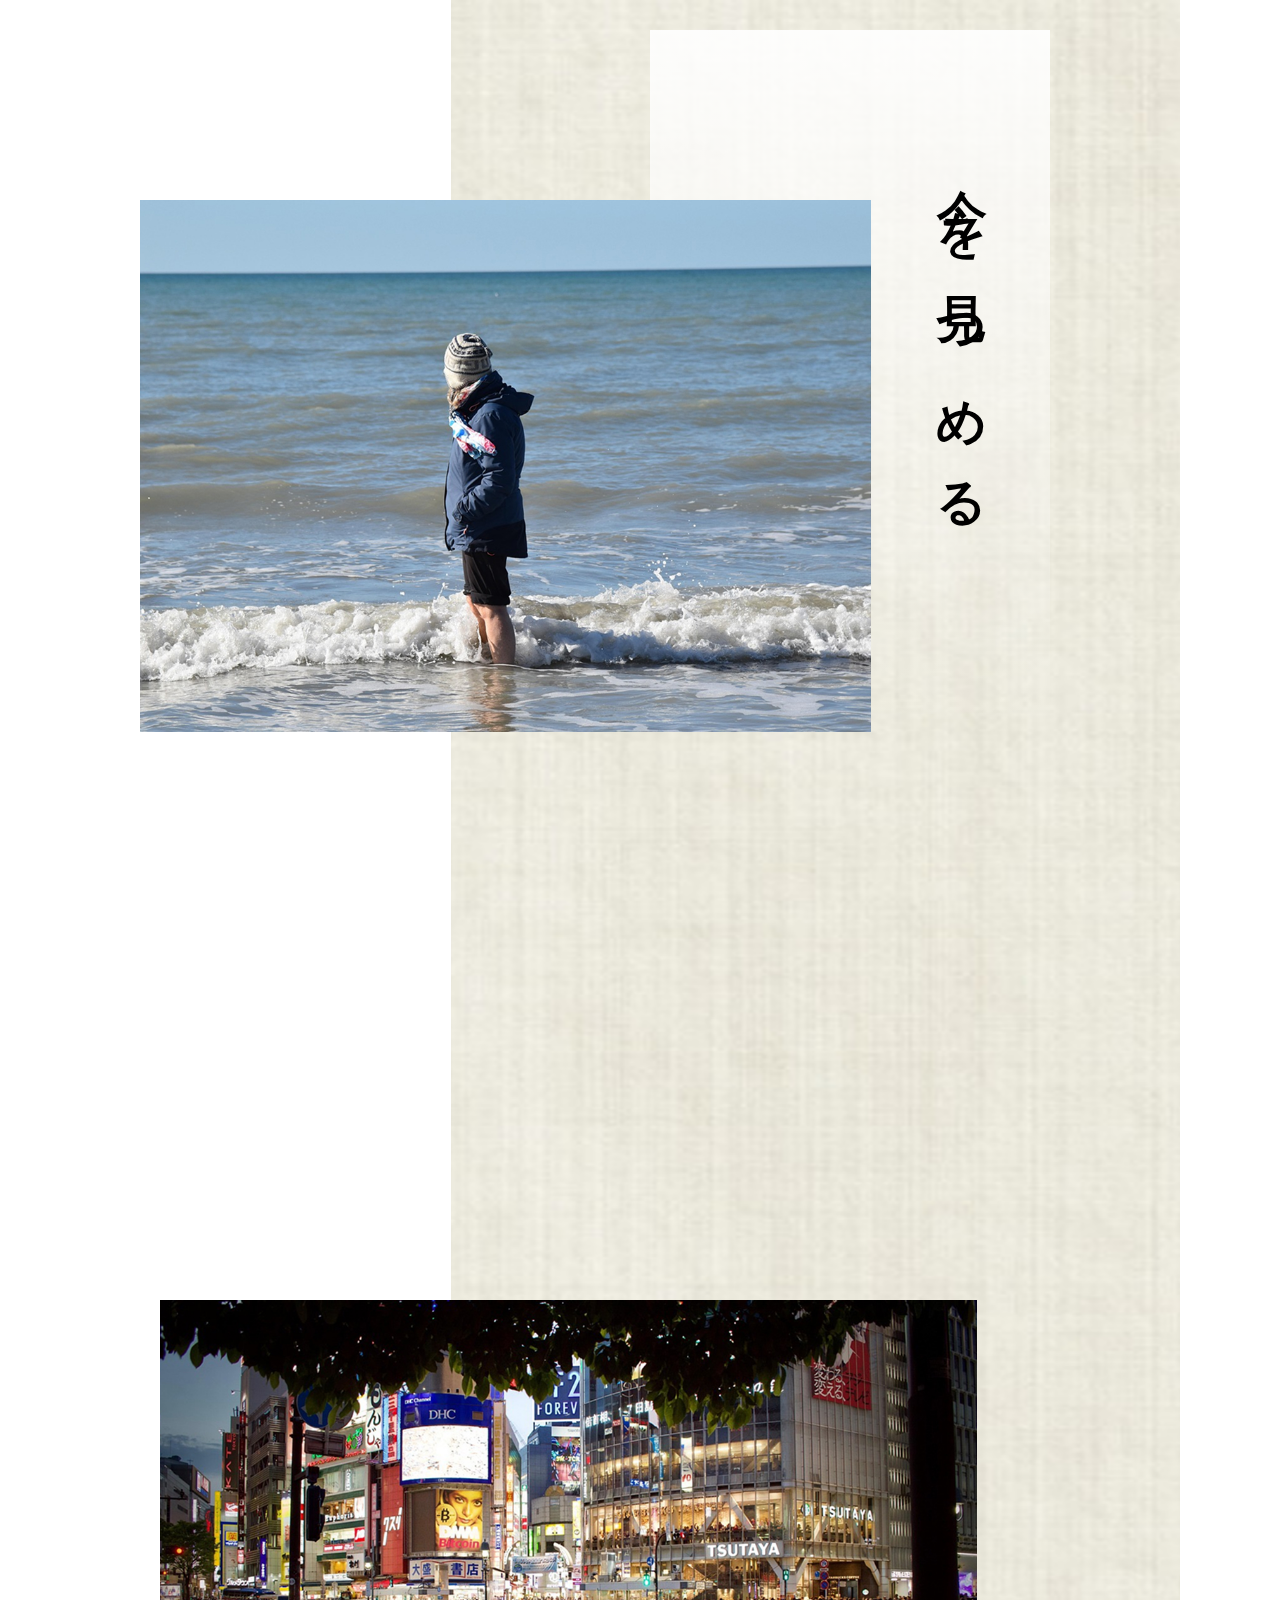
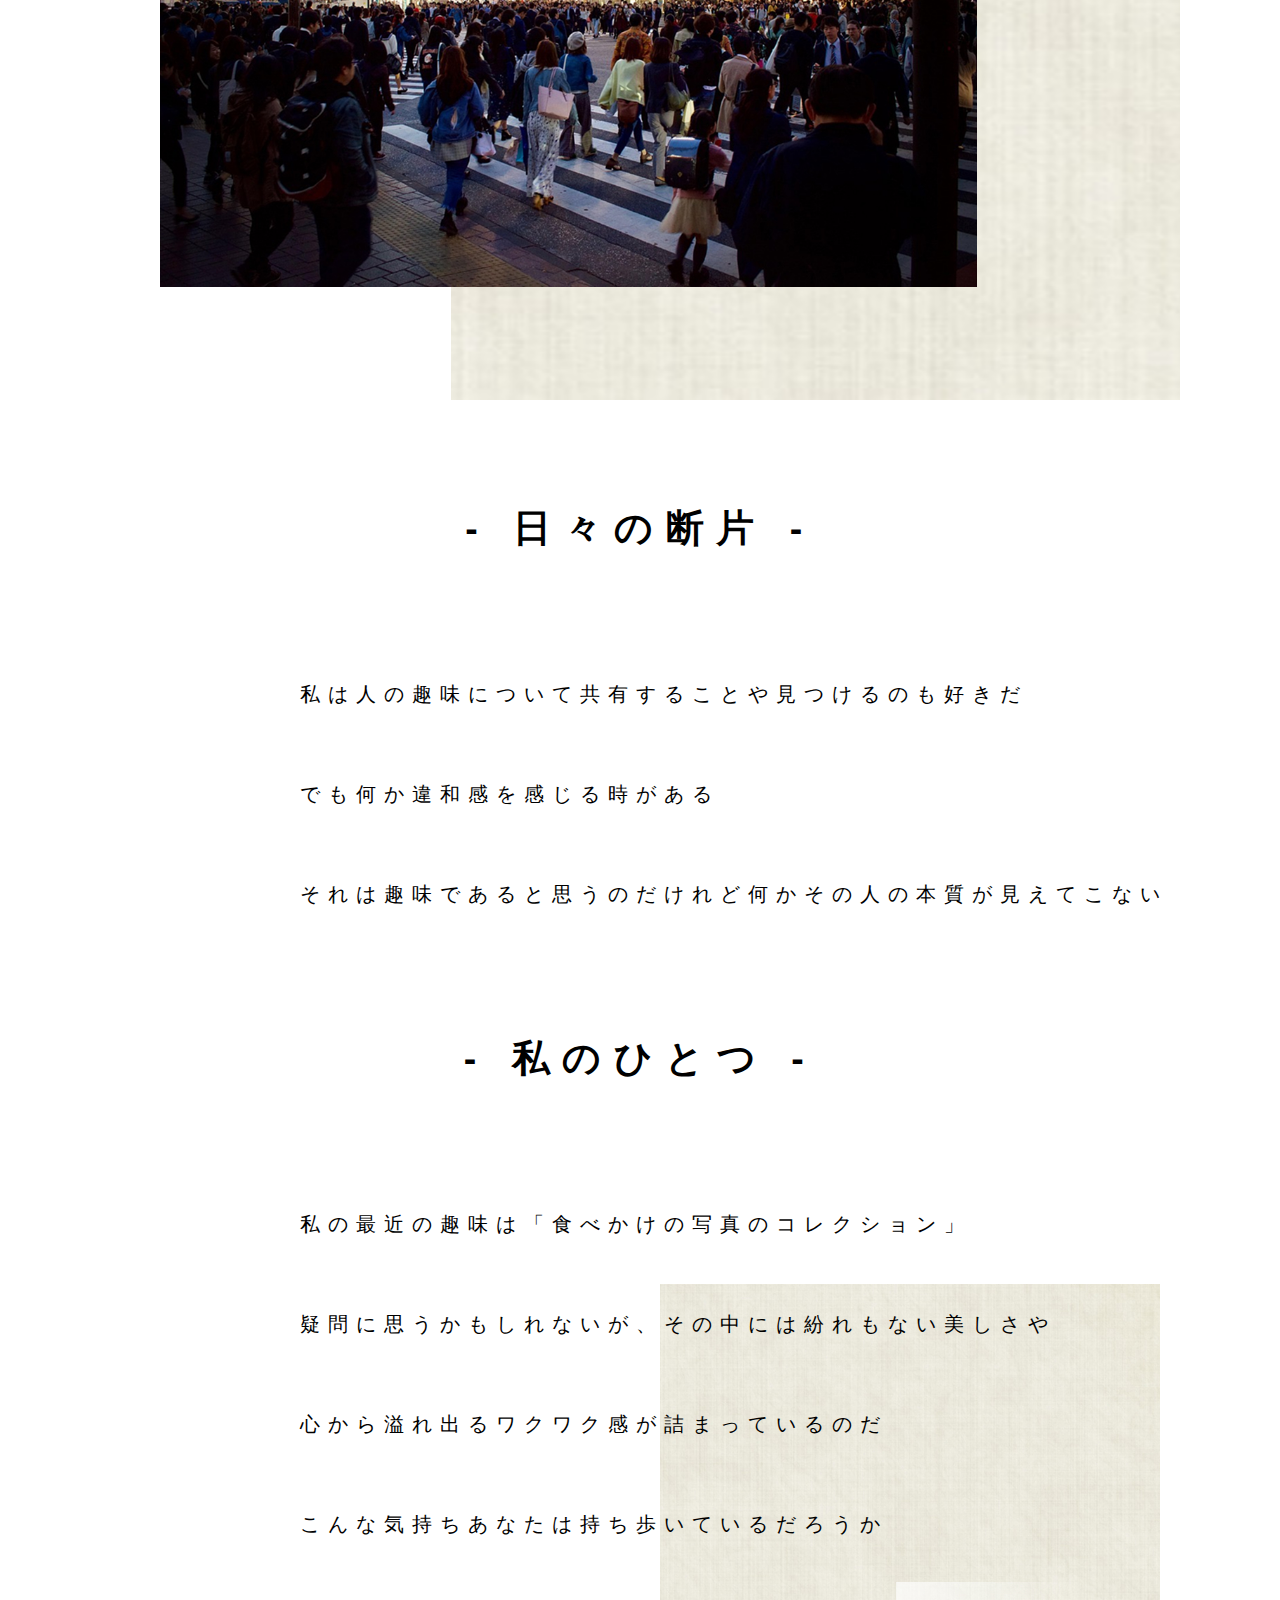
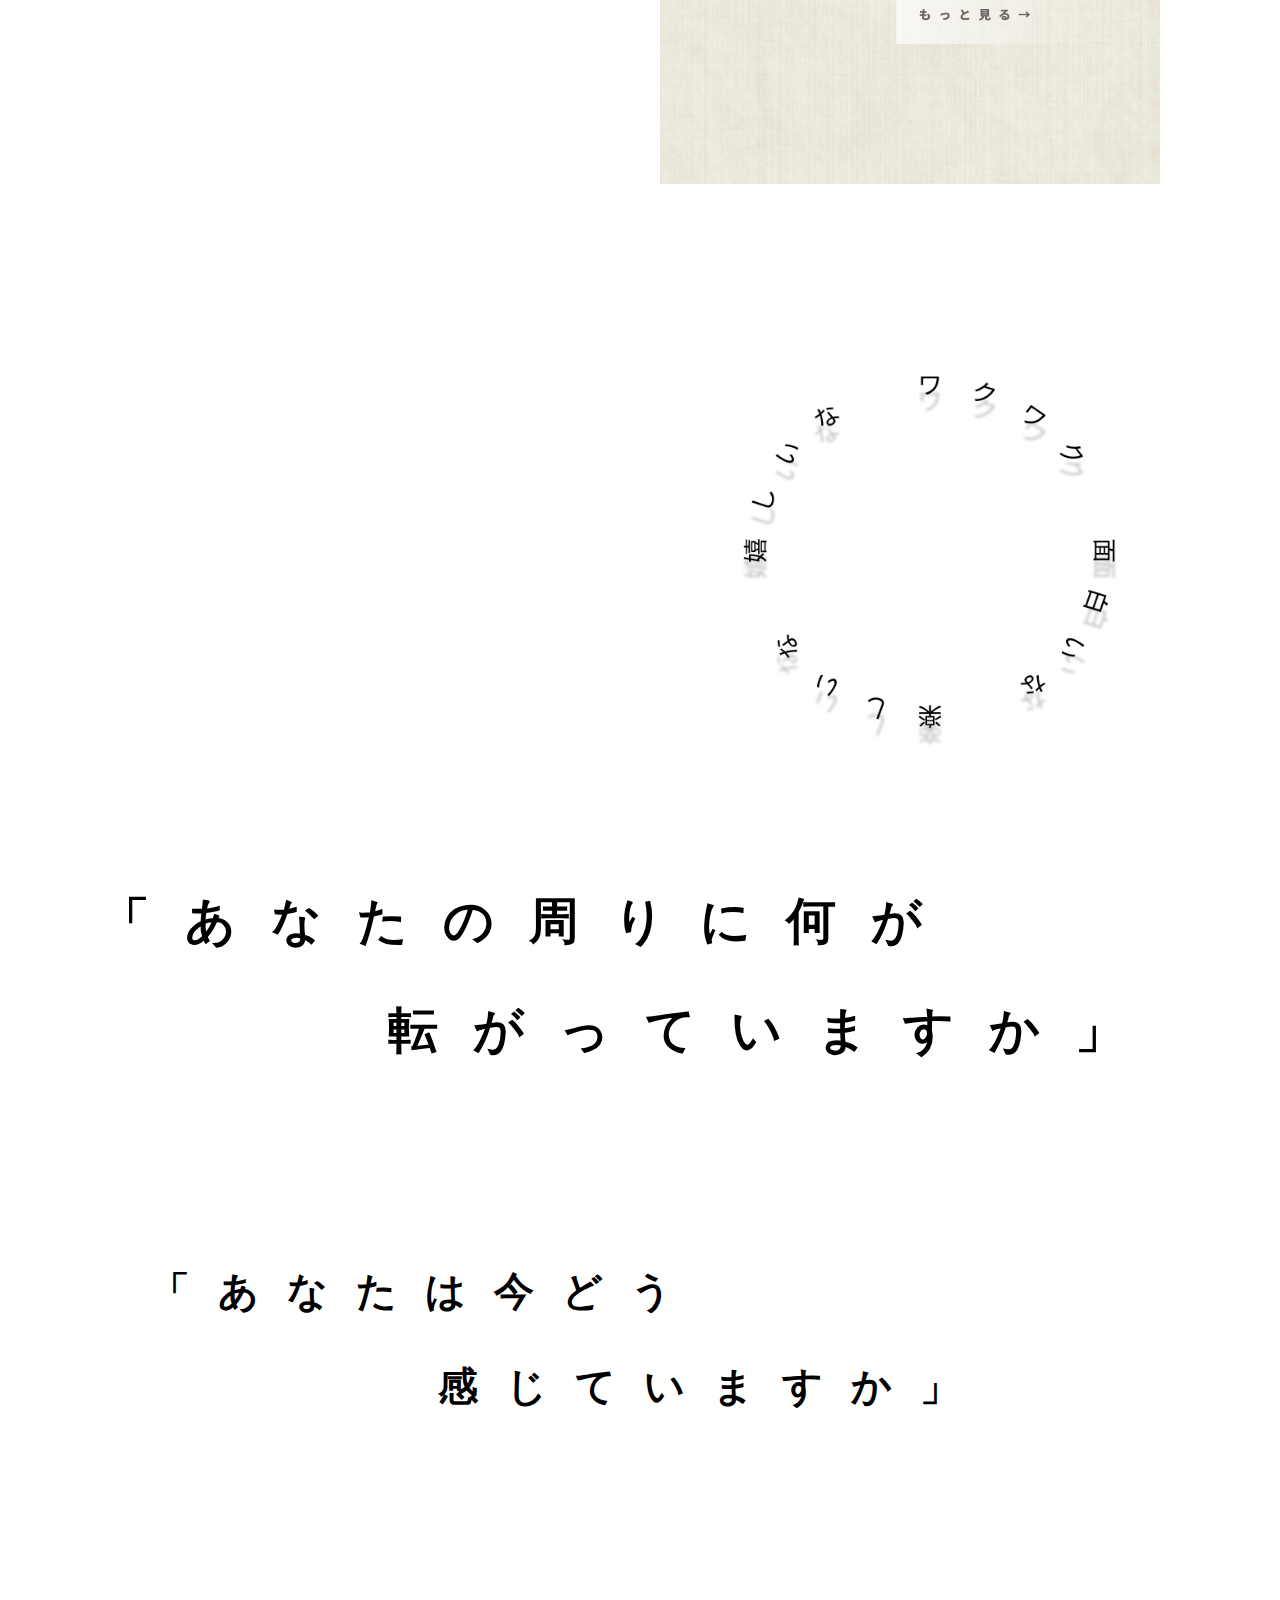
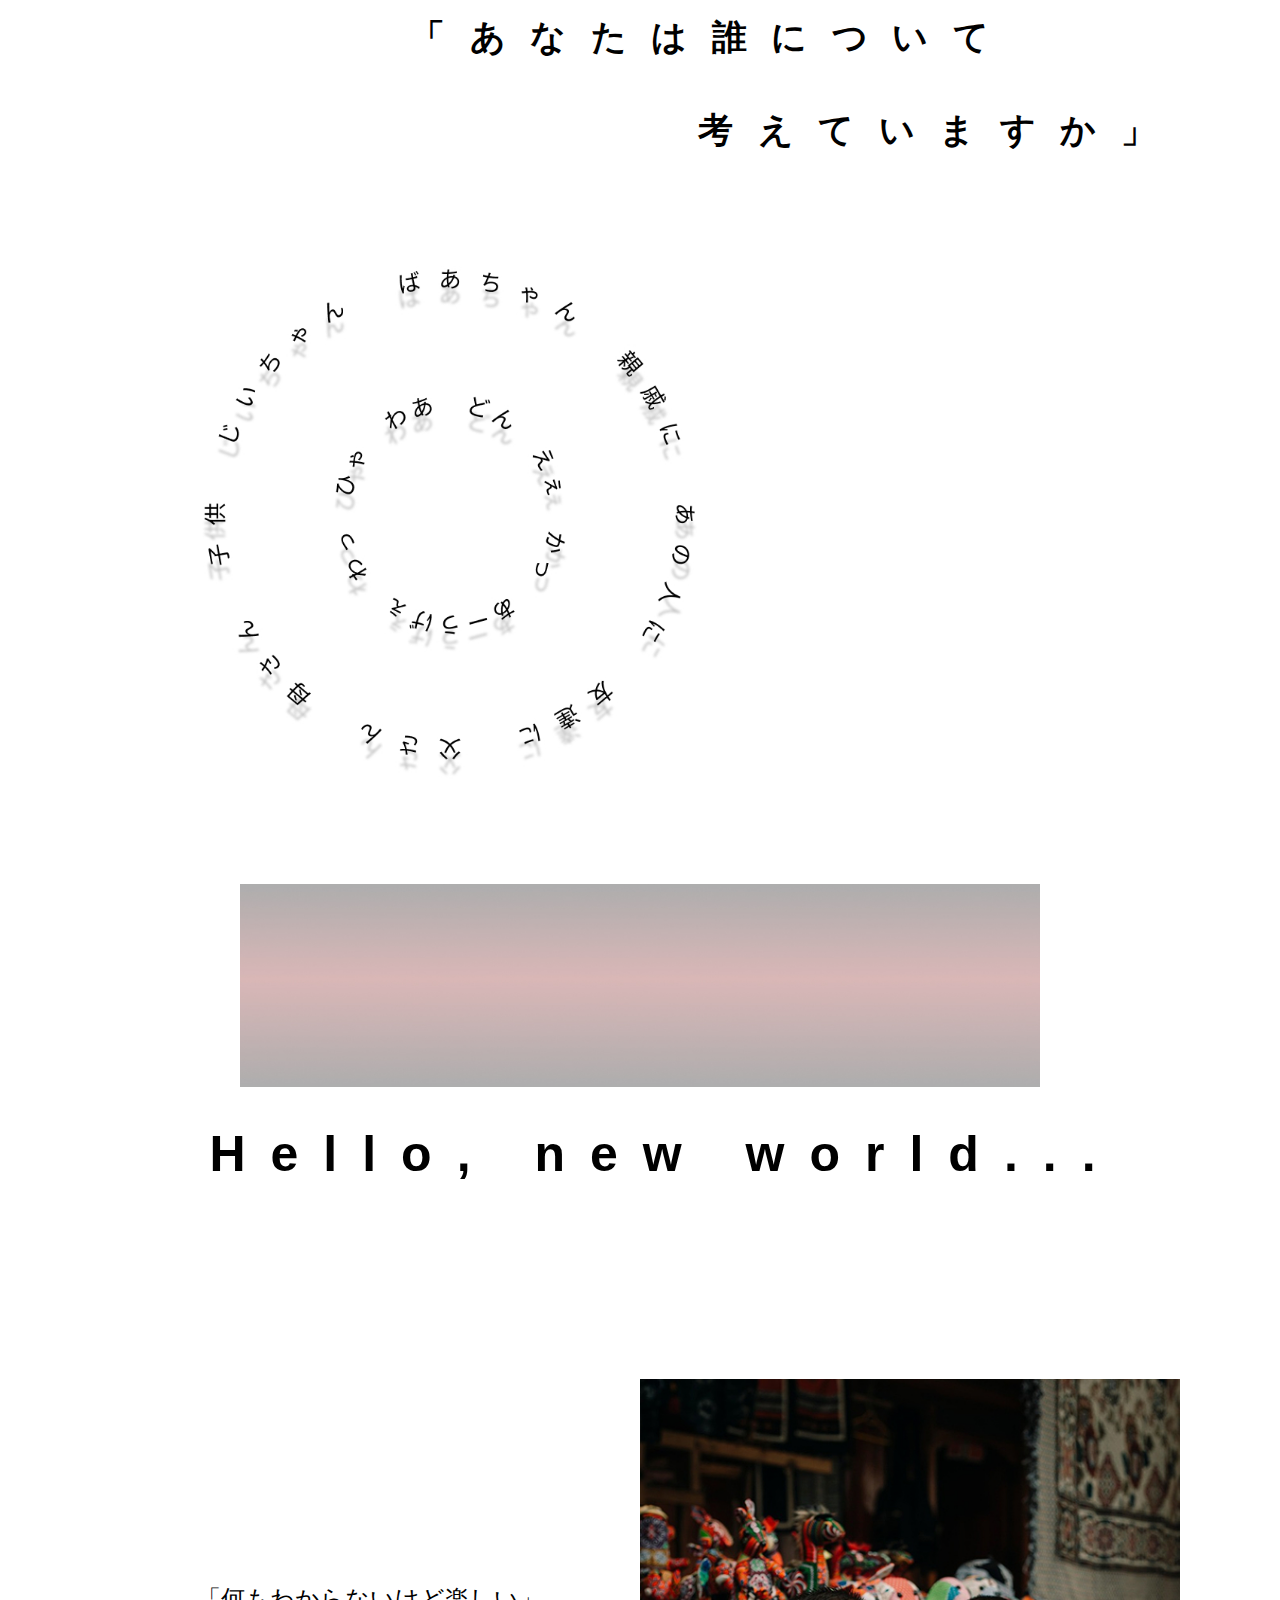
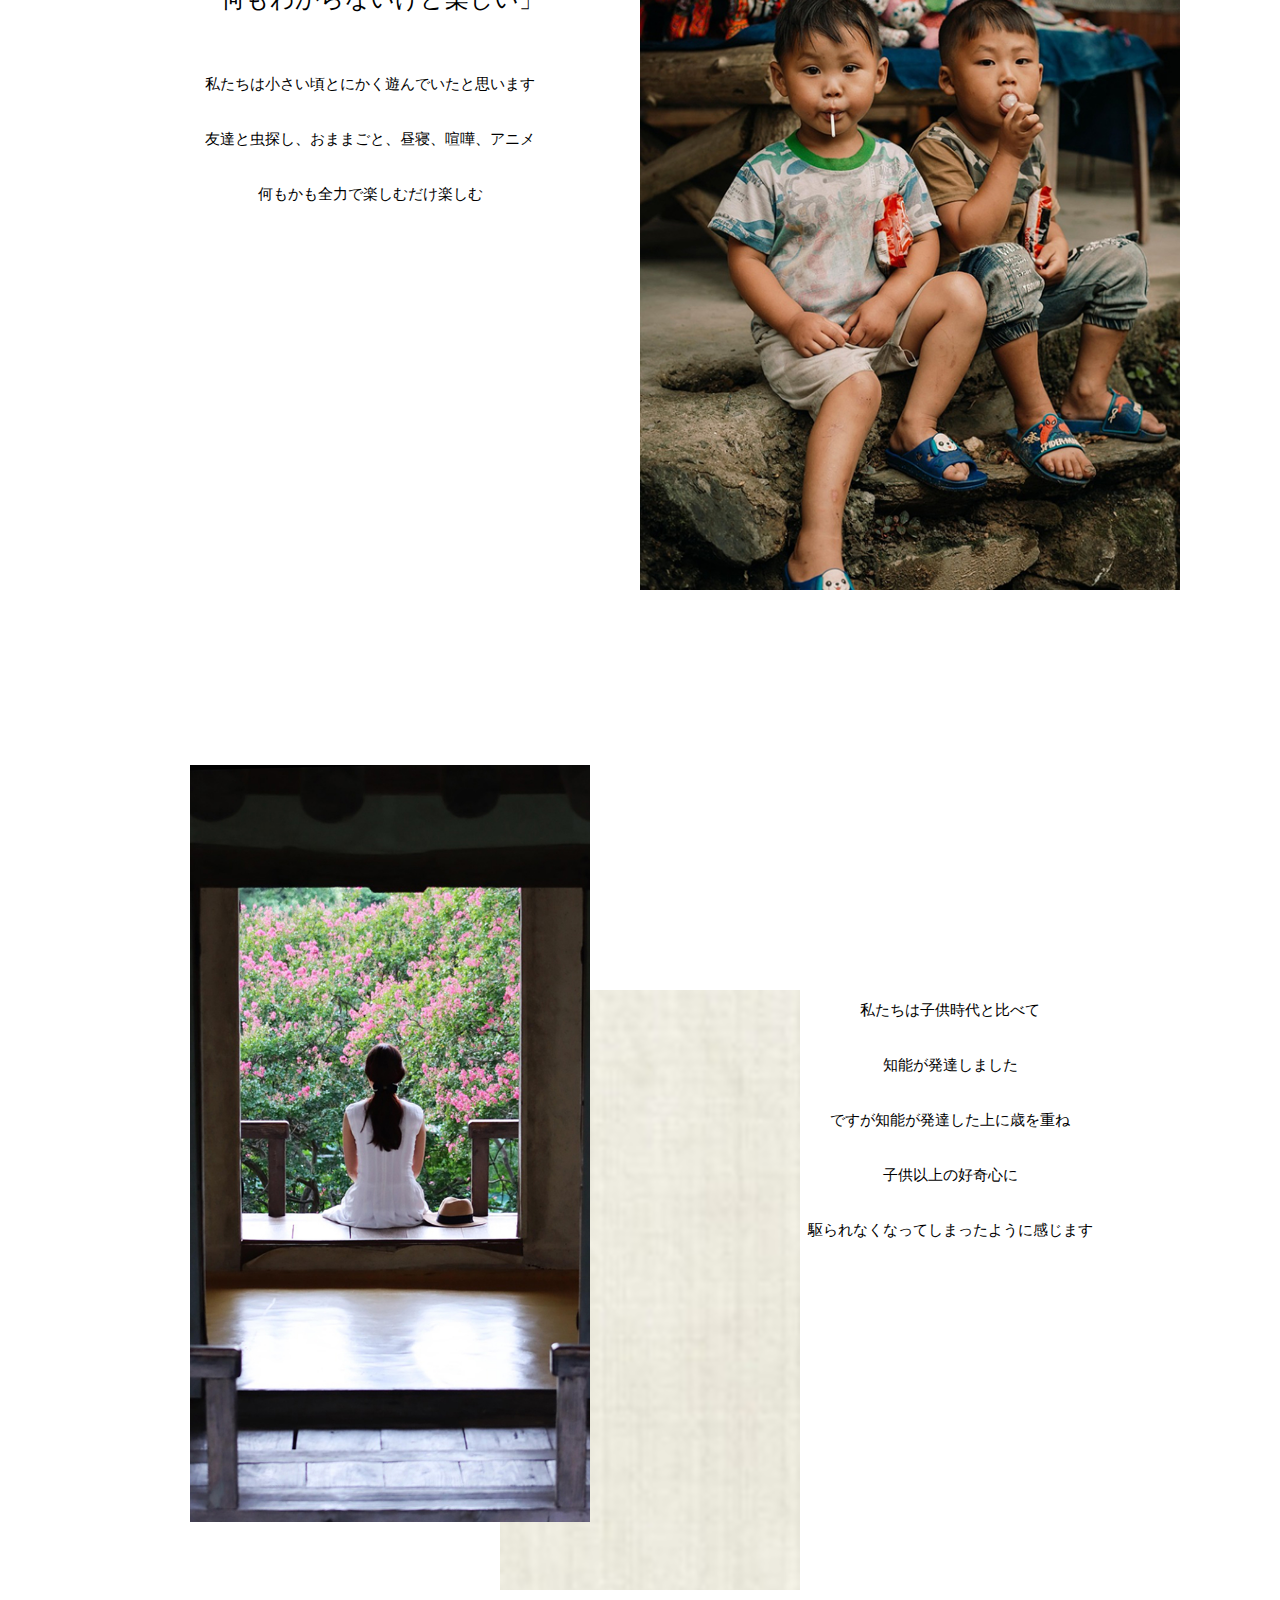
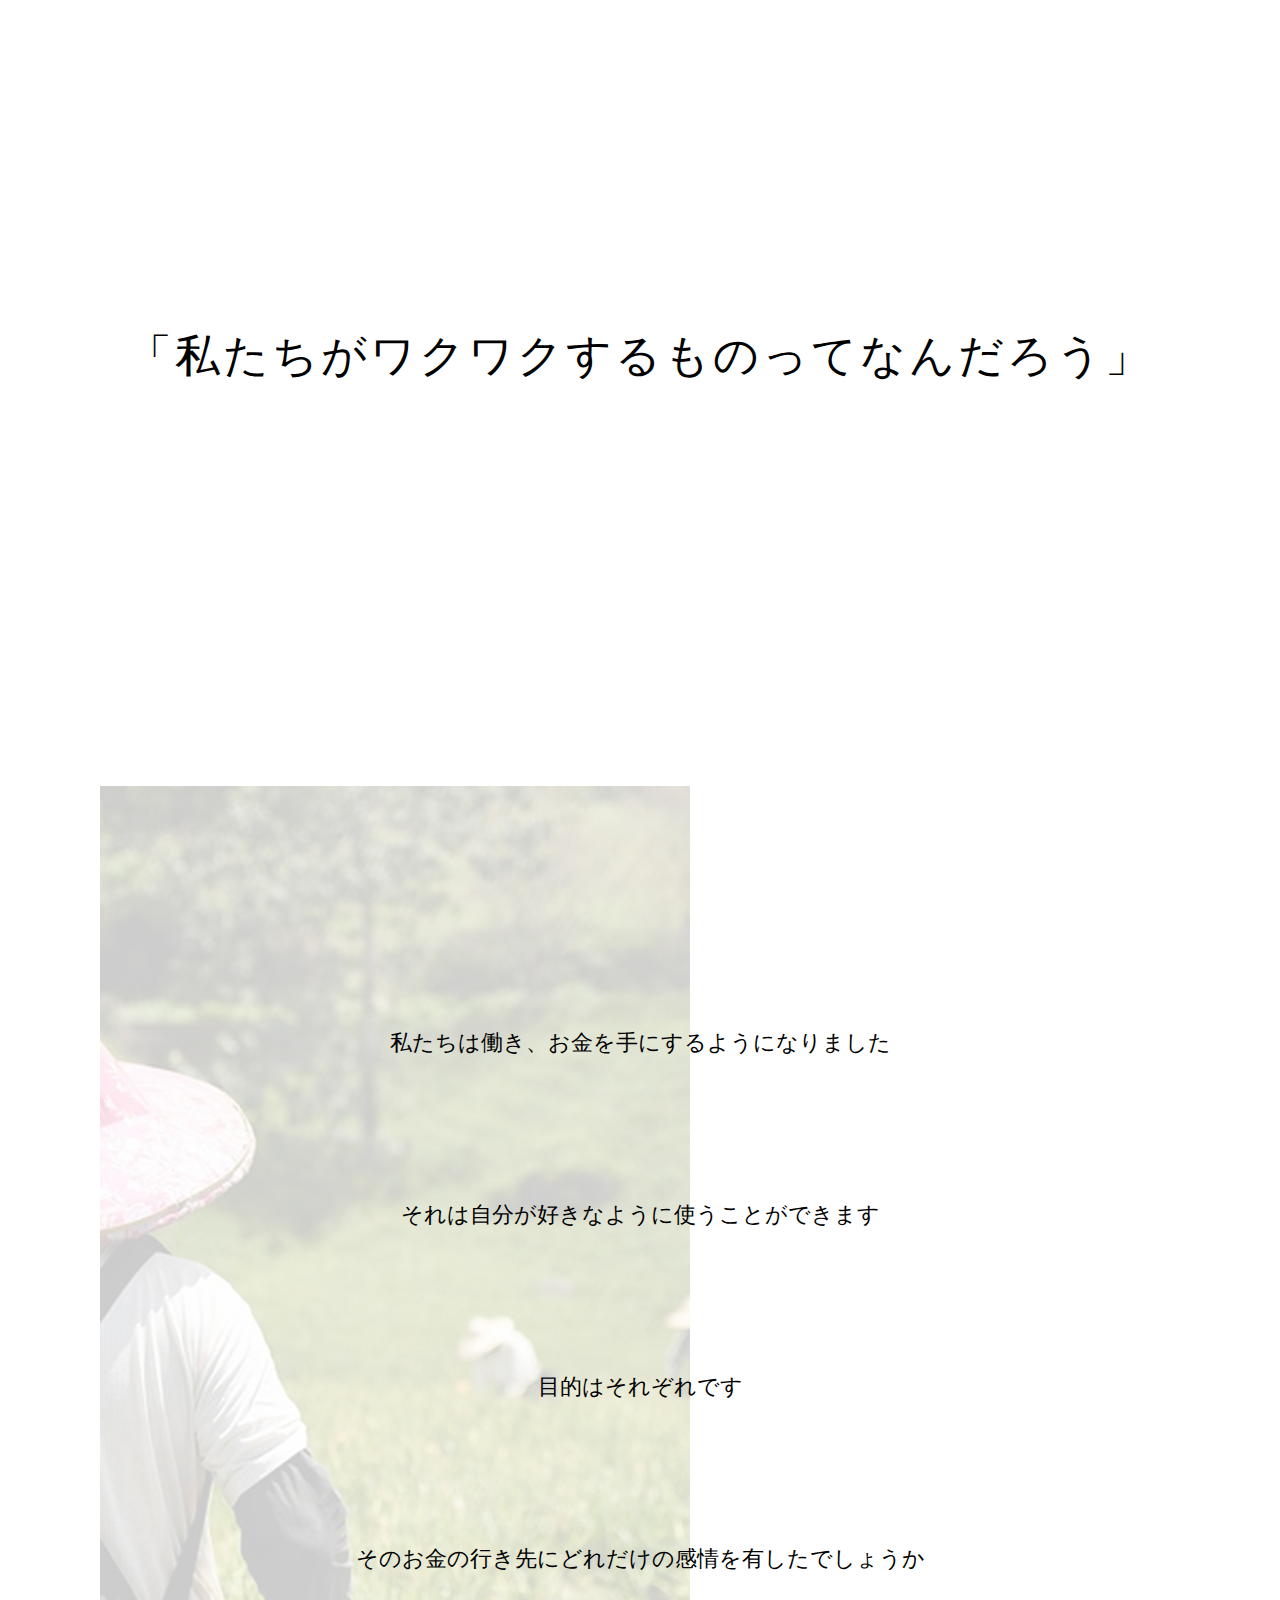
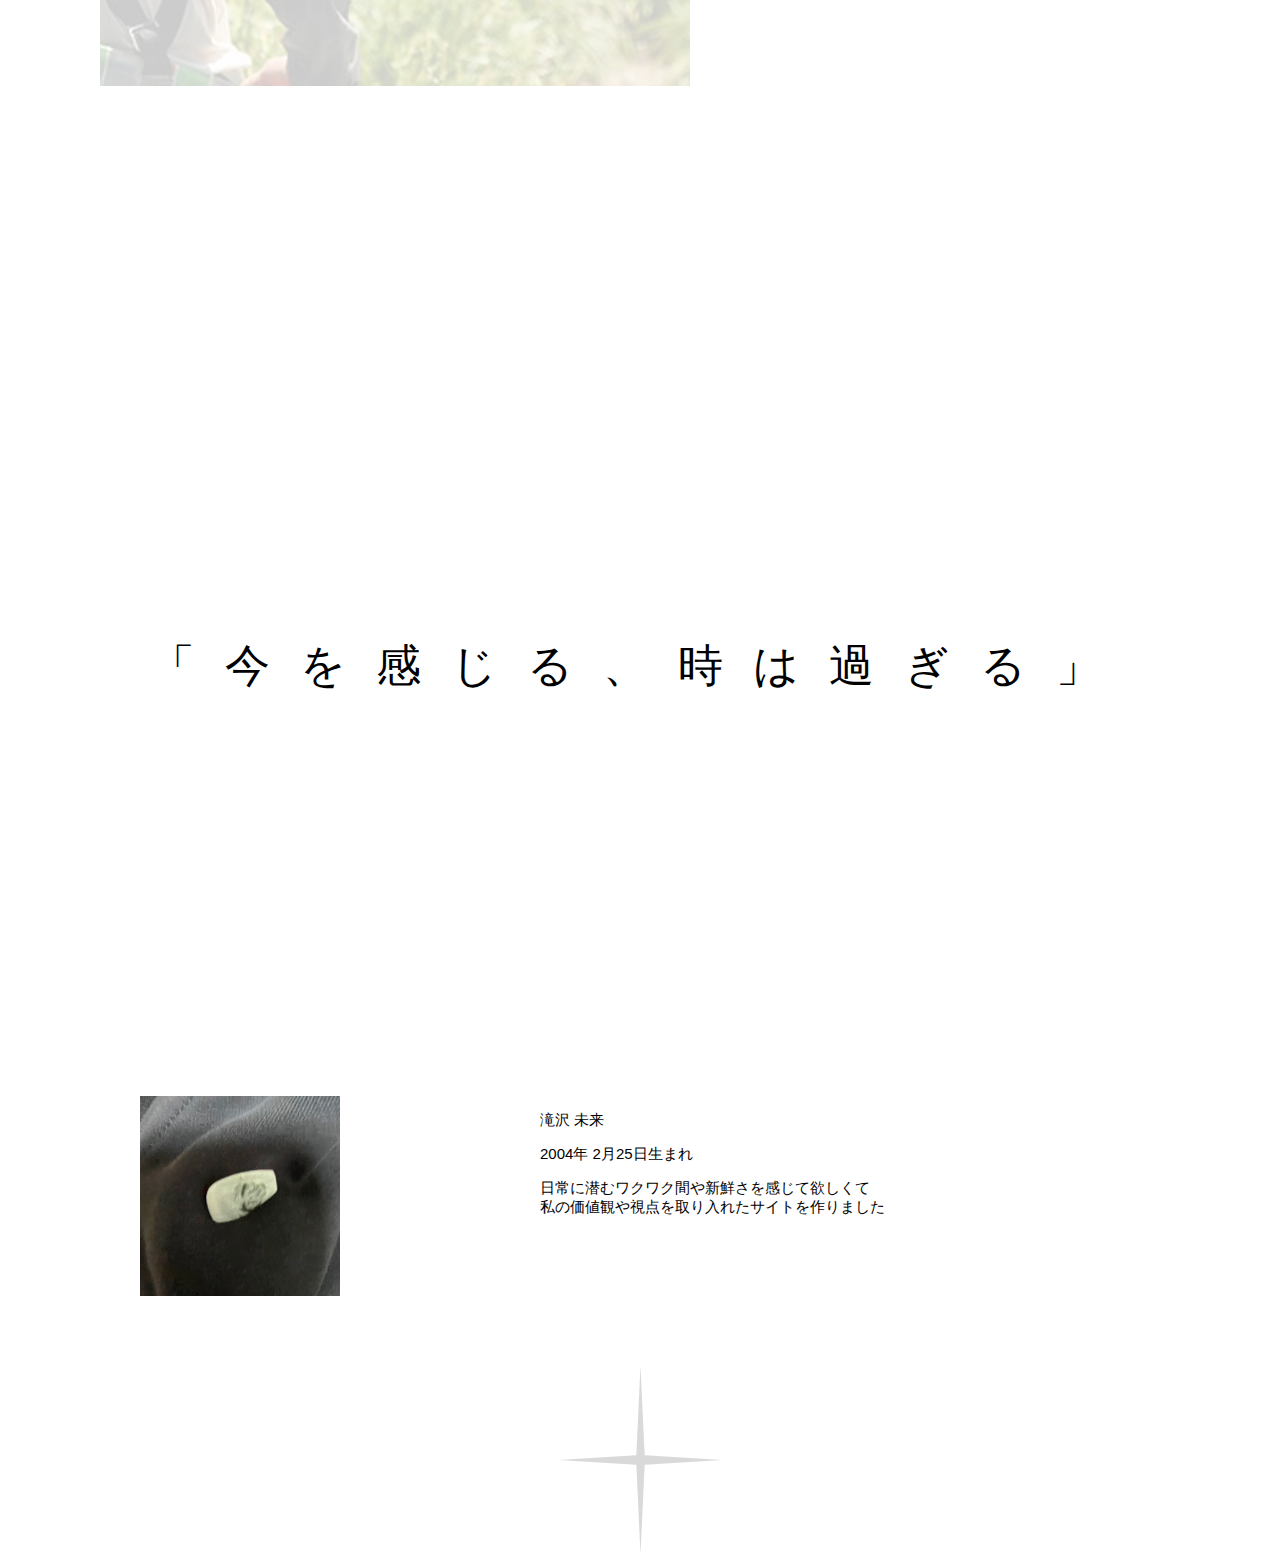
<file: myportfolio/index.html>
<!DOCTYPE html>
<html>
  <head>
    <title>今を見つめる</title>
    <meta charset="UTF-8">
    <meta name="description" content="滝沢未来のポートフォリオ">
    <meta name="viewport" content="width=device-width,initial-scale1,0">
    <link rel="stylesheet" href="style.css">
  </head>
  <body>
    <main>
      <article>

        <section id="main-visual">
           <div id="thema">
              <div id="textbox">
               <h1>今を見つめる</h1>
              </div>
              <div id="main-background">
               <img src="images/background.png" alt="ベージュの布">
              </div>
              <div id="image-main">
               <img src="images/main.jpg" alt="海を眺める男性">
              </div>
              <div id="image-city">
               <img src="images/city.jpg" width="817" height="587" alt="夜中の都会">
              </div>
           </div>
        </section>

        <section id="comment">
          <div id="section2">
            <div class="title">
              <h2>-  日々の断片  -</h2>
            </div>
            <div class="description">
              <p>私は人の趣味について共有することや見つけるのも好きだ</p>
              <p>でも何か違和感を感じる時がある</p>
              <p>それは趣味であると思うのだけれど何かその人の本質が見えてこない</p>
            </div>
            <div class="title">
              <h2>-  私のひとつ  -</h2>
            </div>
            <div id="more">
             <div class="description">
              <p>私の最近の趣味は「食べかけの写真のコレクション」 </p>
              <p>疑問に思うかもしれないが、その中には紛れもない美しさや</p>
              <p>心から溢れ出るワクワク感が詰まっているのだ</p>
              <p>こんな気持ちあなたは持ち歩いているだろうか</p>
            </div>
            <div id="more-img">
              <img src="images/more.jpg" alt="もっとみる">
            </div>
             <a href="hobby.html" class="more-btn"></a>
            </div>
          </div>
        </section>

        <section id="catchphrase">
            <div id="catchphrase1">           
              <h2>「あなたの周りに何が</h2>
             <div class="text-indent">
               <h2>転がっていますか」</h2>
             </div>
           </div>
            <div id="catchphrase1h3">
             <h3>「あなたは今どう</h3>
              <div class="text-indent">
               <h3>感じていますか」</h3>
              </div>
            </div>
            <div id="catchphrase1h4">
             <h4>「あなたは誰について</h4>
              <div class="text-indent">
               <h4>考えていますか」</h4>
             </div>      
           </div>

          <div id="catchphrase2">
            <img src="images/backgroud2.jpg" alt="中心がピンクで周りは薄い青のグラデーション">
            <h1>Hello, new world...</h1>
          </div>
        </section>
        
        <section id="content">
          <div id="content-child">
            <div id="child-description">
             <h2>「何もわからないけど楽しい」</h2>
             <p>私たちは小さい頃とにかく遊んでいたと思います</p>
             <p>友達と虫探し、おままごと、昼寝、喧嘩、アニメ</p>
             <p>何もかも全力で楽しむだけ楽しむ</p>
            </div>
            
             <img src="images/children.jpg" alt="お菓子を食べている2人の男の子">
                    
          </div>

          <div id="content-now">
             <div id="now-description">
               <p>私たちは子供時代と比べて</p>
               <p>知能が発達しました</p>
               <p>ですが知能が発達した上に歳を重ね</p>
               <p>子供以上の好奇心に</p>
               <p>駆られなくなってしまったように感じます</p>
             </div>
            <img src="images/woman.jpg" alt="背中を向けて座っている女性">
          </div>

          <div class="phrase we">
            <h2>「私たちがワクワクするものってなんだろう」</h2>
          </div>
        </section>

        <section id="about-money">
          <div id="ab-description">
           <p>私たちは働き、お金を手にするようになりました</p>
           <p>それは自分が好きなように使うことができます</p>
           <p>目的はそれぞれです</p>
           <p>そのお金の行き先にどれだけの感情を有したでしょうか</p>
          </div>

          <div class="phrase now">
            <h2>「今を感じる、時は過ぎる」</h2>
          </div>
        </section>

        <section id="introuduction">
          <div id="flex">
           <img src="images/miku.jpg" alt="私が作った白をベースに黒いハスが描かれたネイルチップ">
           <div id="text">
             <p>滝沢 未来</p>
             <p>2004年 2月25日生まれ</p>
             <p>日常に潜むワクワク間や新鮮さを感じて欲しくて<br>私の価値観や視点を取り入れたサイトを作りました</p>
            </div>
          </div>
          <div id="star">
            <img src="images/star.jpg" alt="四つ星">
          </div>
        </section>

      </article>
    </main>
  </body>

</html>
</file>
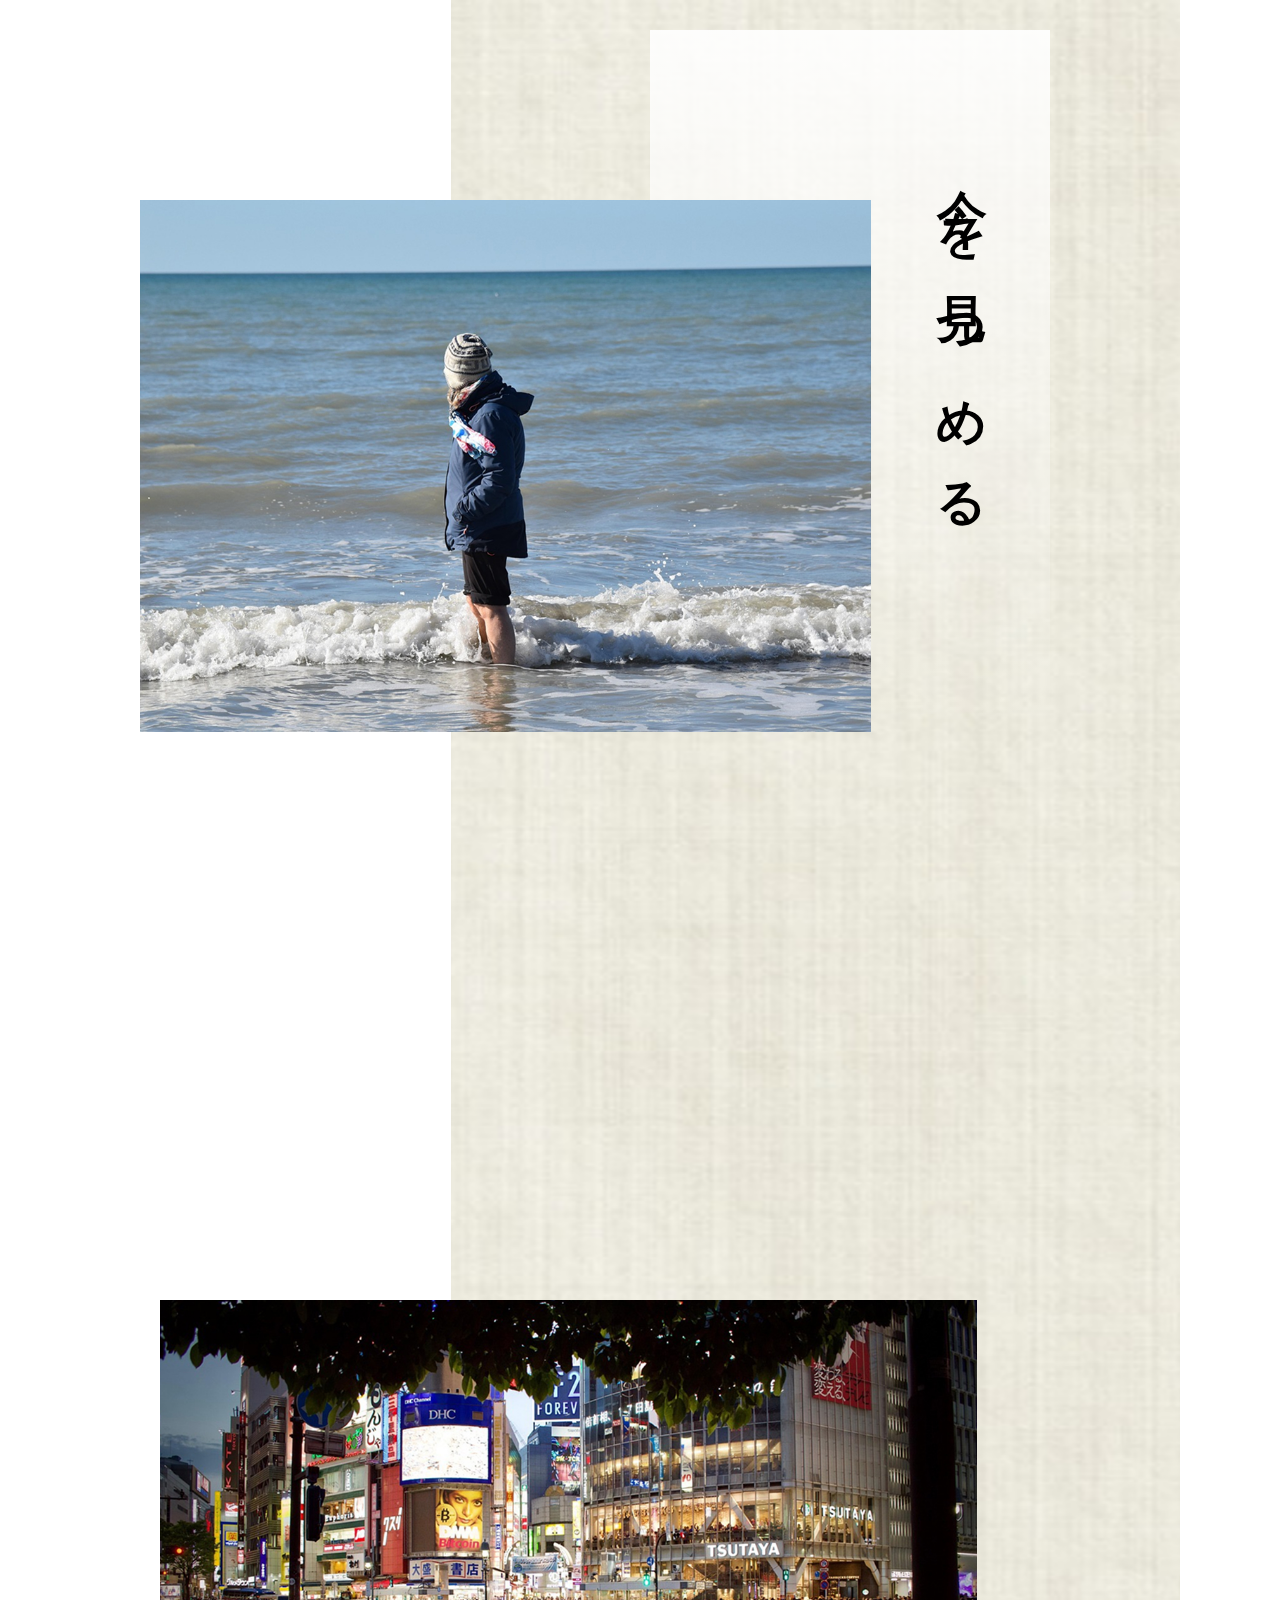
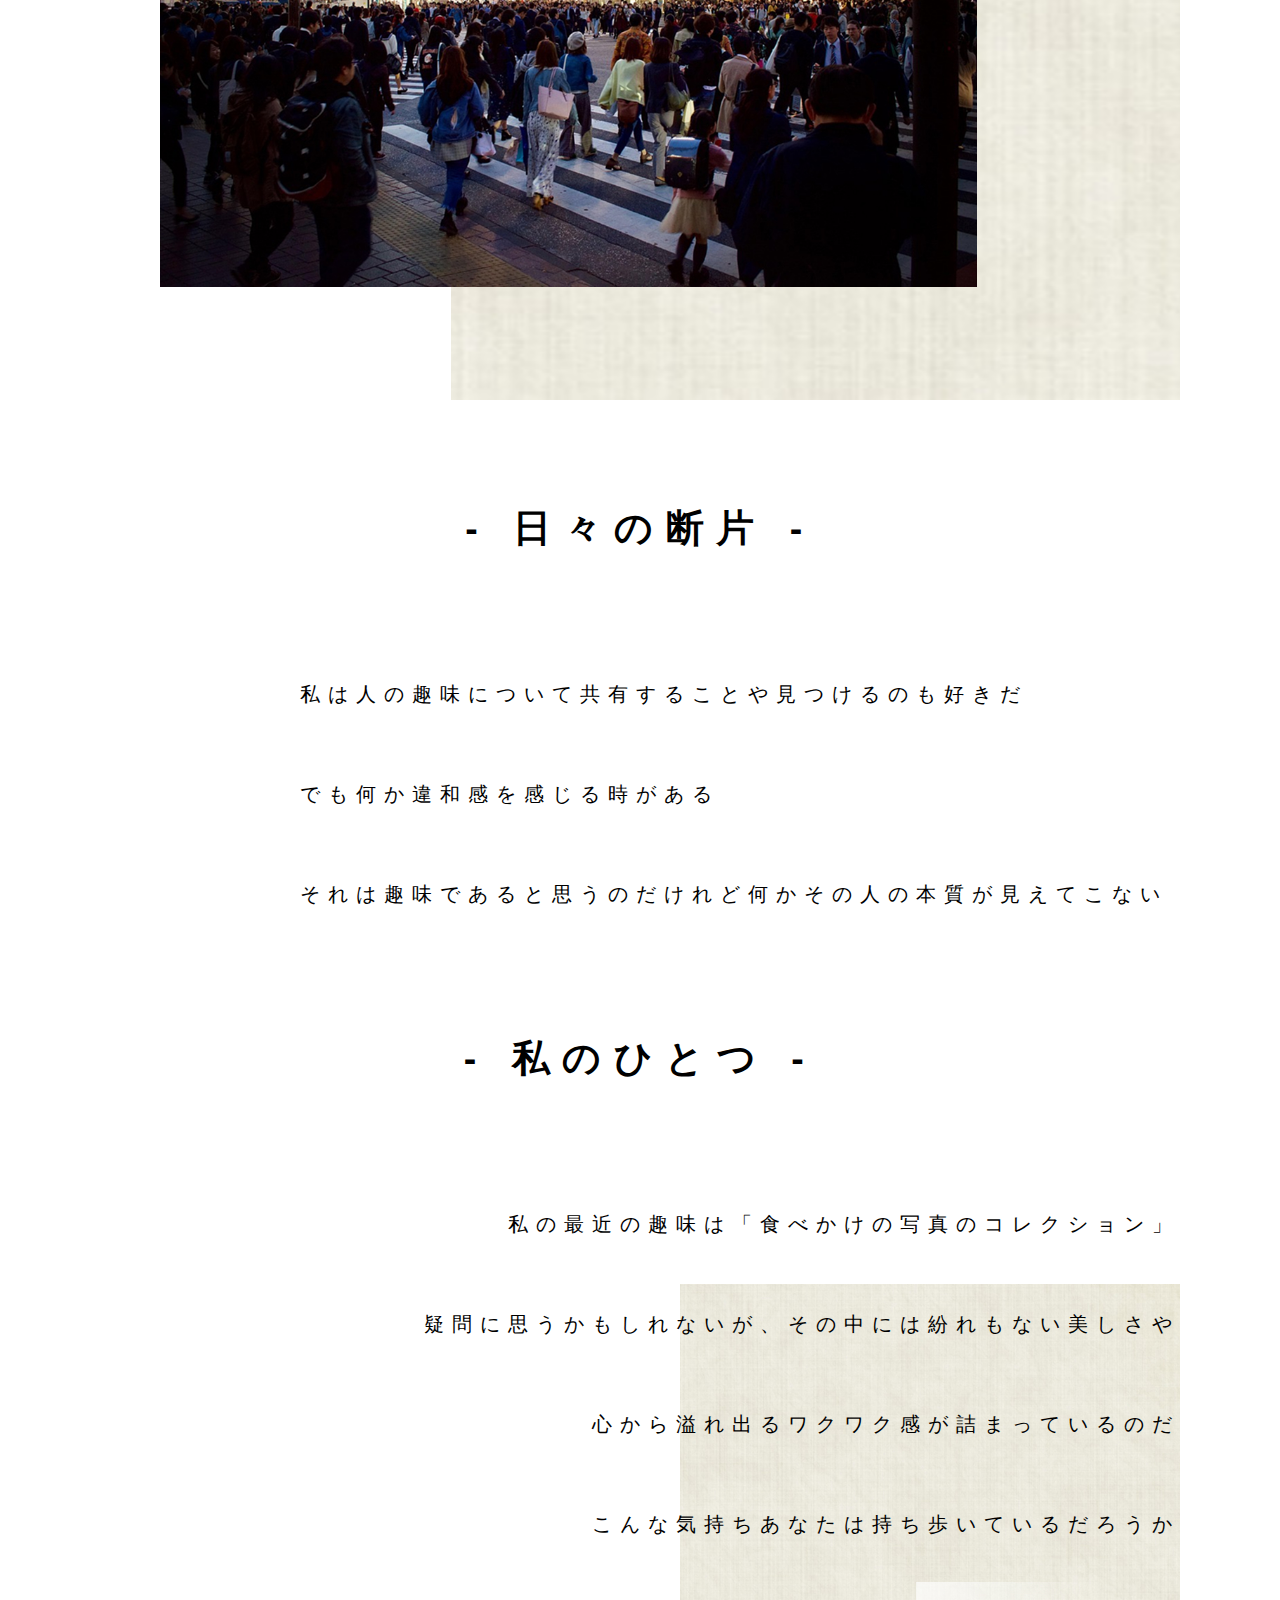
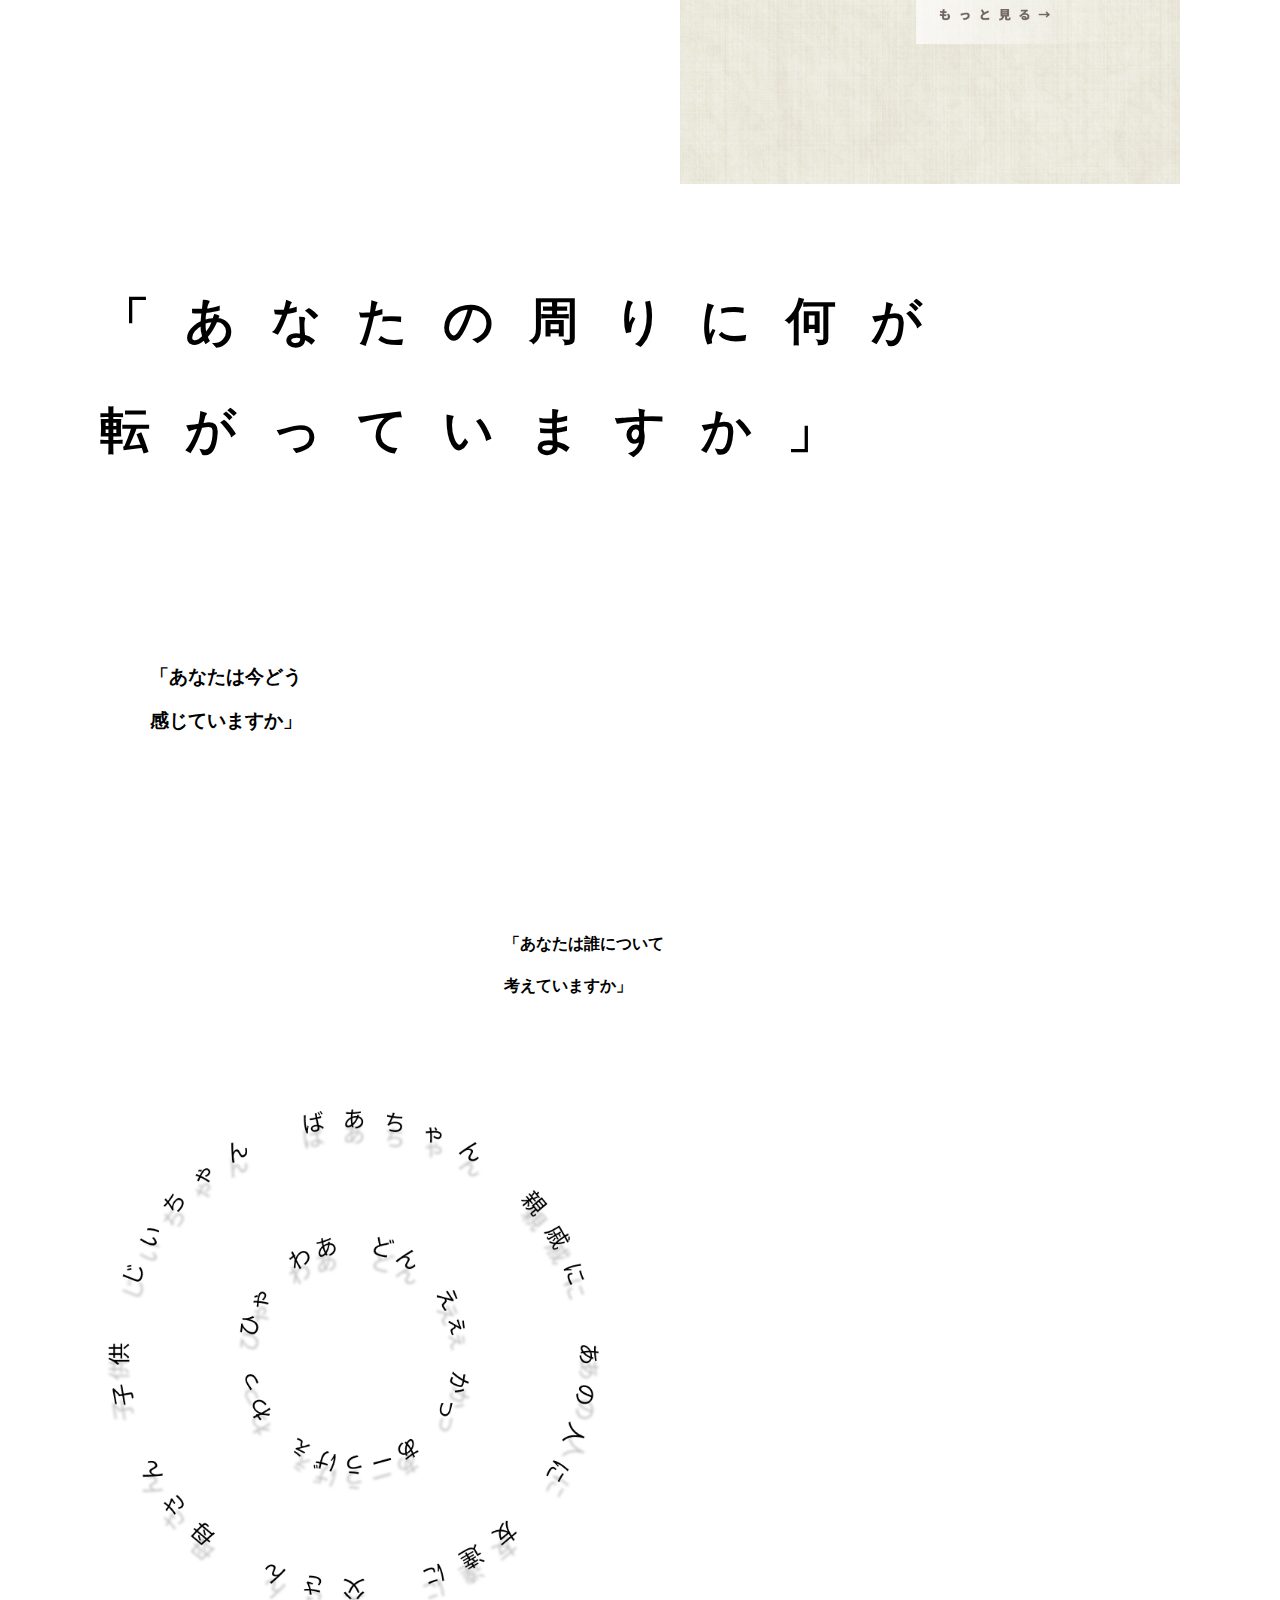
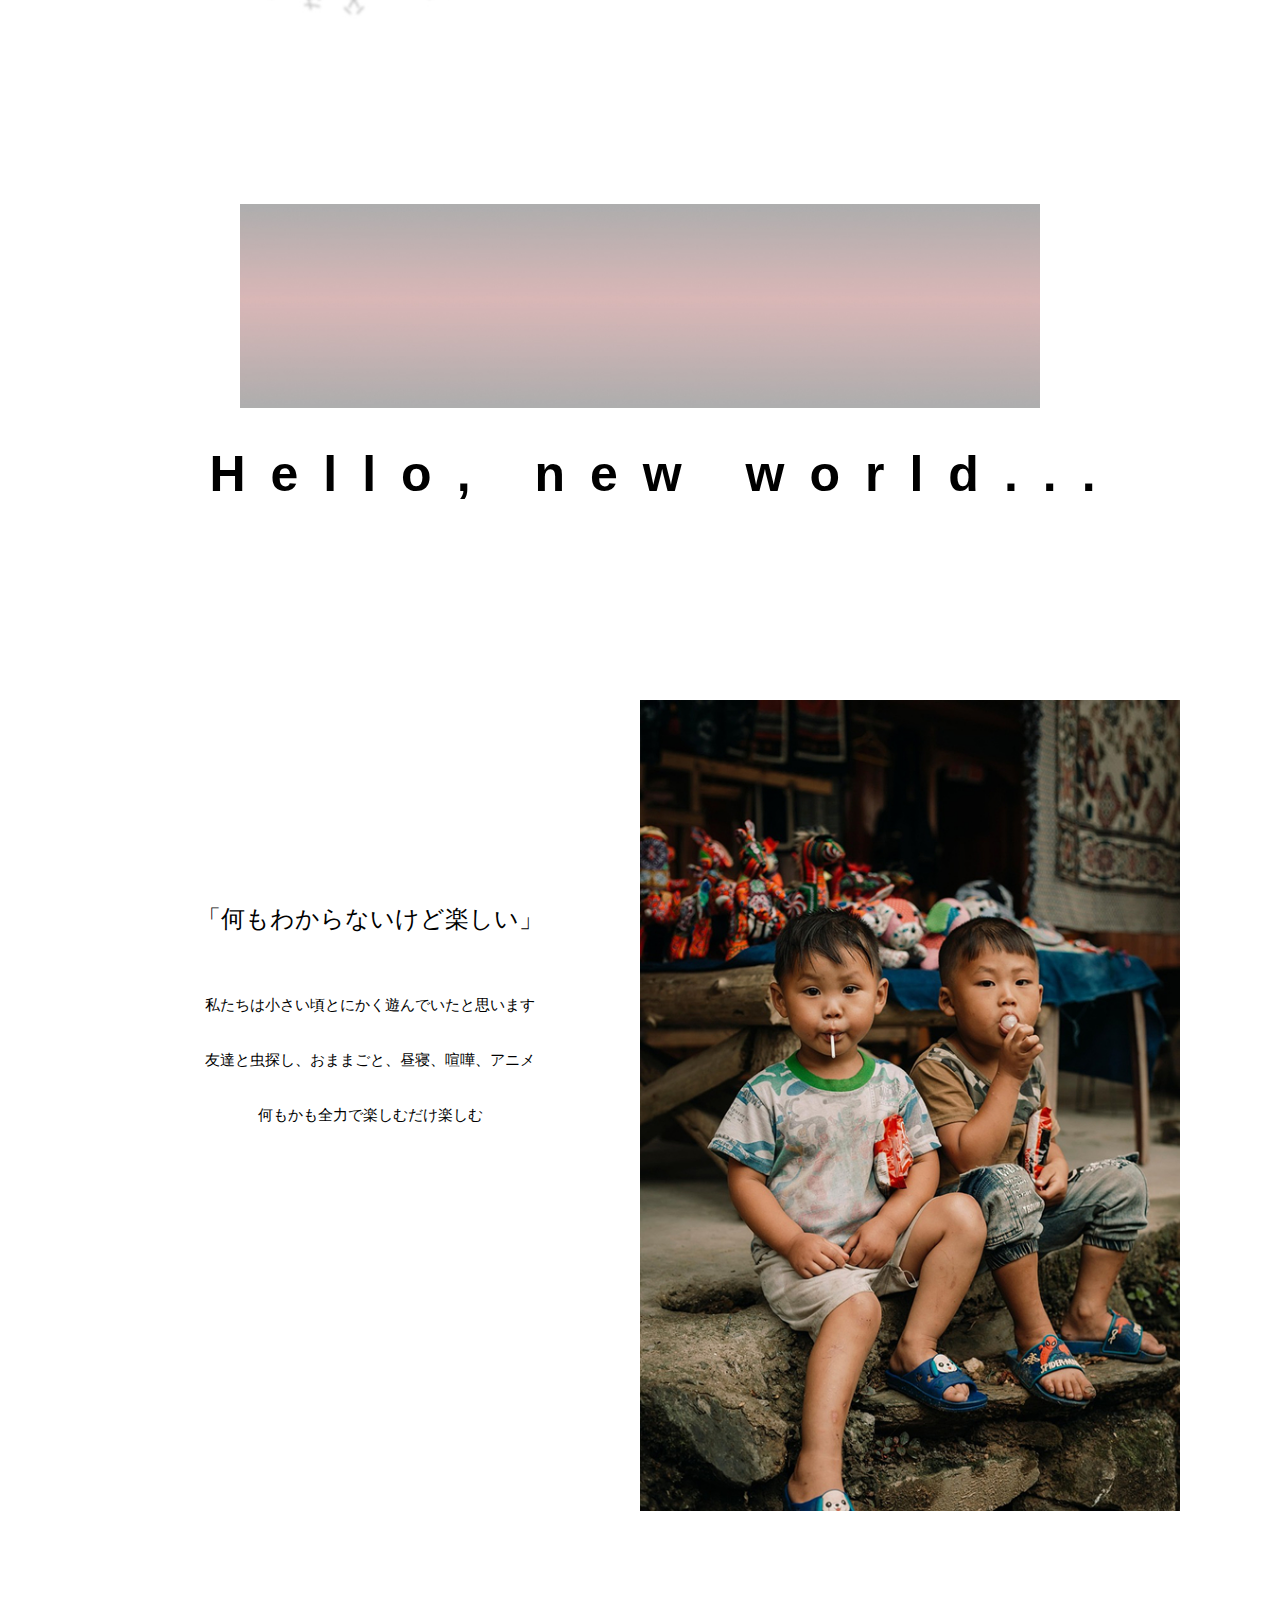
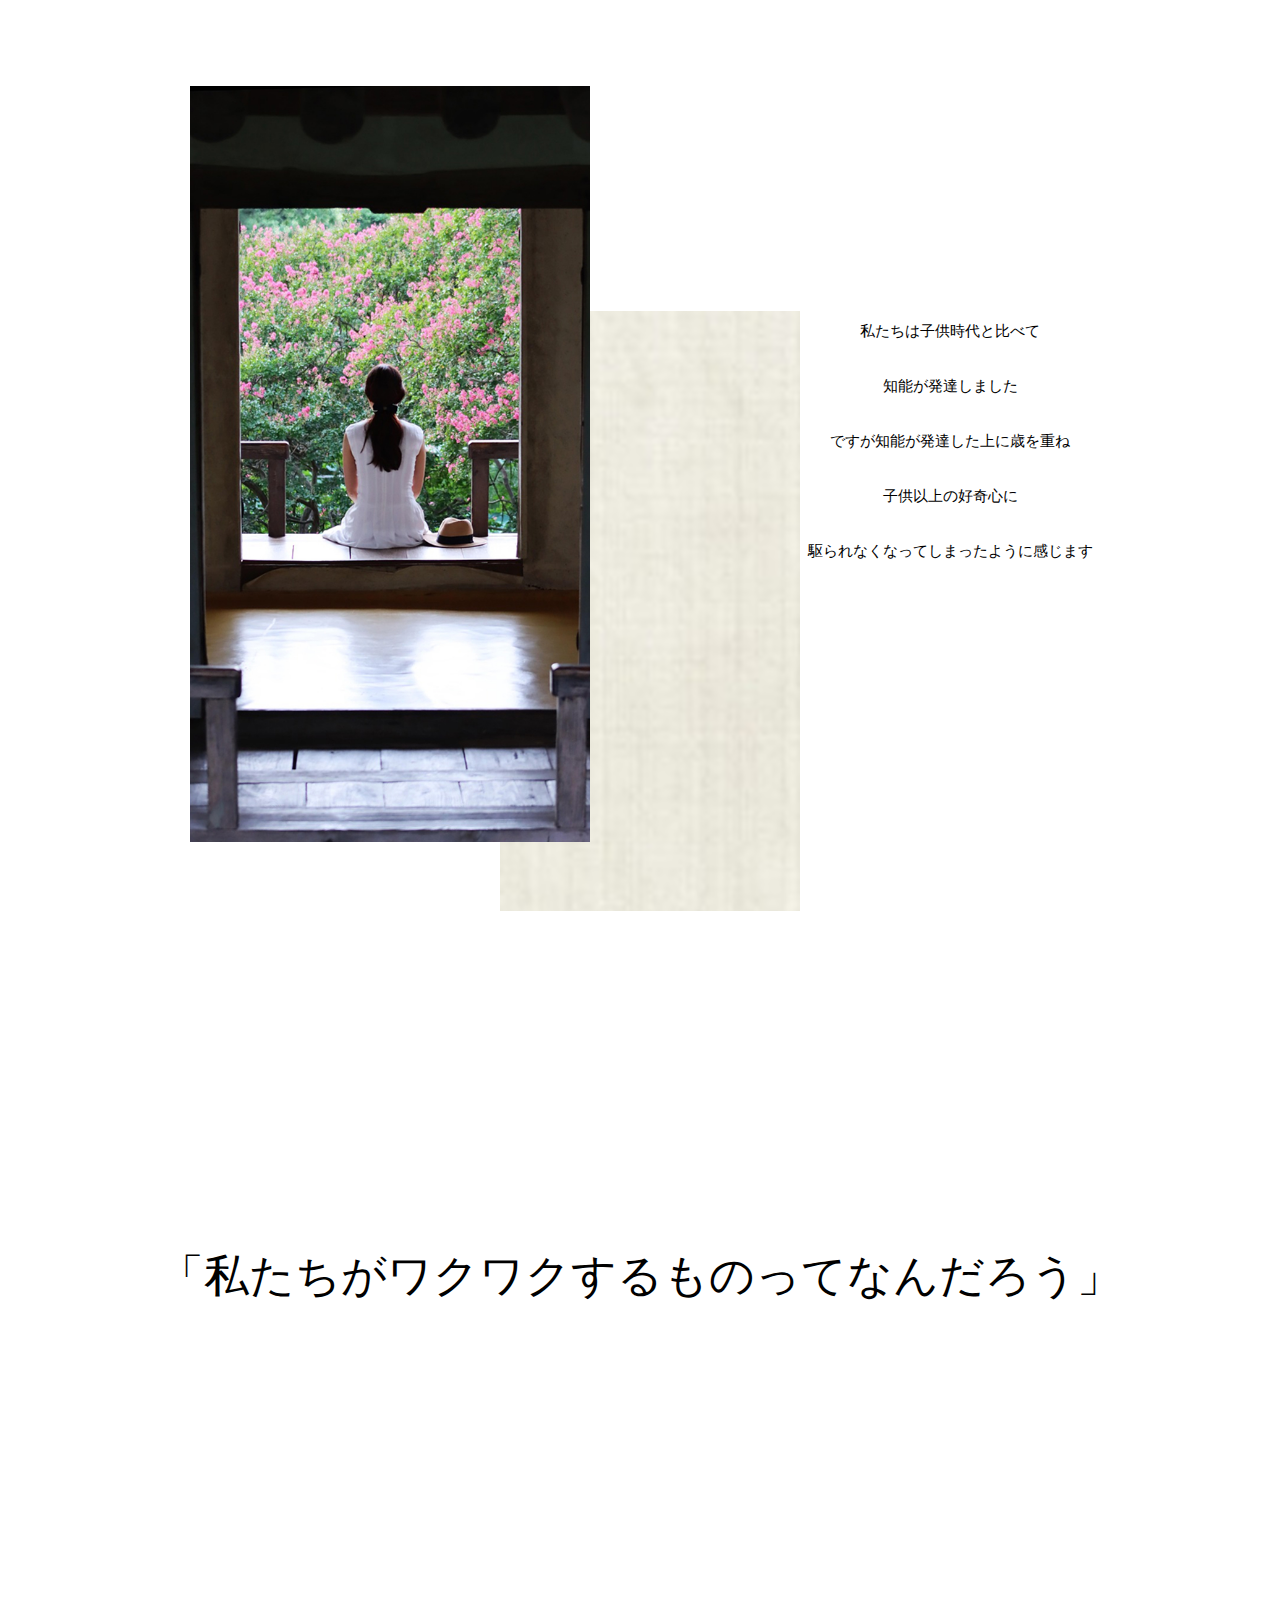
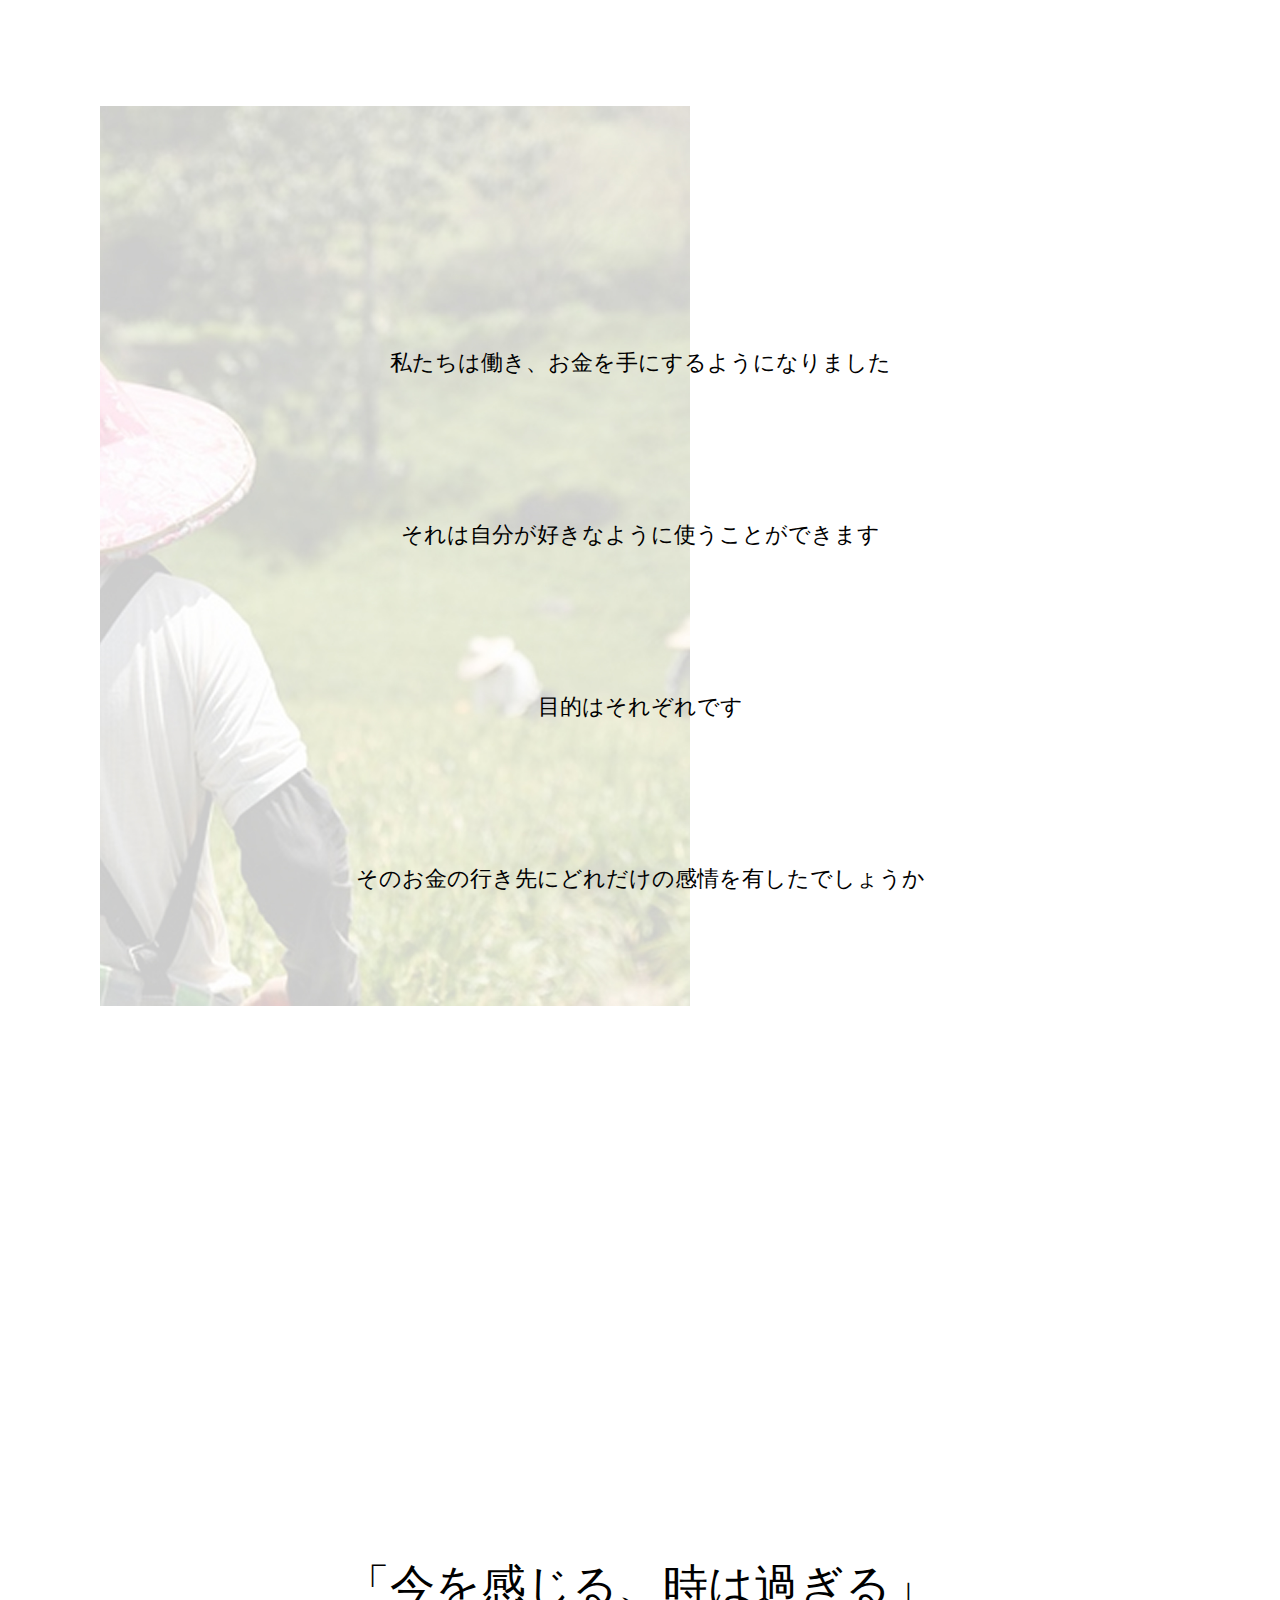
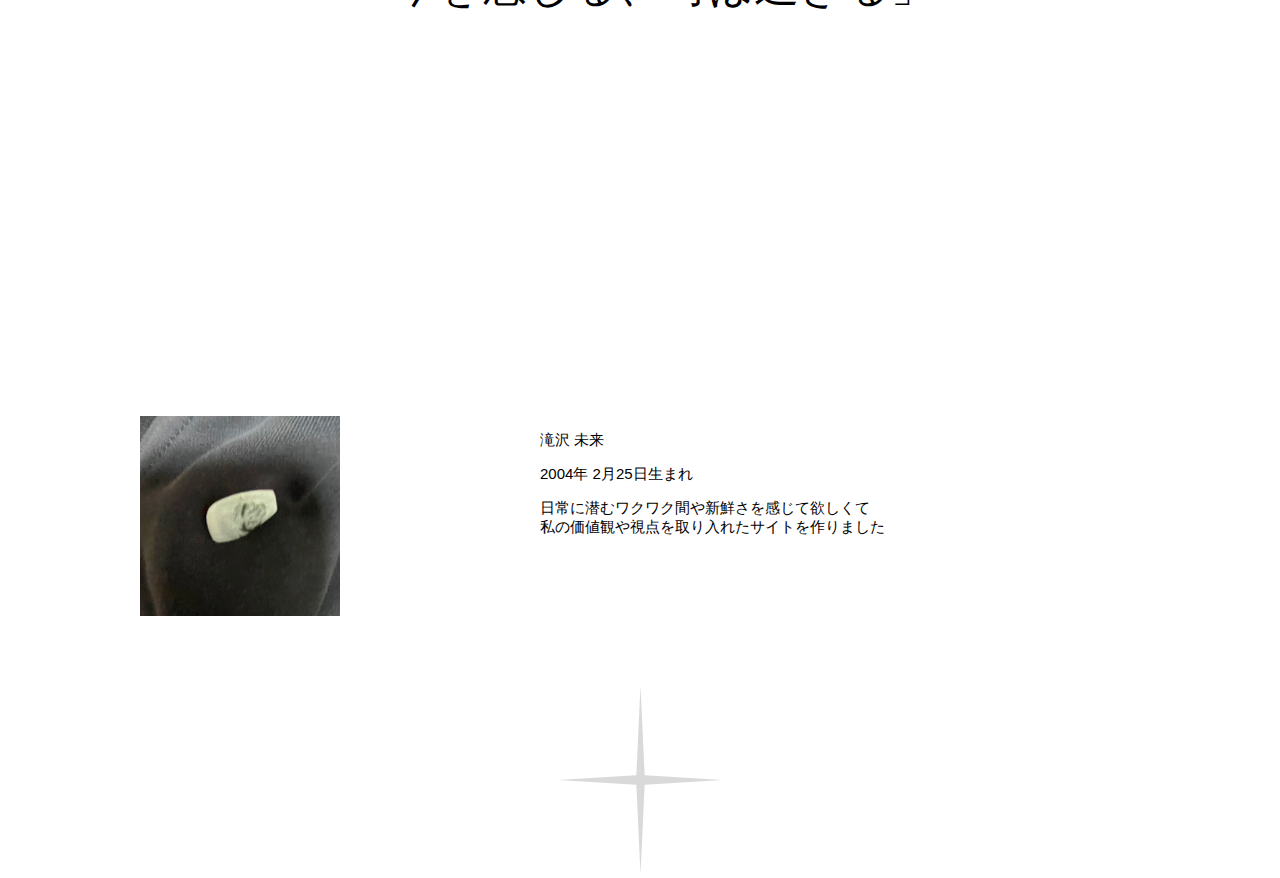
<file: portfolio/index.html>
<!DOCTYPE html>
<html>
  <head>
    <title>今を見つめる</title>
    <meta charset="UTF-8">
    <meta name="description" content="滝沢未来のポートフォリオ">
    <meta name="viewport" content="width=device-width,initial-scale1,0">
    <link rel="stylesheet" href="style.css">
  </head>
  <body>
    <main>
      <article>

        <section id="main-visual">
           <div id="thema">
              <div id="textbox">
               <h1>今を見つめる</h1>
              </div>
              <div id="main-background">
               <img src="images/background.png">
              </div>
              <div id="image-main">
               <img src="images/main.jpg" width="731" height="532" alt="海を眺める男性">
              </div>
              <div id="image-city">
               <img src="images/city.jpg" width="817" height="587" alt="夜中の都会">
              </div>
           </div>
        </section>

        <section id="comment">
          <div id="section2">
            <div class="title">
              <h2>-  日々の断片  -</h2>
            </div>
            <div class="description">
              <p>私は人の趣味について共有することや見つけるのも好きだ</p>
              <p>でも何か違和感を感じる時がある</p>
              <p>それは趣味であると思うのだけれど何かその人の本質が見えてこない</p>
            </div>
            <div class="title">
              <h2>-  私のひとつ  -</h2>
            </div>
            <div id="more">
             <div class="description">
              <p>私の最近の趣味は「食べかけの写真のコレクション」 </p>
              <p>疑問に思うかもしれないが、その中には紛れもない美しさや</p>
              <p>心から溢れ出るワクワク感が詰まっているのだ</p>
              <p>こんな気持ちあなたは持ち歩いているだろうか</p>
            </div>
            <div id="more-img">
              <img src="images/more.jpg">
            </div>
             <a href="hobby.html" class="more-btn"></a>
            </div>
          </div>
        </section>

        <section id="catchphrase">
            <div id="catchphrase1">           
              <h2>「あなたの周りに何が</h2>
             <div class="text-indent">
               <h2>転がっていますか」</h2>
             </div>
           </div>
            <div id="catchphrase1h3">
             <h3>「あなたは今どう</h3>
              <div class="text-indent">
               <h3>感じていますか」</h3>
              </div>
            </div>
            <div id="catchphrase1h4">
             <h4>「あなたは誰について</h4>
              <div class="text-indent">
               <h4>考えていますか」</h4>
             </div>      
           </div>

          <div id="catchphrase2">
            <img src="images/backgroud2.jpg" alt="">
            <h1>Hello, new world...</h1>
          </div>
        </section>
        
        <section id="content">
          <div id="content-child">
            <div id="child-description">
             <h2>「何もわからないけど楽しい」</h2>
             <p>私たちは小さい頃とにかく遊んでいたと思います</p>
             <p>友達と虫探し、おままごと、昼寝、喧嘩、アニメ</p>
             <p>何もかも全力で楽しむだけ楽しむ</p>
            </div>
            
             <img src="images/children.jpg" alt="お菓子を食べている2人の男の子">
                    
          </div>

          <div id="content-now">
             <div id="now-description">
               <p>私たちは子供時代と比べて</p>
               <p>知能が発達しました</p>
               <p>ですが知能が発達した上に歳を重ね</p>
               <p>子供以上の好奇心に</p>
               <p>駆られなくなってしまったように感じます</p>
             </div>
            <img src="images/woman.jpg" alt="背中を向けて座っている女性">
          </div>

          <div class="phrase we">
            <h2>「私たちがワクワクするものってなんだろう」</h2>
          </div>
        </section>

        <section id="about-money">
          <div id="ab-description">
           <p>私たちは働き、お金を手にするようになりました</p>
           <p>それは自分が好きなように使うことができます</p>
           <p>目的はそれぞれです</p>
           <p>そのお金の行き先にどれだけの感情を有したでしょうか</p>
          </div>

          <div class="phrase now">
            <h2>「今を感じる、時は過ぎる」</h2>
          </div>
        </section>

        <section id="introuduction">
          <div id="flex">
           <img src="images/miku.jpg" alt="私が作った白をベースに黒いハスが描かれた付け爪">
           <div id="text">
             <p>滝沢 未来</p>
             <p>2004年 2月25日生まれ</p>
             <p>日常に潜むワクワク間や新鮮さを感じて欲しくて<br>私の価値観や視点を取り入れたサイトを作りました</p>
            </div>
          </div>
          <div id="star">
            <img src="images/star.jpg" alt="四つ星">
          </div>
        </section>

      </article>
    </main>
  </body>

</html>
</file>
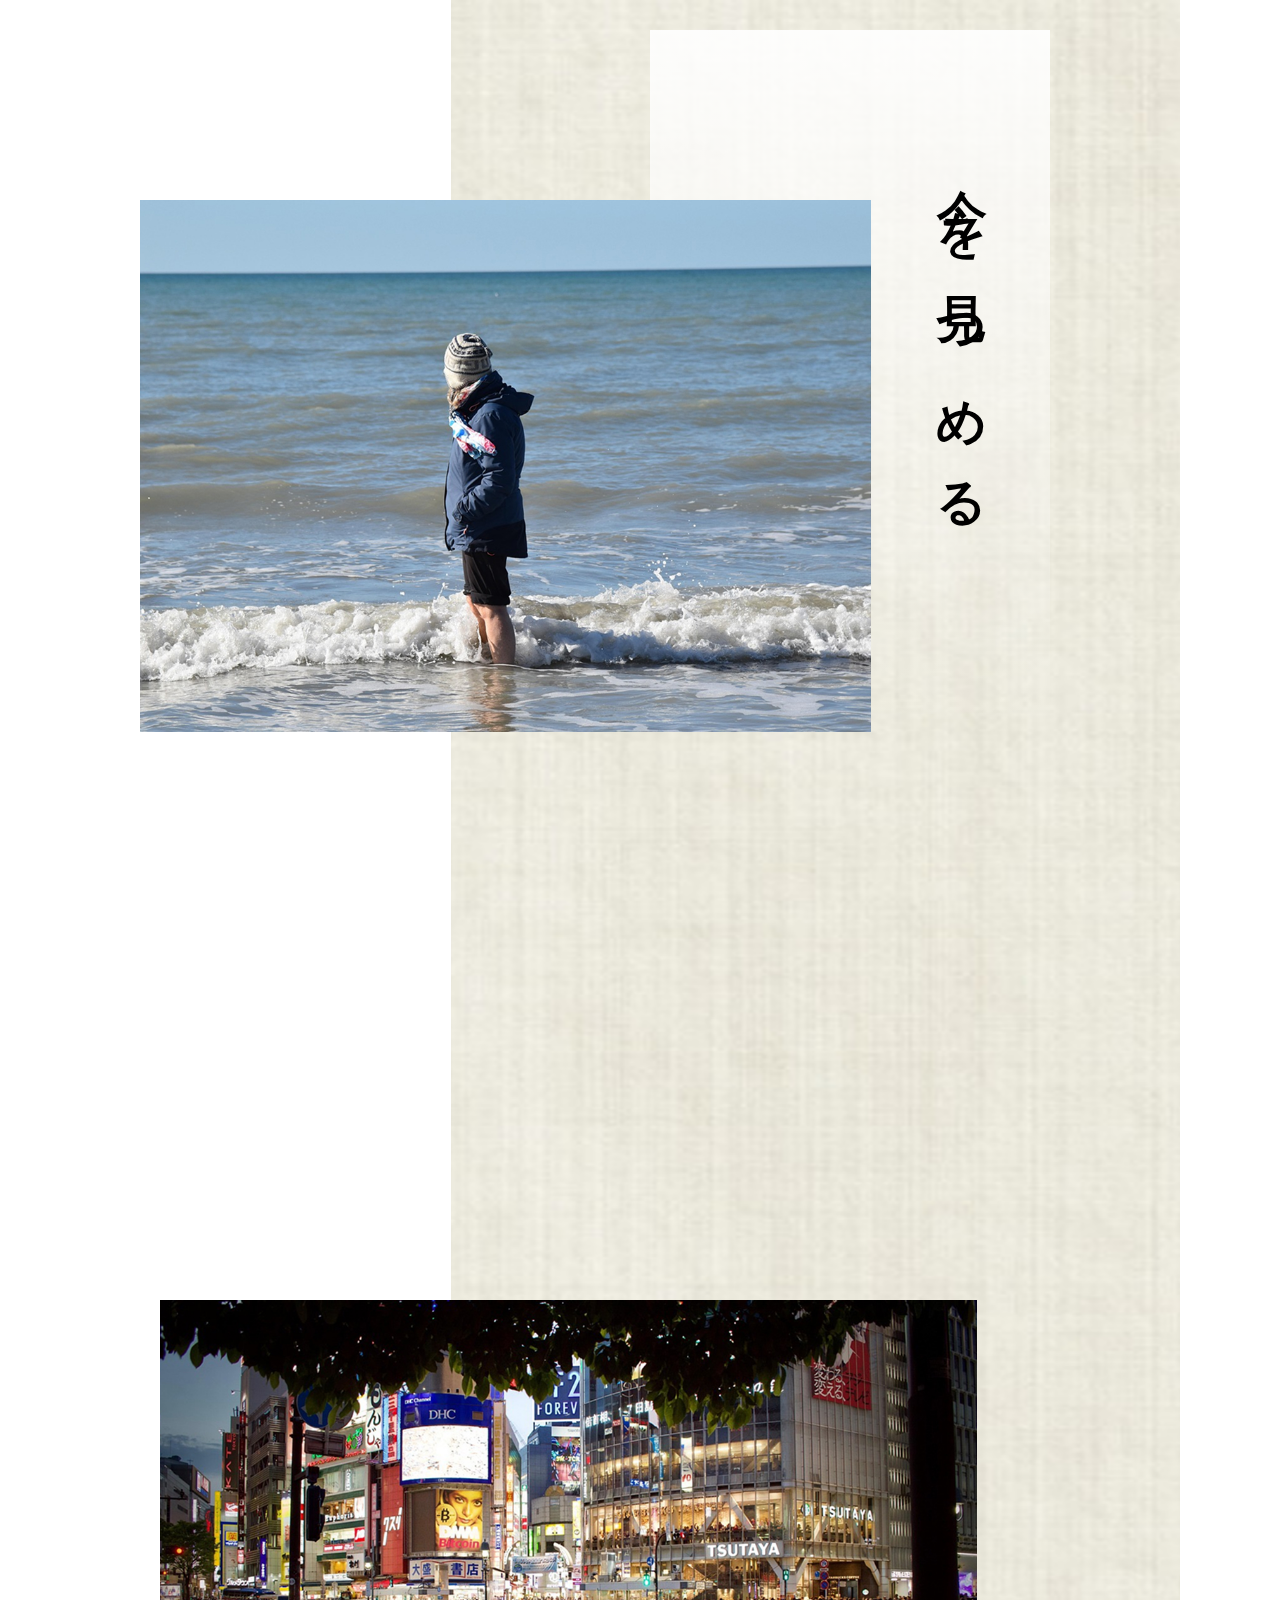
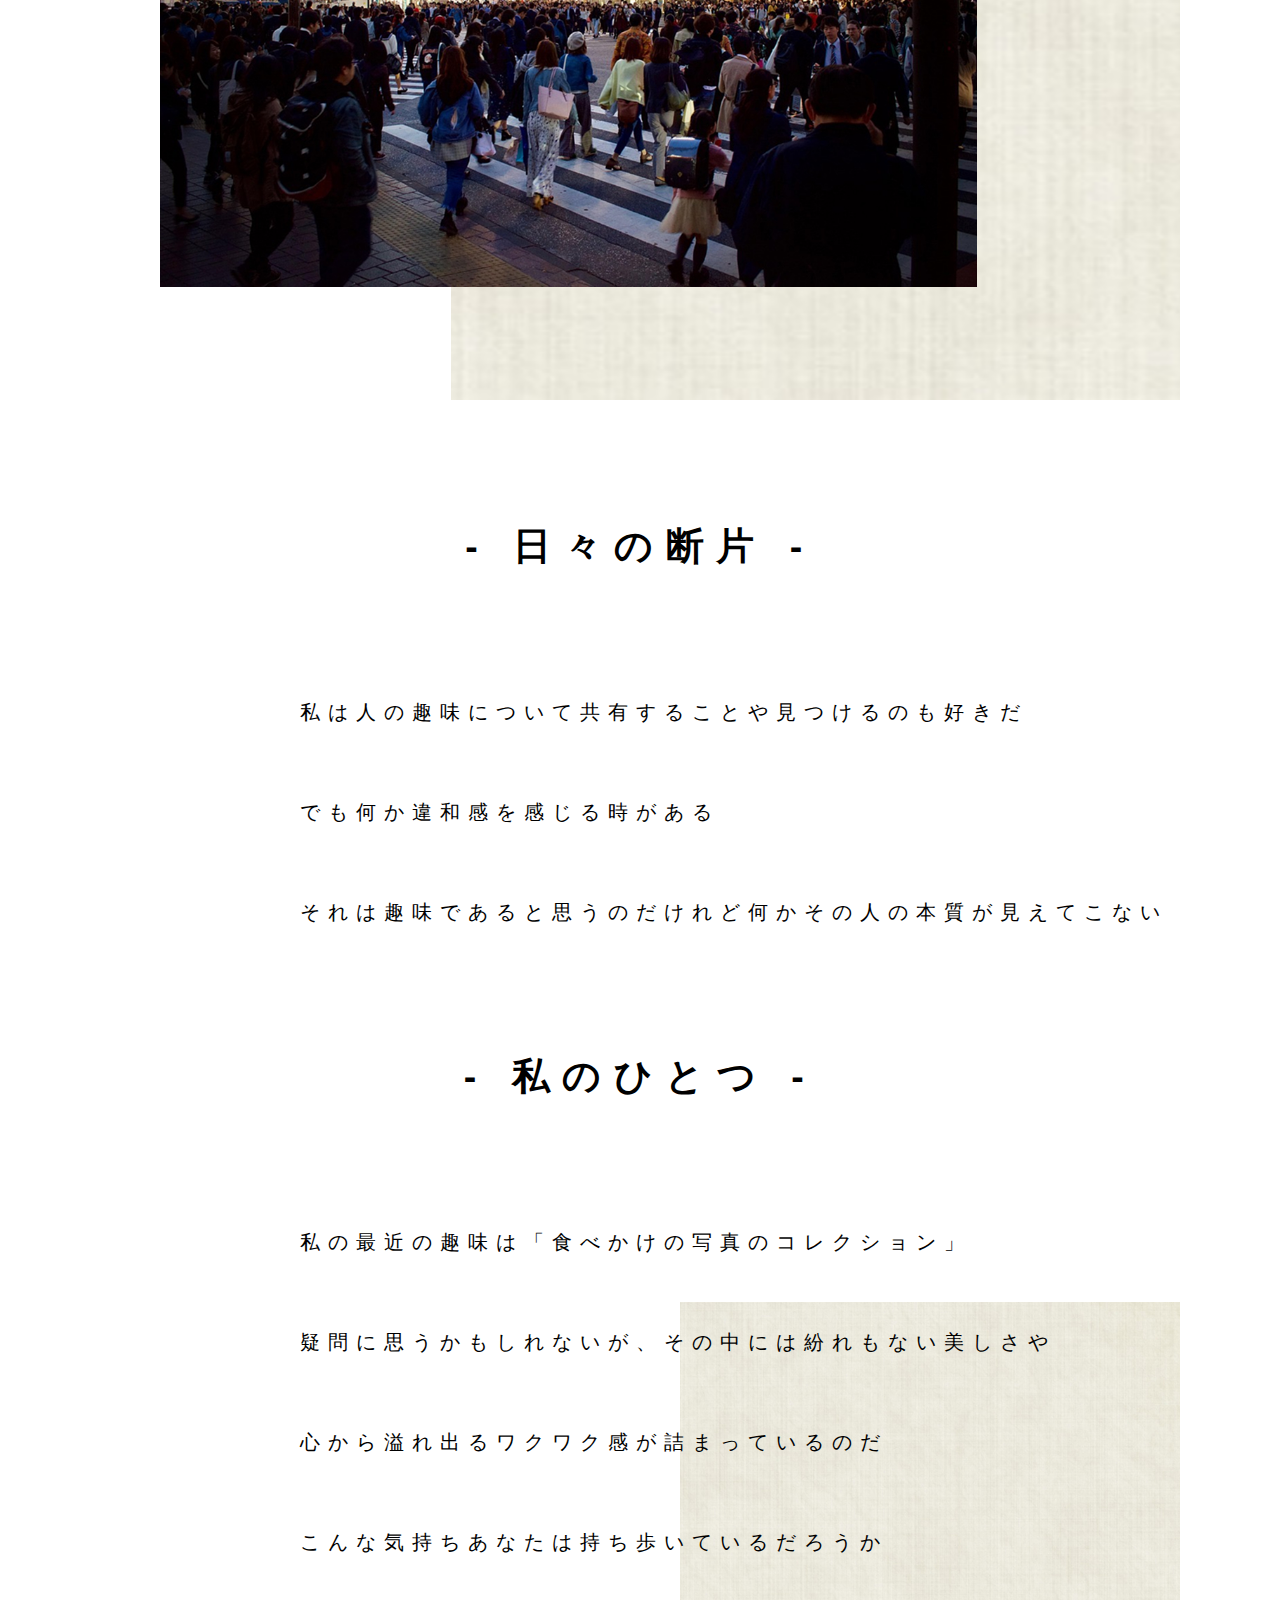
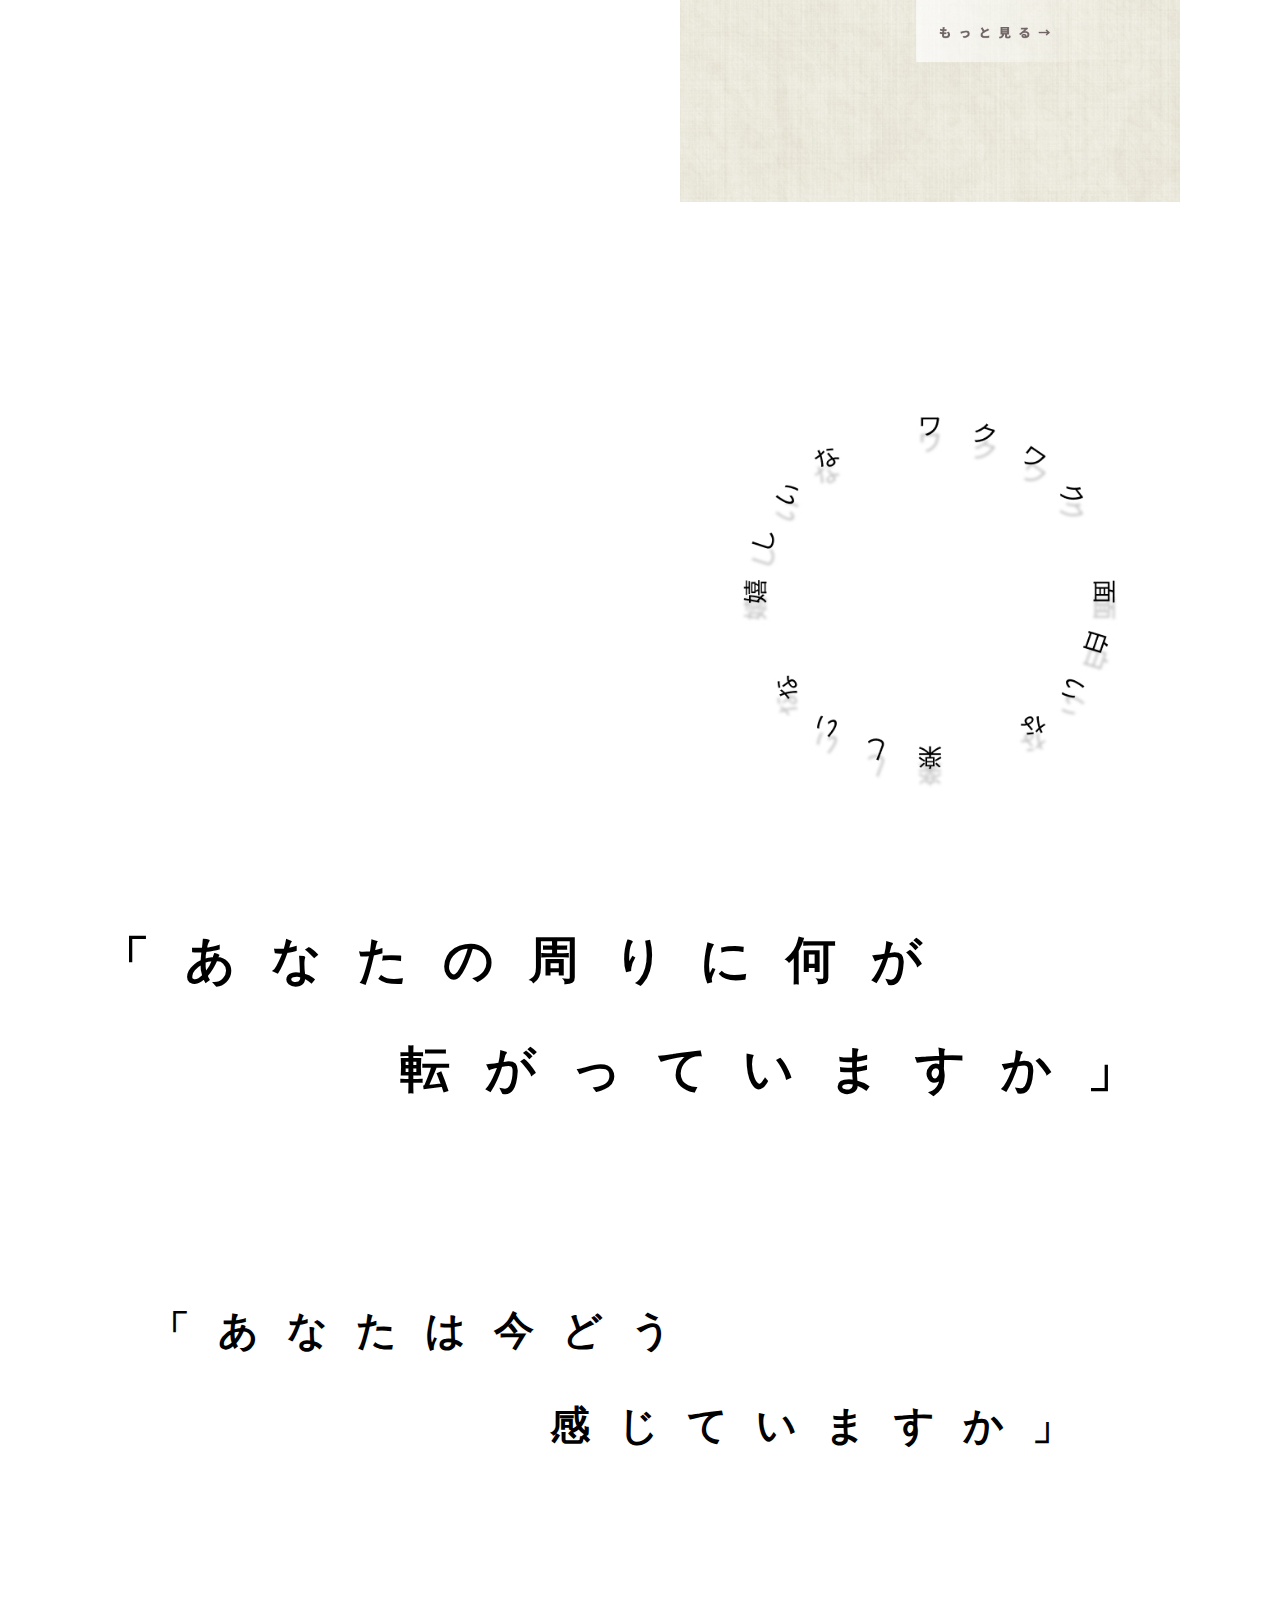
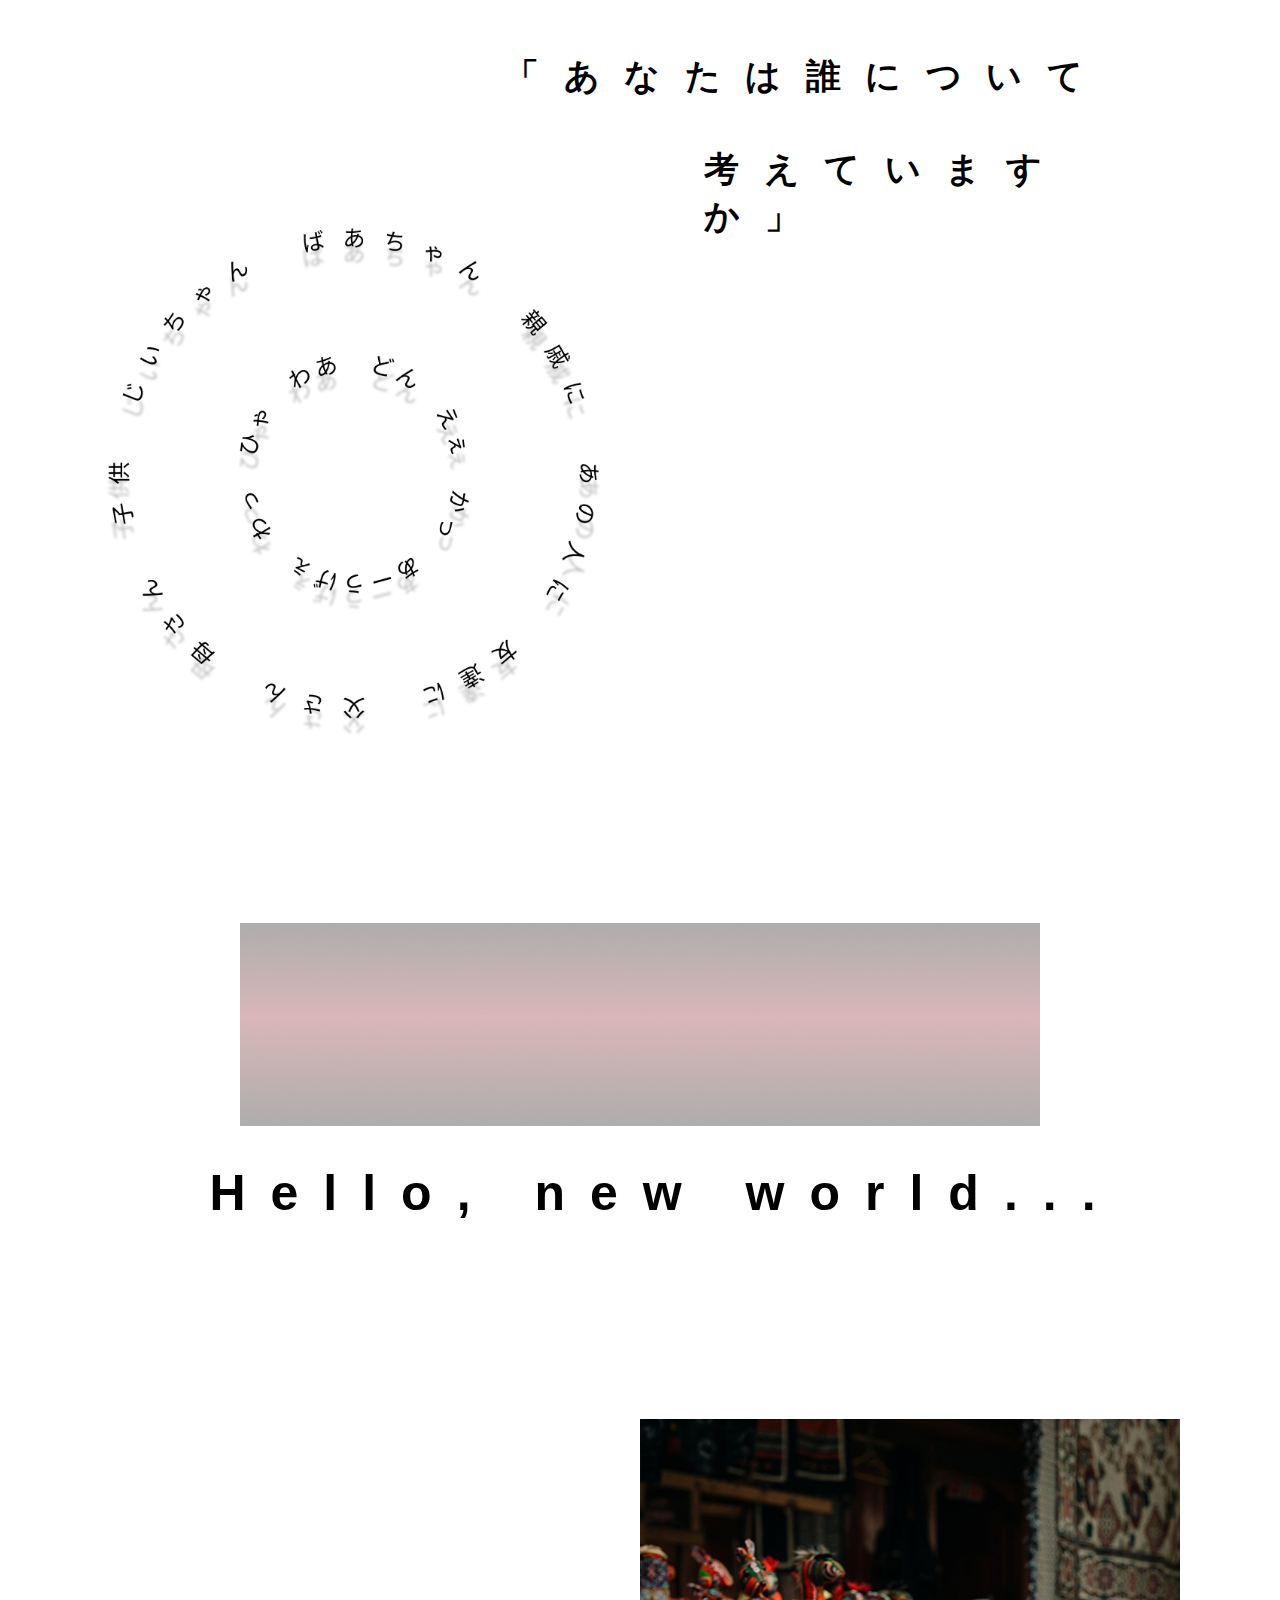
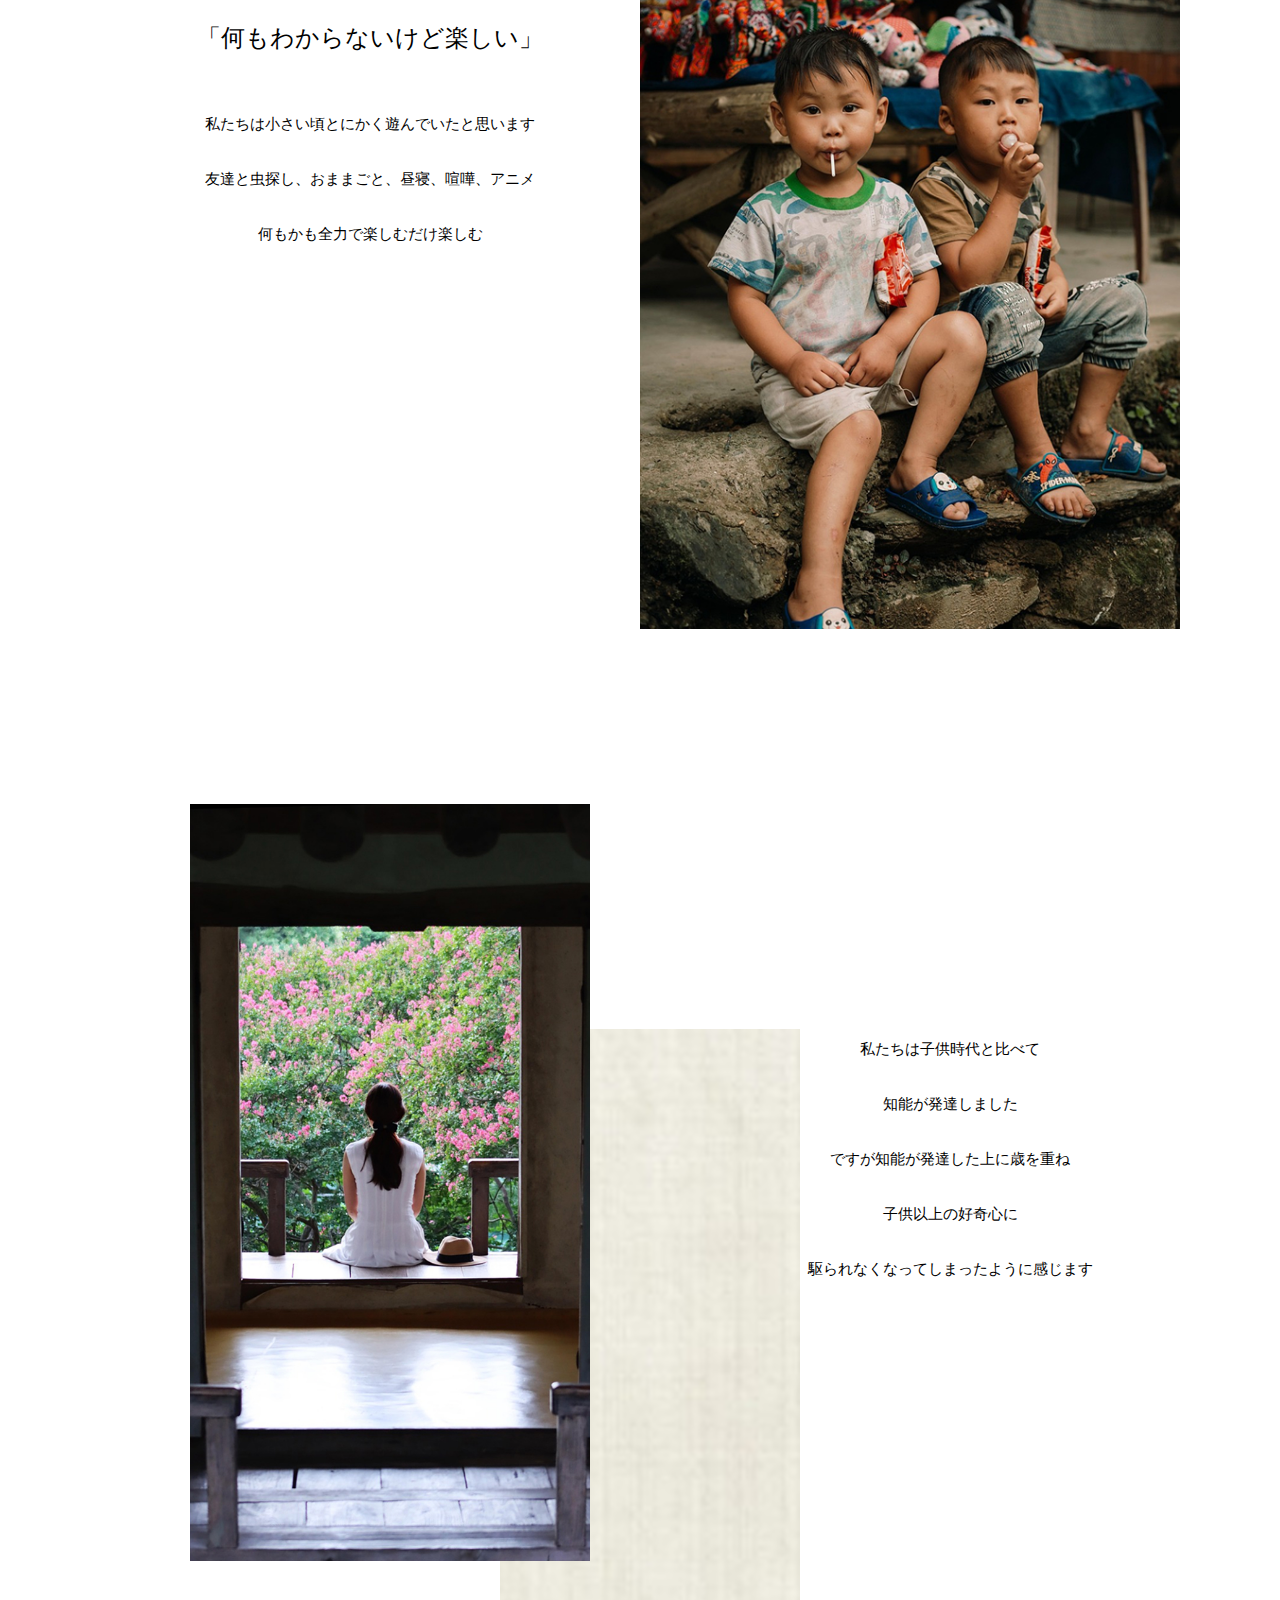
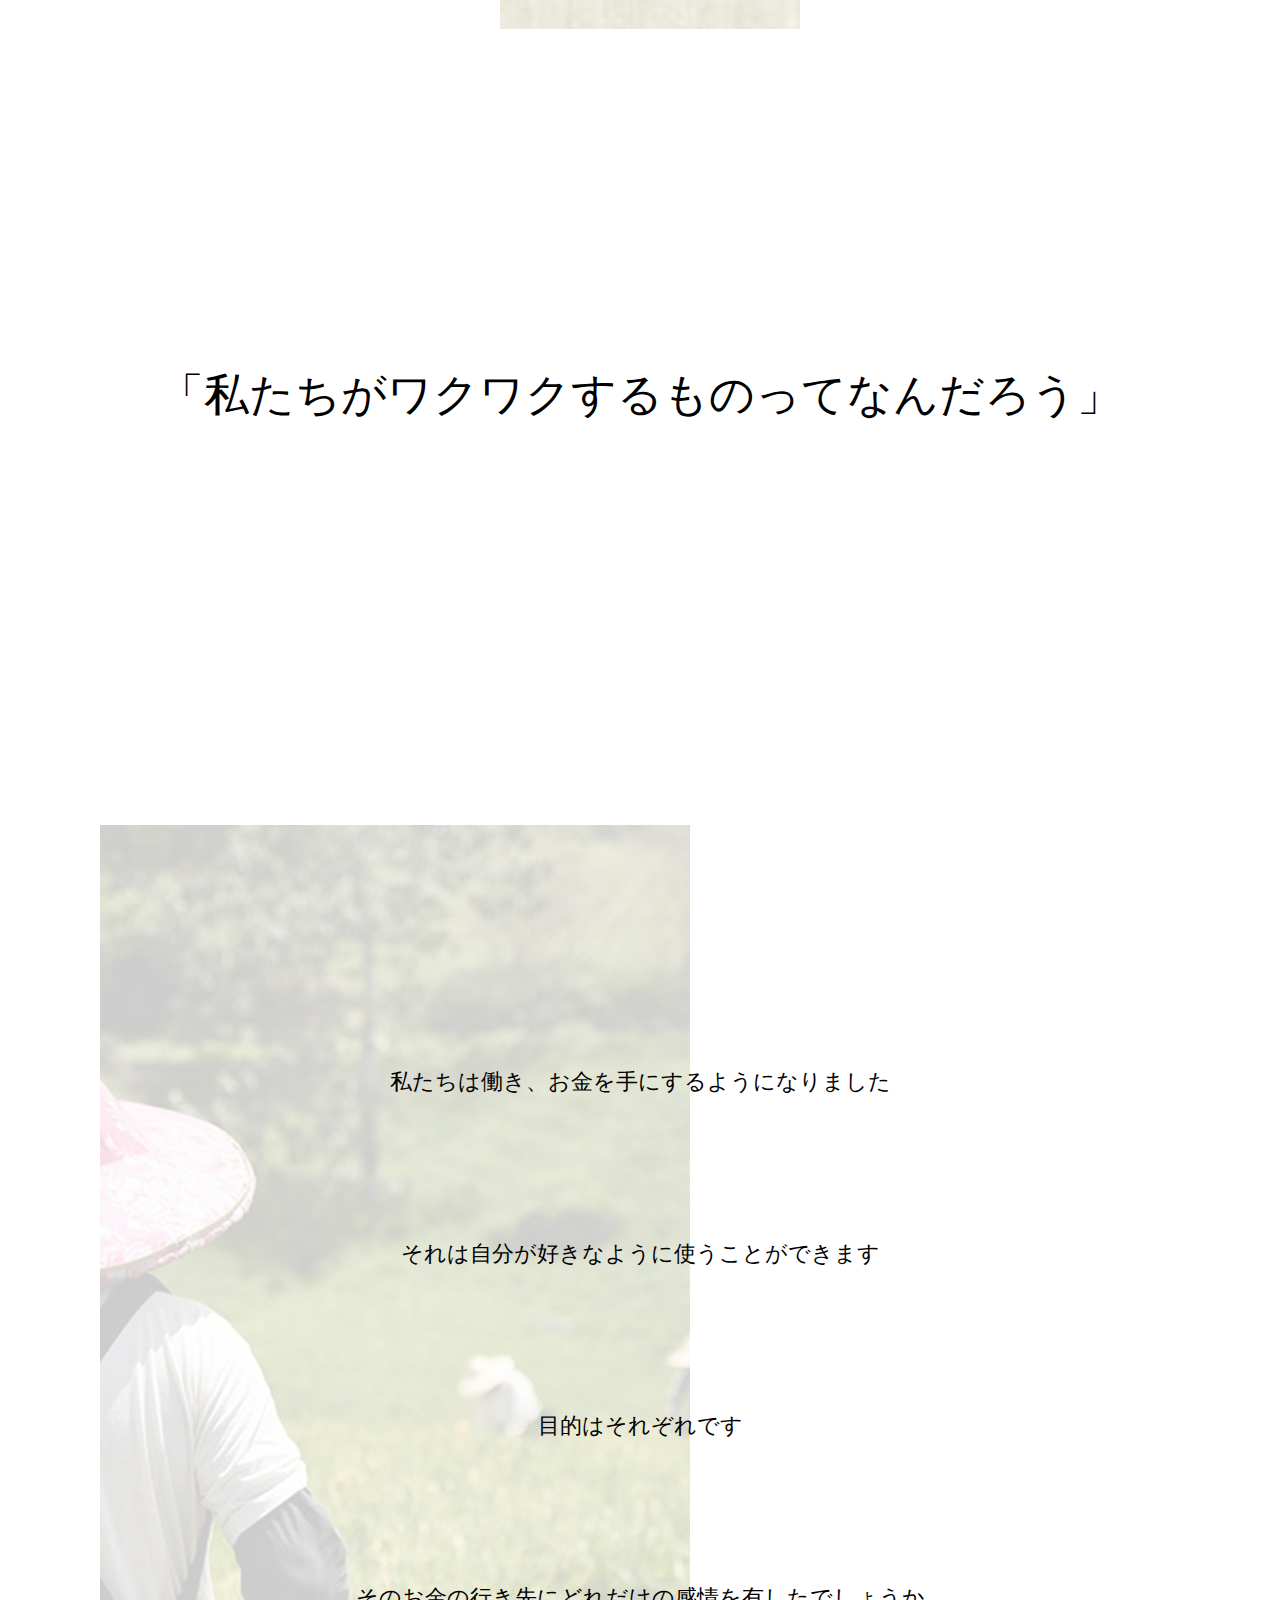
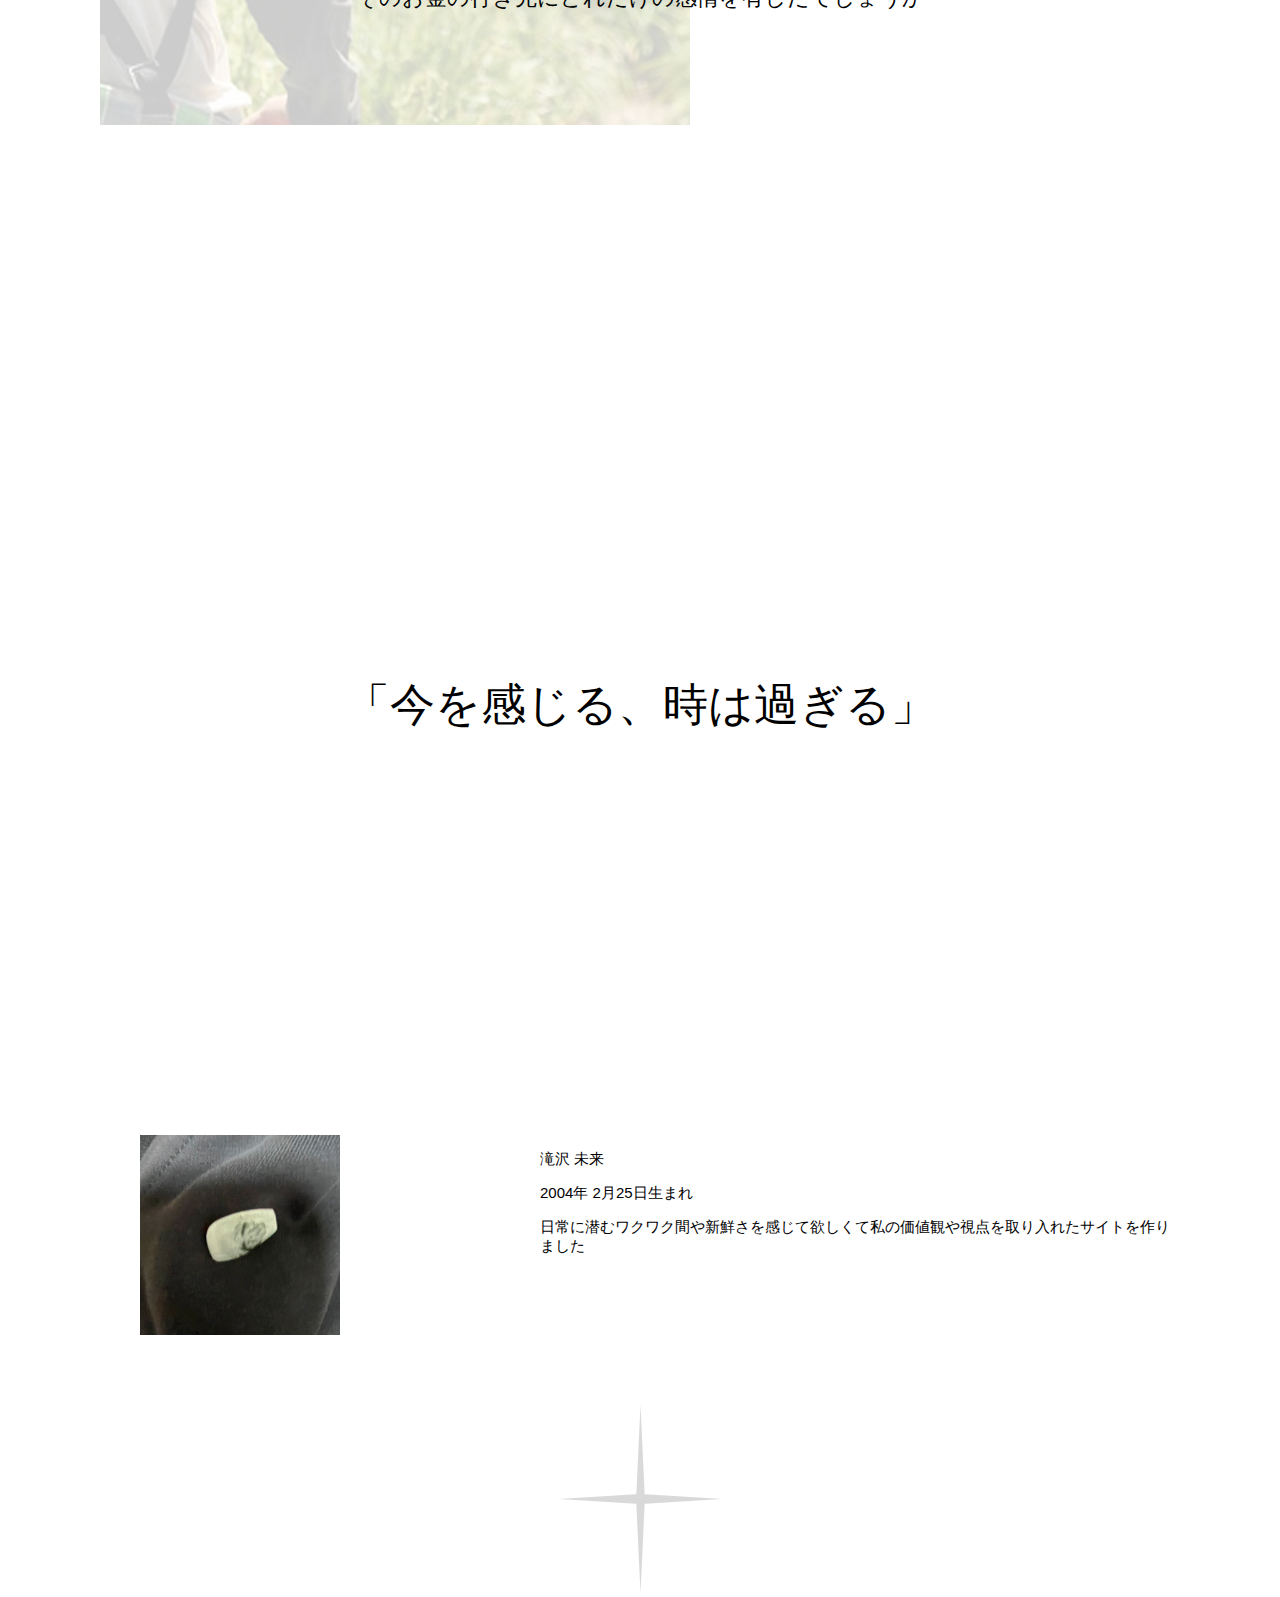
<file: ポートフォリオ/index.html>
<!DOCTYPE html>
<html>
  <head>
    <title>今を見つめる</title>
    <meta charset="UTF-8">
    <meta name="description" content="滝沢未来のポートフォリオ">
    <meta name="viewport" content="width=device-width,initial-scale1,0">
    <link rel="stylesheet" href="style.css">
  </head>
  <body>
    <main>
      <article>

        <section id="main-visual">
           <div id="thema">
              <div id="textbox">
               <h1>今を見つめる</h1>
              </div>
              <div id="main-background">
               <img src="images/background.png">
              </div>
              <div id="image-main">
               <img src="images/main.jpg" width="731" height="532" alt="海を眺める男性">
              </div>
              <div id="image-city">
               <img src="images/city.jpg" width="817" height="587" alt="夜中の都会">
              </div>
           </div>
        </section>

        <section id="comment">
          <div id="section2">
            <img>
            <div class="title">
              <h2>-  日々の断片  -</h2>
            </div>
            <div class="description">
              <p>私は人の趣味について共有することや見つけるのも好きだ</p>
              <p>でも何か違和感を感じる時がある</p>
              <p>それは趣味であると思うのだけれど何かその人の本質が見えてこない</p>
            </div>
            <div class="title">
              <h2>-  私のひとつ  -</h2>
            </div>
            <div class="description">
              <p>私の最近の趣味は「食べかけの写真のコレクション」 </p>
              <p>疑問に思うかもしれないが、その中には紛れもない美しさや</p>
              <p>心から溢れ出るワクワク感が詰まっているのだ</p>
              <p>こんな気持ちあなたは持ち歩いているだろうか</p>
            </div>
            <div id="more">
             <a href="hobby.html"><img src="images/more.jpg"></a>
            </div>
          </div>
        </section>

        <section id="catchphrase">
          <div id="imagescs">
            <img src="images/circle S.jpg" alt="">
          </div>
          <div id="catchphrase1">           
            <h2>「あなたの周りに何が</h2>
            <div id="h2">
             <h2>転がっていますか」</h2>
            </div>
            <div id="catchphrase1h3">
             <h3>「あなたは今どう</h3>
              <div id="h3">
               <h3>感じていますか」</h3>
              </div>
            </div>
            <div id="catchphrase1h4">
             <h4>「あなたは誰について</h4>
             <div id="h4">
               <h4>考えていますか」</h4>
             </div>
            </div>
            
          </div>

          <div id="catchphrase2">
            <img src="images/backgroud2.jpg" alt="">
            <h1>Hello, new world...</h1>
          </div>
        </section>
        
        <section id="content">
          <div id="content-child">
            <div id="child-description">
             <h2>「何もわからないけど楽しい」</h2>
             <p>私たちは小さい頃とにかく遊んでいたと思います</p>
             <p>友達と虫探し、おままごと、昼寝、喧嘩、アニメ</p>
             <p>何もかも全力で楽しむだけ楽しむ</p>
            </div>
            
             <img src="images/children.jpg" alt="お菓子を食べている2人の男の子">
                    
          </div>

          <div id="content-now">
             <div id="now-description">
               <p>私たちは子供時代と比べて</p>
               <p>知能が発達しました</p>
               <p>ですが知能が発達した上に歳を重ね</p>
               <p>子供以上の好奇心に</p>
               <p>駆られなくなってしまったように感じます</p>
             </div>
            <img src="images/woman.jpg" alt="背中を向けて座っている女性">
          </div>

          <div class="phrase">
            <h2>「私たちがワクワクするものってなんだろう」</h2>
          </div>
        </section>

        <section id="about-money">
          <div id="ab-description">
           <p>私たちは働き、お金を手にするようになりました</p>
           <p>それは自分が好きなように使うことができます</p>
           <p>目的はそれぞれです</p>
           <p>そのお金の行き先にどれだけの感情を有したでしょうか</p>
          </div>

          <div class="phrase">
            <h2>「今を感じる、時は過ぎる」</h2>
          </div>
        </section>

        <section id="introuduction">
          <div id="flex">
           <img src="images/miku.jpg" alt="私が作った白をベースに黒いハスが描かれた付け爪">
           <div id="text">
             <p>滝沢 未来</p>
             <p>2004年 2月25日生まれ</p>
             <p>日常に潜むワクワク間や新鮮さを感じて欲しくて私の価値観や視点を取り入れたサイトを作りました</p>
            </div>
          </div>
          <div id="star">
            <img src="images/star.jpg" alt="四つ星">
          </div>
        </section>

      </article>
    </main>
  </body>

</html>
</file>
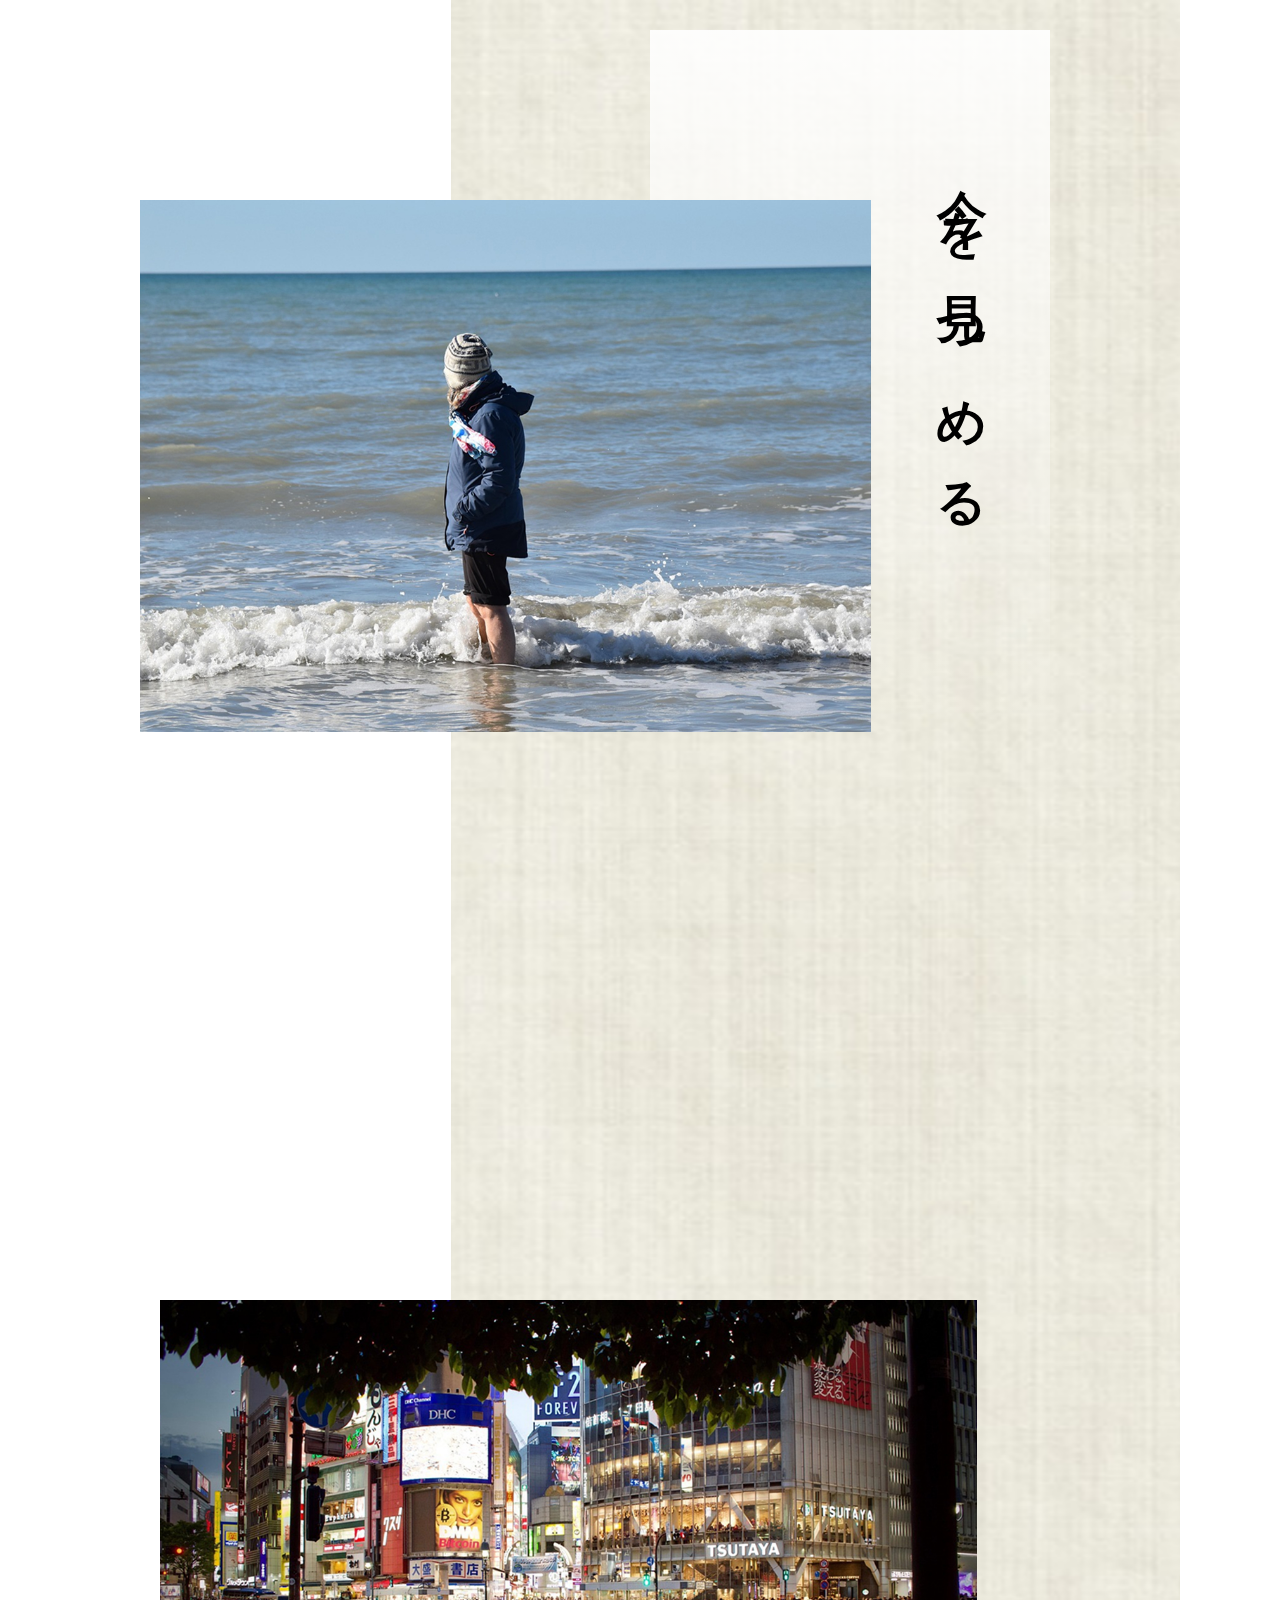
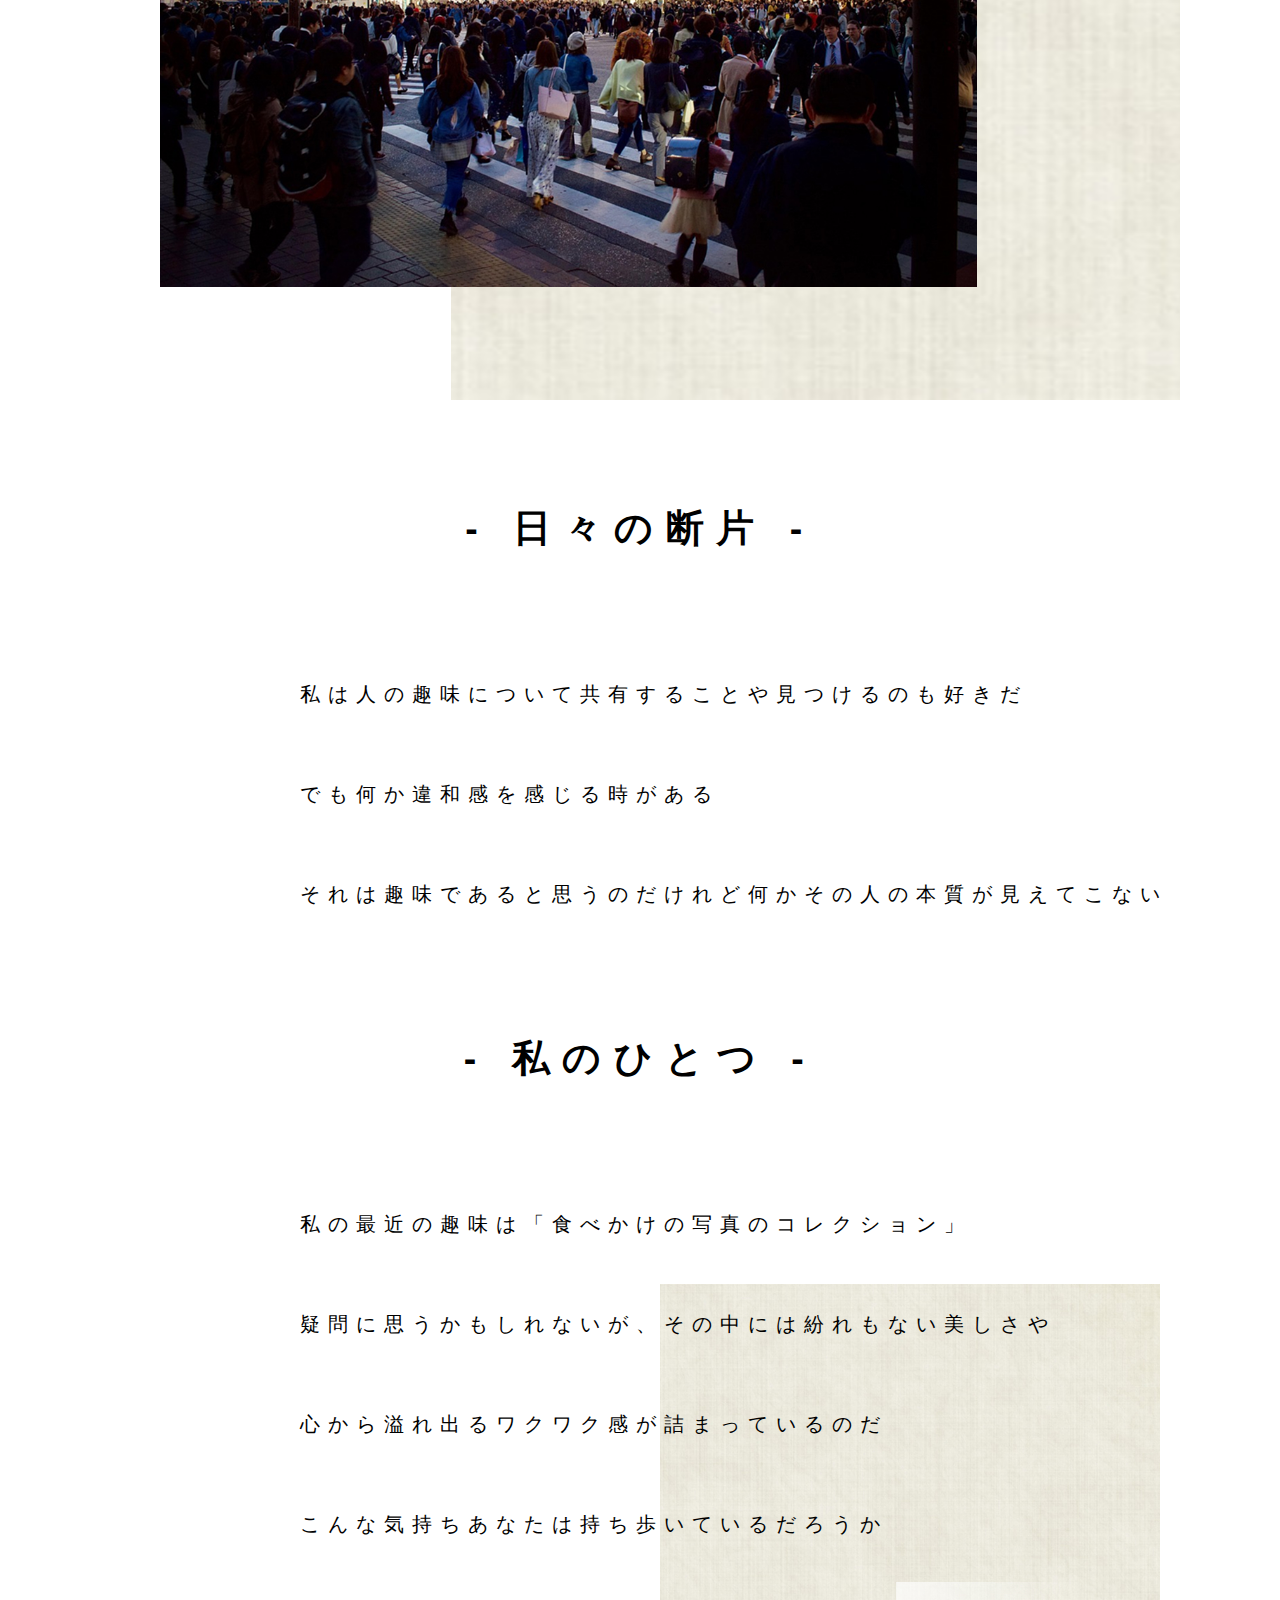
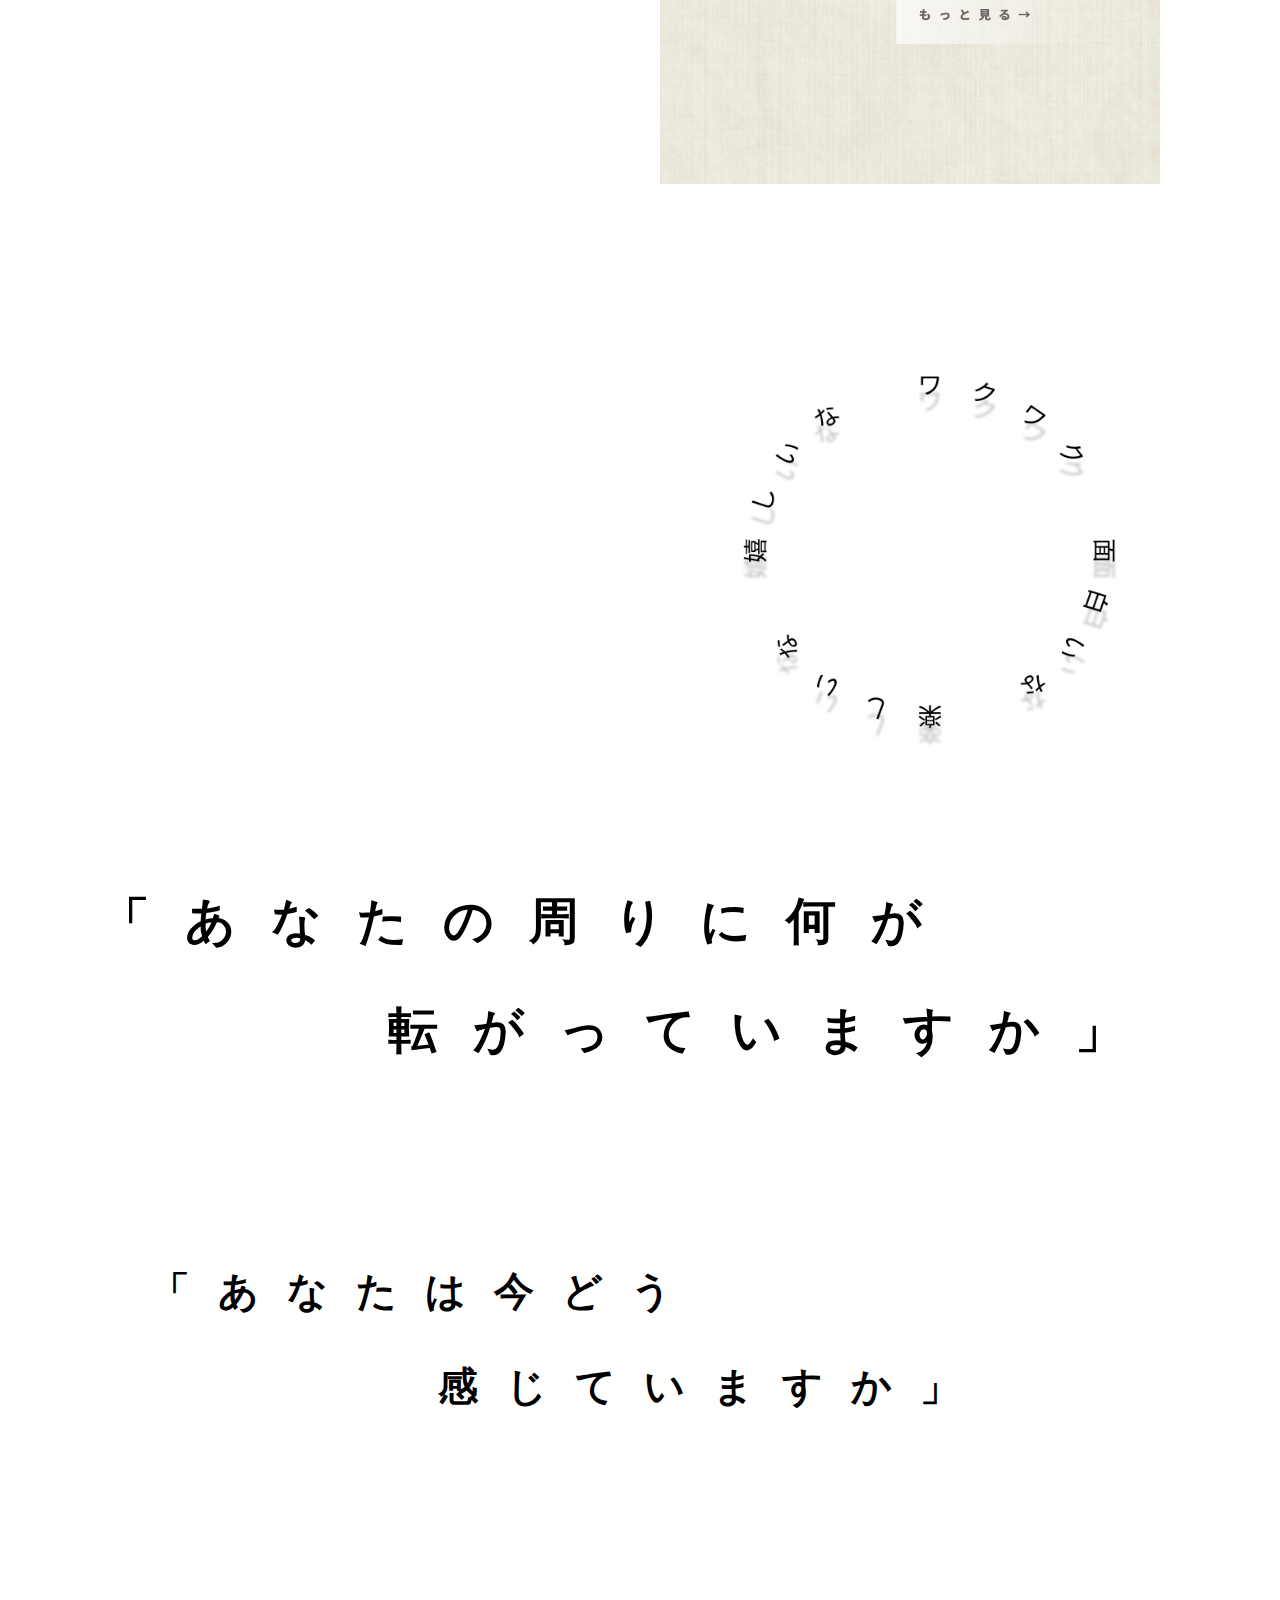
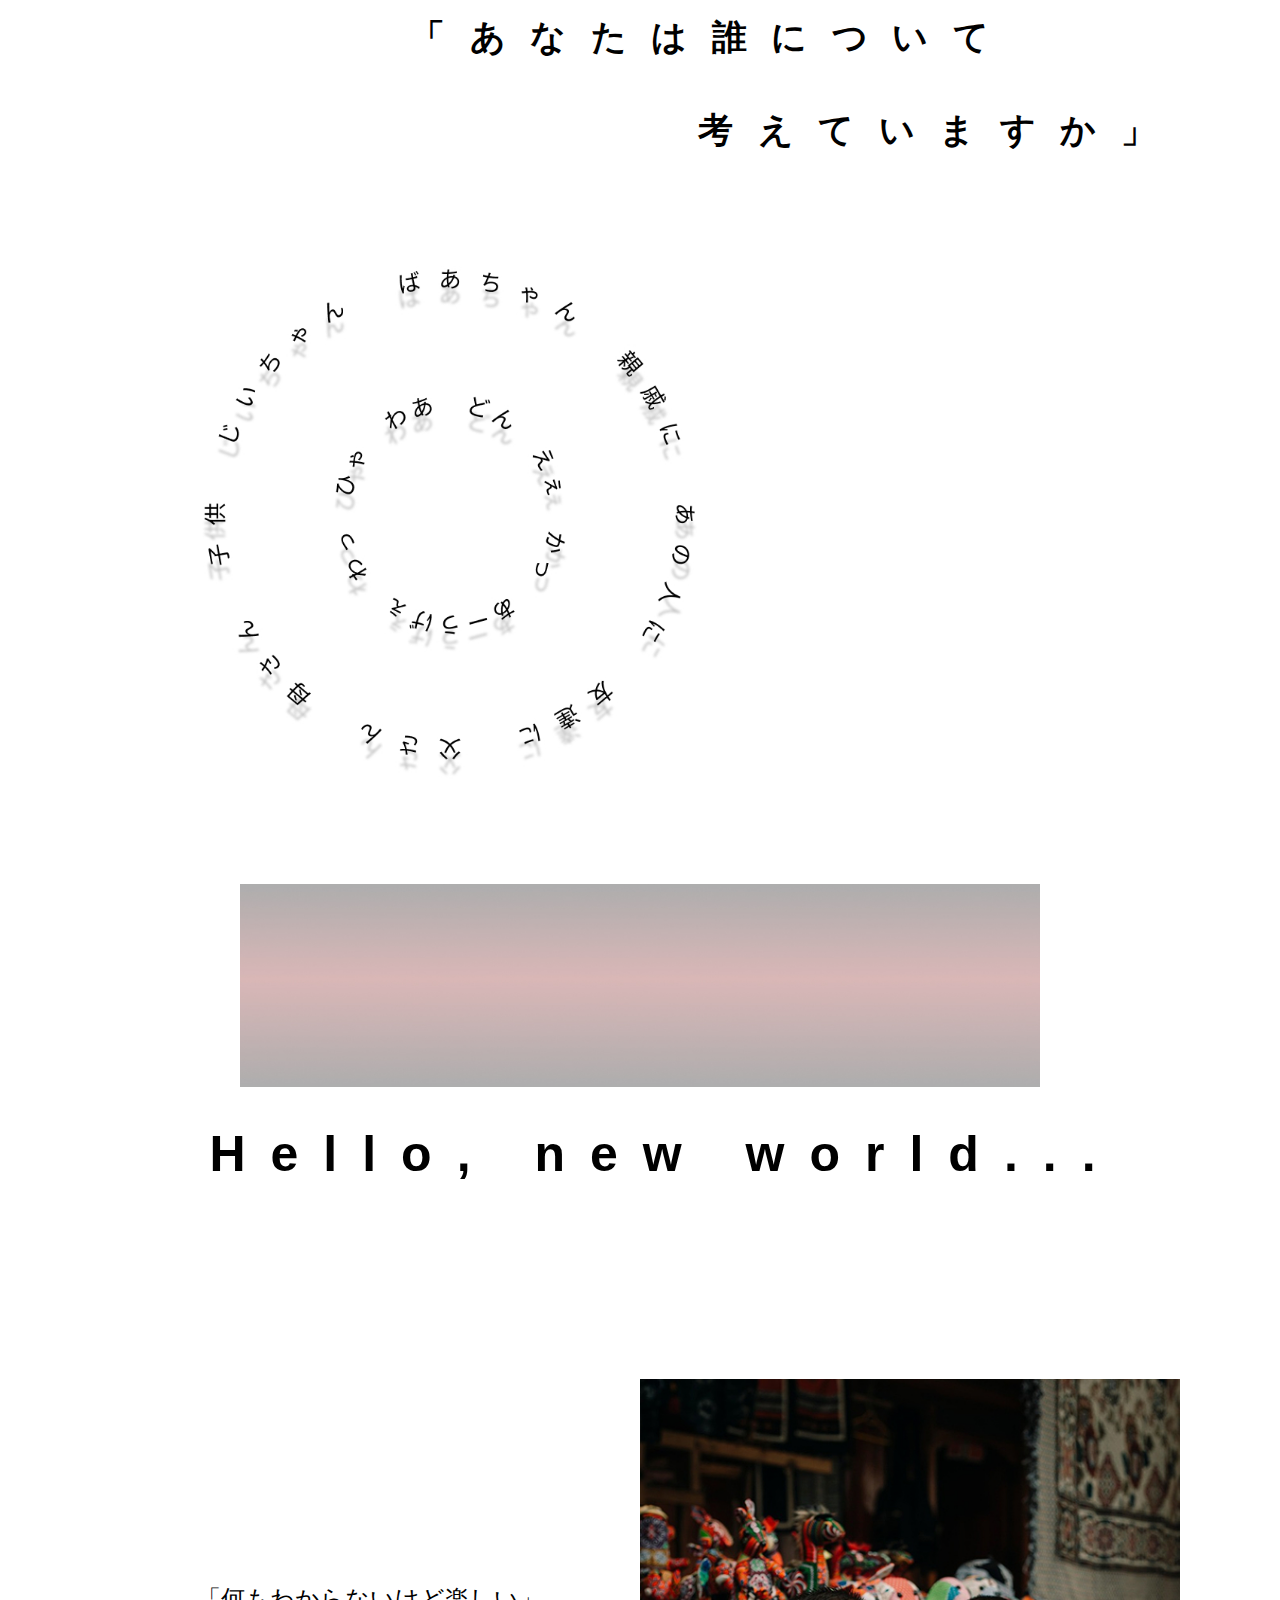
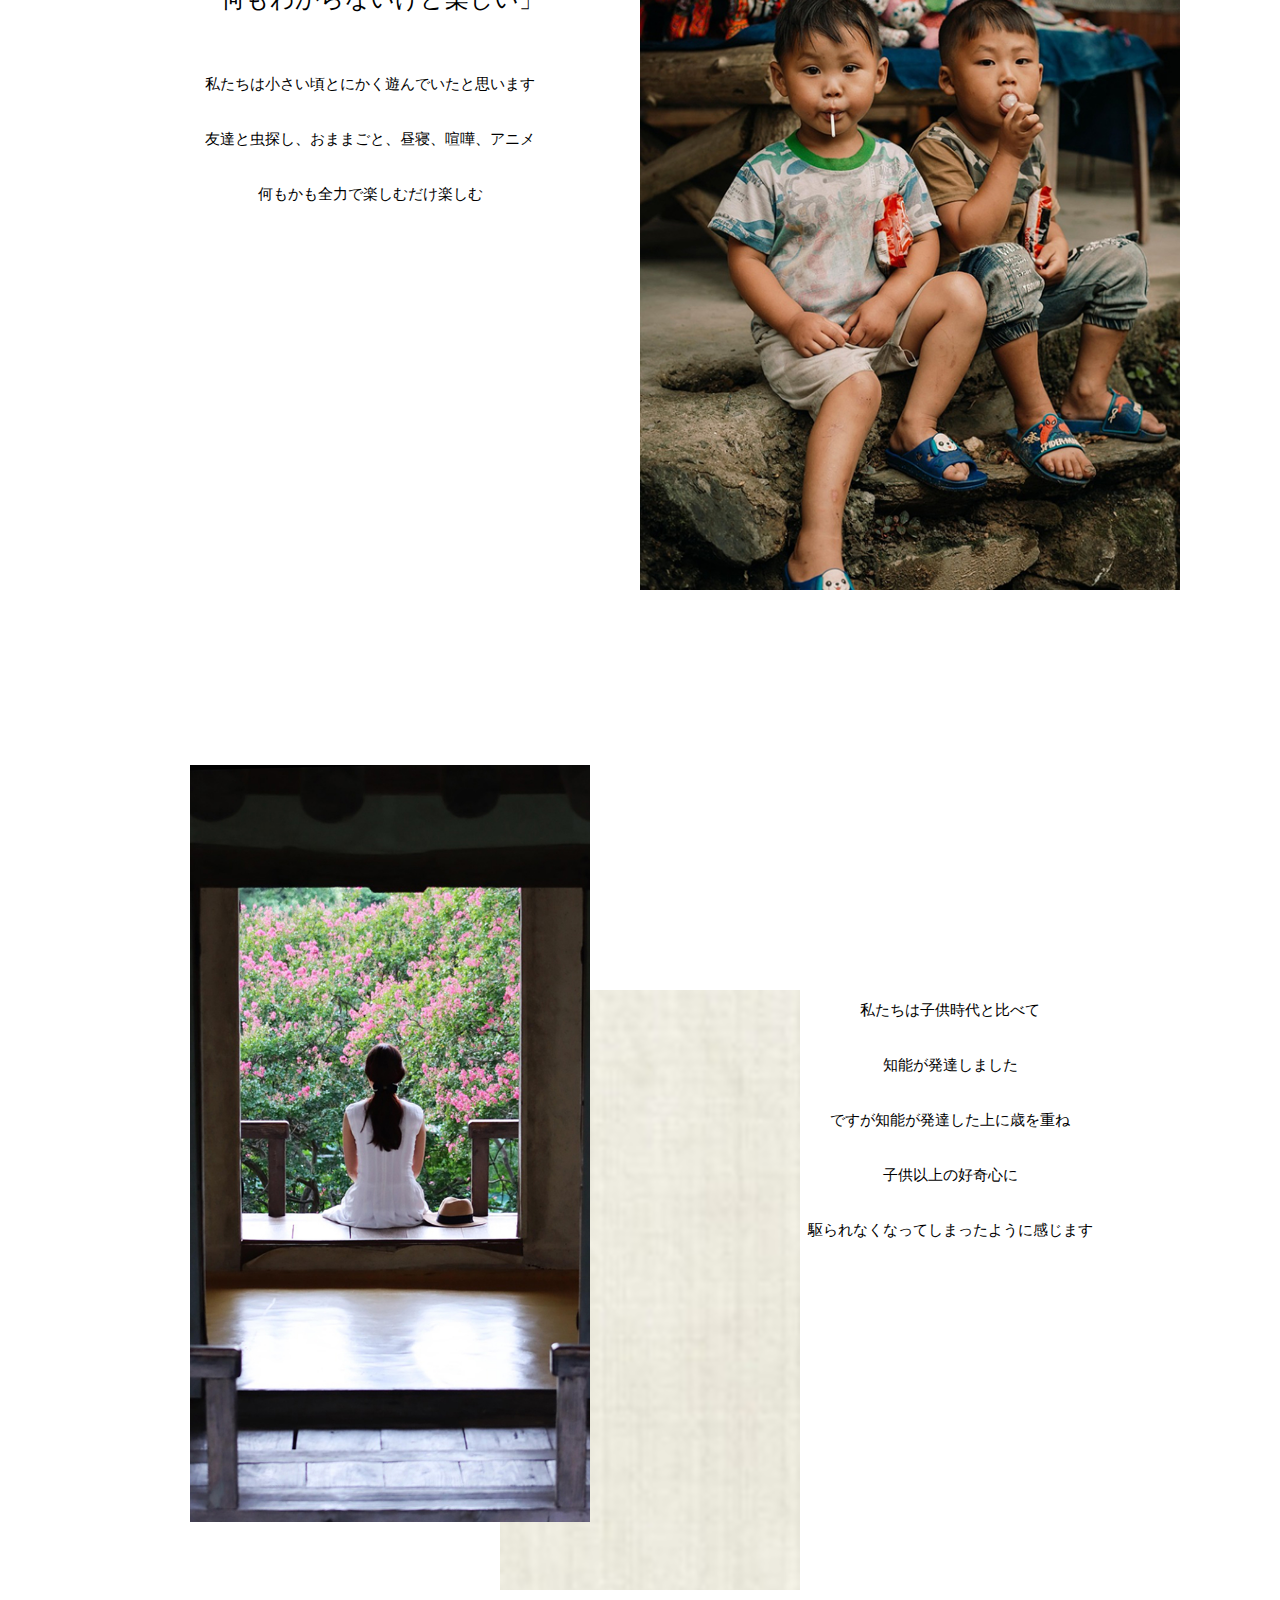
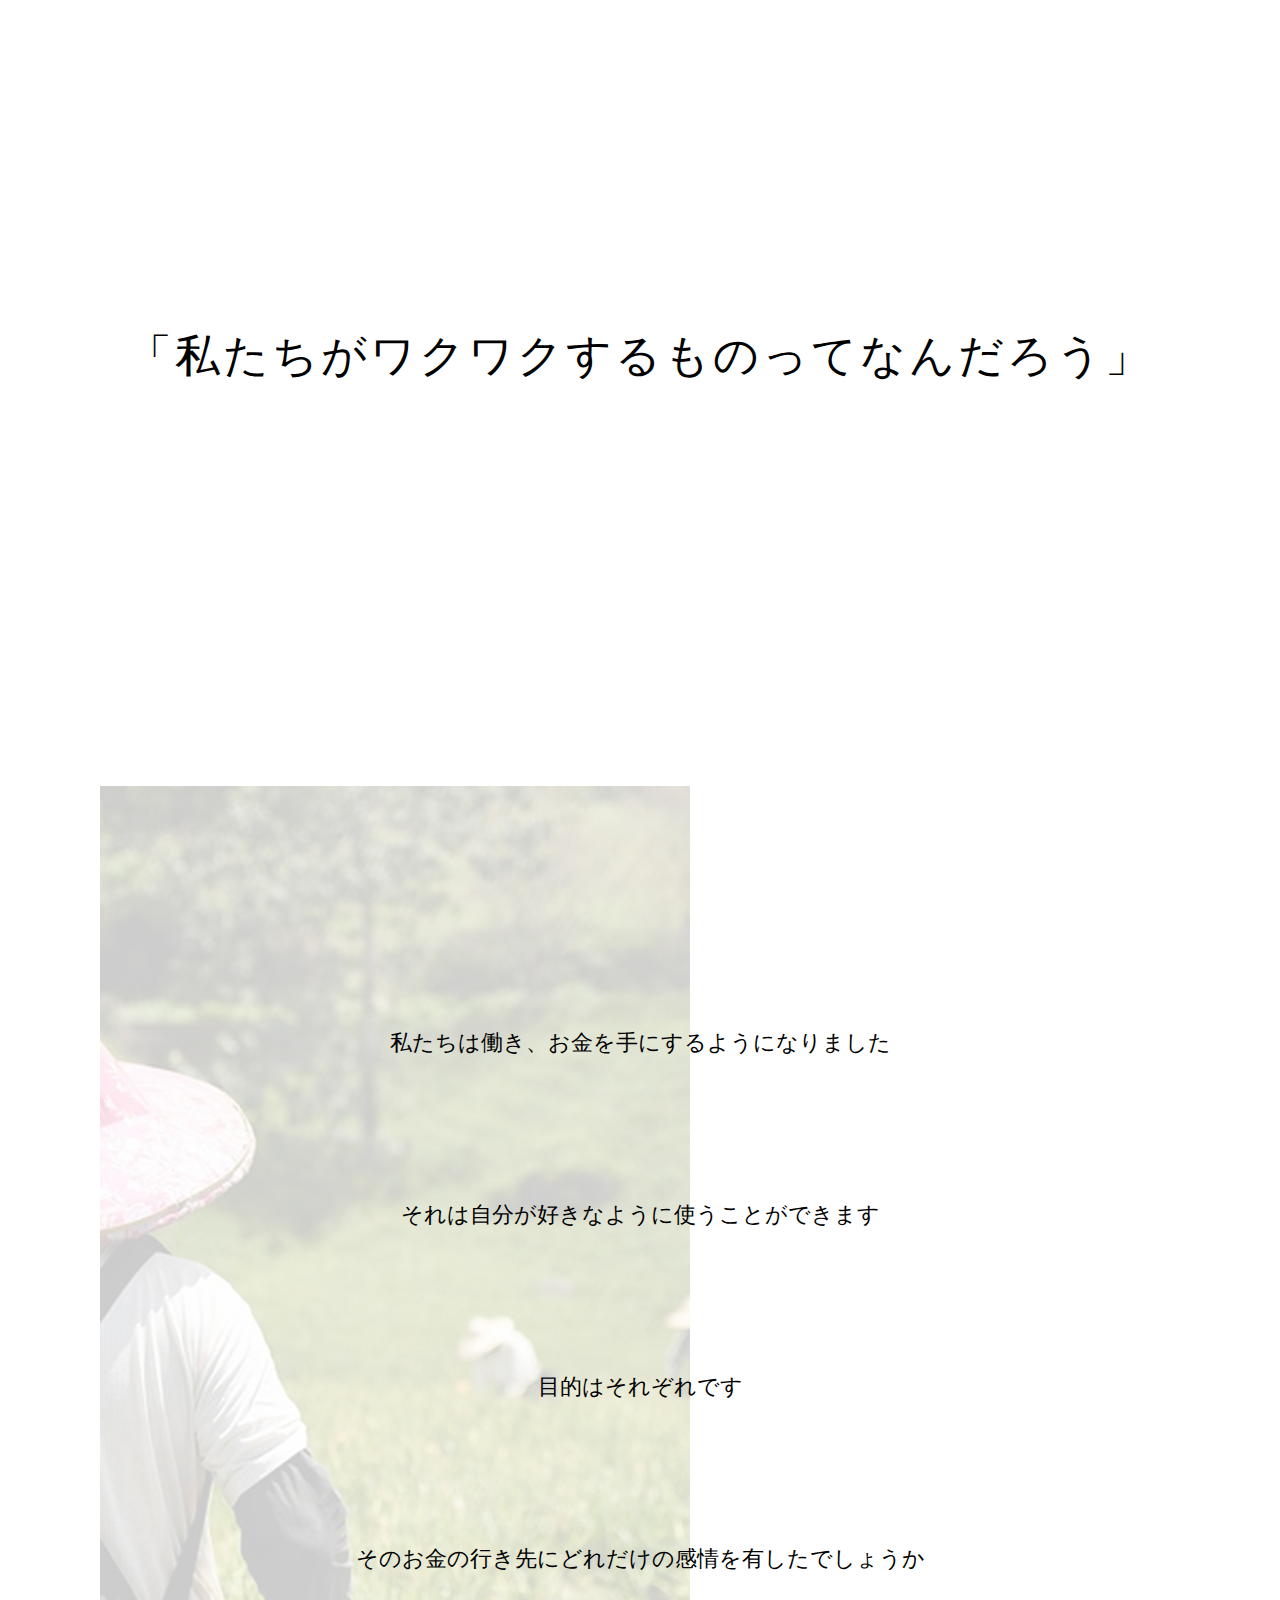
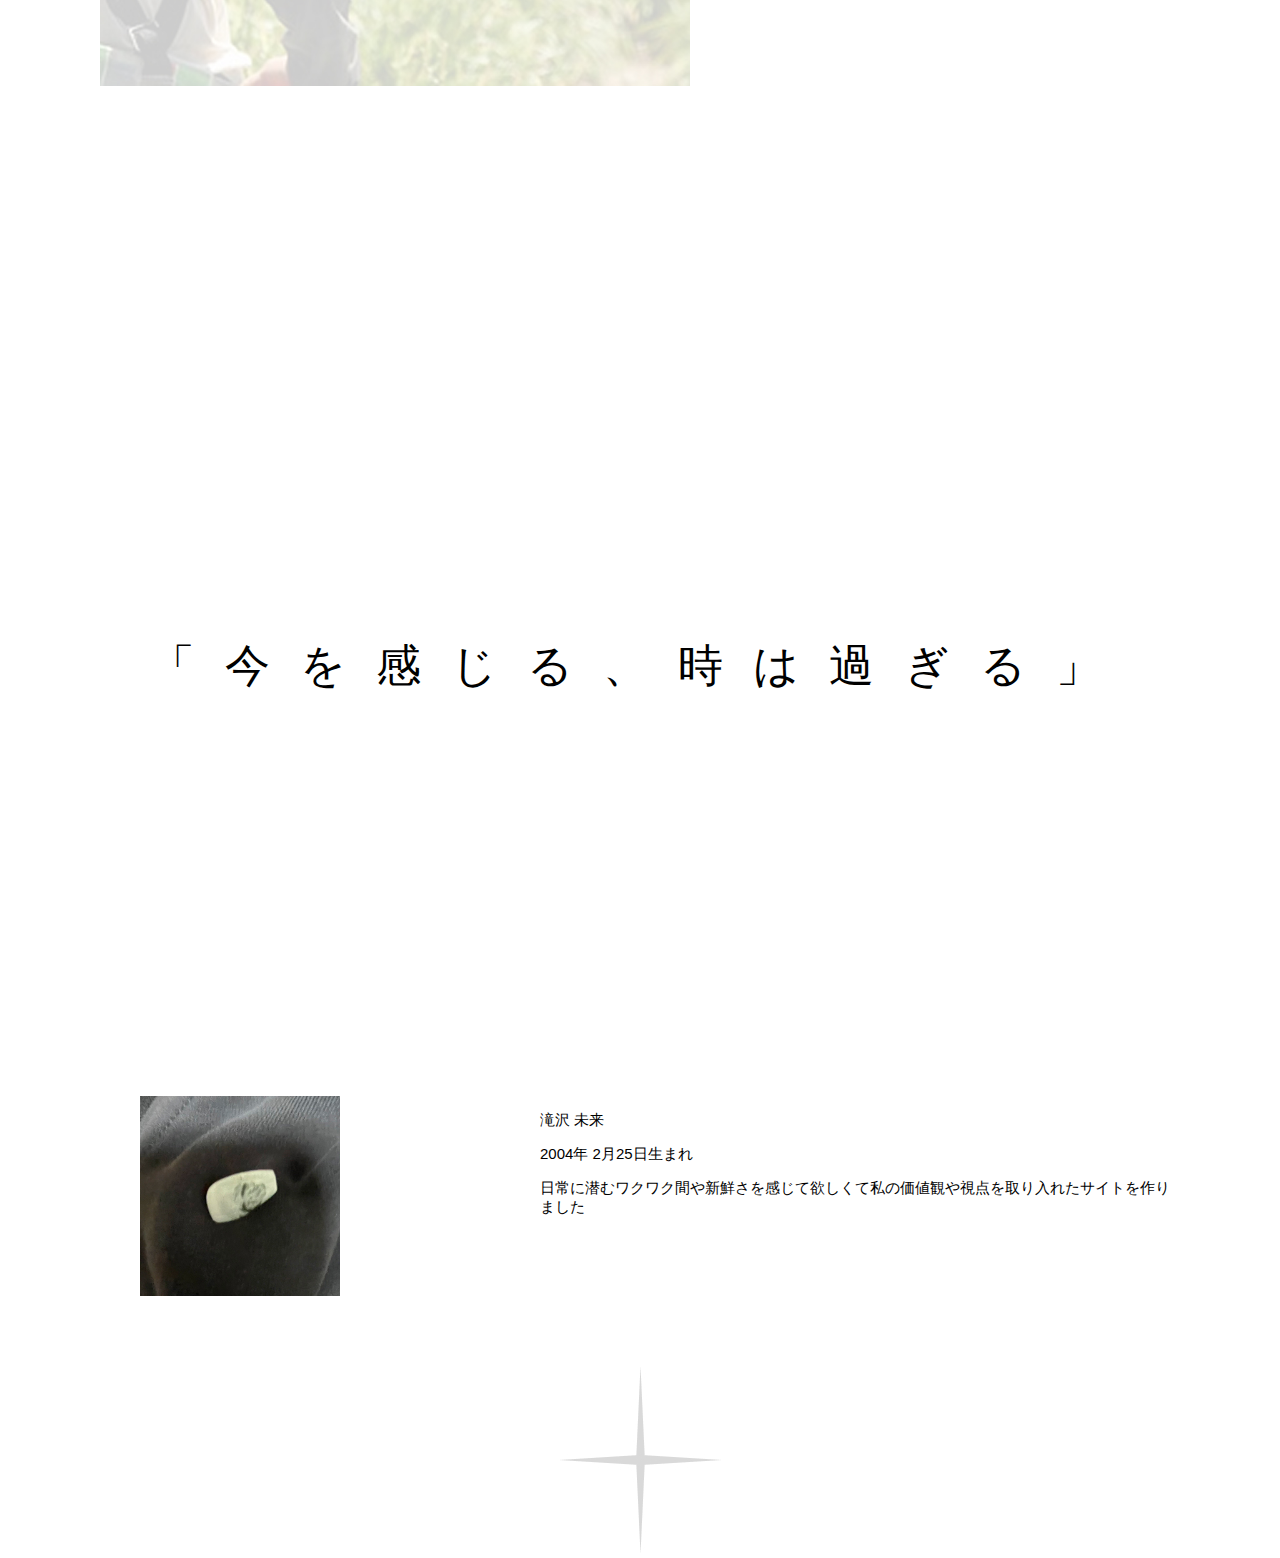
<file: portfolio/portfolio/index.html>
<!DOCTYPE html>
<html>
  <head>
    <title>今を見つめる</title>
    <meta charset="UTF-8">
    <meta name="description" content="滝沢未来のポートフォリオ">
    <meta name="viewport" content="width=device-width,initial-scale1,0">
    <link rel="stylesheet" href="style.css">
  </head>
  <body>
    <main>
      <article>

        <section id="main-visual">
           <div id="thema">
              <div id="textbox">
               <h1>今を見つめる</h1>
              </div>
              <div id="main-background">
               <img src="images/background.png">
              </div>
              <div id="image-main">
               <img src="images/main.jpg" width="731" height="532" alt="海を眺める男性">
              </div>
              <div id="image-city">
               <img src="images/city.jpg" width="817" height="587" alt="夜中の都会">
              </div>
           </div>
        </section>

        <section id="comment">
          <div id="section2">
            <div class="title">
              <h2>-  日々の断片  -</h2>
            </div>
            <div class="description">
              <p>私は人の趣味について共有することや見つけるのも好きだ</p>
              <p>でも何か違和感を感じる時がある</p>
              <p>それは趣味であると思うのだけれど何かその人の本質が見えてこない</p>
            </div>
            <div class="title">
              <h2>-  私のひとつ  -</h2>
            </div>
            <div id="more">
             <div class="description">
              <p>私の最近の趣味は「食べかけの写真のコレクション」 </p>
              <p>疑問に思うかもしれないが、その中には紛れもない美しさや</p>
              <p>心から溢れ出るワクワク感が詰まっているのだ</p>
              <p>こんな気持ちあなたは持ち歩いているだろうか</p>
            </div>
            <div id="more-img">
              <img src="images/more.jpg">
            </div>
             <a href="hobby.html" class="more-btn"></a>
            </div>
          </div>
        </section>

        <section id="catchphrase">
            <div id="catchphrase1">           
              <h2>「あなたの周りに何が</h2>
             <div class="text-indent">
               <h2>転がっていますか」</h2>
             </div>
           </div>
            <div id="catchphrase1h3">
             <h3>「あなたは今どう</h3>
              <div class="text-indent">
               <h3>感じていますか」</h3>
              </div>
            </div>
            <div id="catchphrase1h4">
             <h4>「あなたは誰について</h4>
              <div class="text-indent">
               <h4>考えていますか」</h4>
             </div>      
           </div>

          <div id="catchphrase2">
            <img src="images/backgroud2.jpg" alt="">
            <h1>Hello, new world...</h1>
          </div>
        </section>
        
        <section id="content">
          <div id="content-child">
            <div id="child-description">
             <h2>「何もわからないけど楽しい」</h2>
             <p>私たちは小さい頃とにかく遊んでいたと思います</p>
             <p>友達と虫探し、おままごと、昼寝、喧嘩、アニメ</p>
             <p>何もかも全力で楽しむだけ楽しむ</p>
            </div>
            
             <img src="images/children.jpg" alt="お菓子を食べている2人の男の子">
                    
          </div>

          <div id="content-now">
             <div id="now-description">
               <p>私たちは子供時代と比べて</p>
               <p>知能が発達しました</p>
               <p>ですが知能が発達した上に歳を重ね</p>
               <p>子供以上の好奇心に</p>
               <p>駆られなくなってしまったように感じます</p>
             </div>
            <img src="images/woman.jpg" alt="背中を向けて座っている女性">
          </div>

          <div class="phrase we">
            <h2>「私たちがワクワクするものってなんだろう」</h2>
          </div>
        </section>

        <section id="about-money">
          <div id="ab-description">
           <p>私たちは働き、お金を手にするようになりました</p>
           <p>それは自分が好きなように使うことができます</p>
           <p>目的はそれぞれです</p>
           <p>そのお金の行き先にどれだけの感情を有したでしょうか</p>
          </div>

          <div class="phrase now">
            <h2>「今を感じる、時は過ぎる」</h2>
          </div>
        </section>

        <section id="introuduction">
          <div id="flex">
           <img src="images/miku.jpg" alt="私が作った白をベースに黒いハスが描かれた付け爪">
           <div id="text">
             <p>滝沢 未来</p>
             <p>2004年 2月25日生まれ</p>
             <p>日常に潜むワクワク間や新鮮さを感じて欲しくて私の価値観や視点を取り入れたサイトを作りました</p>
            </div>
          </div>
          <div id="star">
            <img src="images/star.jpg" alt="四つ星">
          </div>
        </section>

      </article>
    </main>
  </body>

</html>
</file>
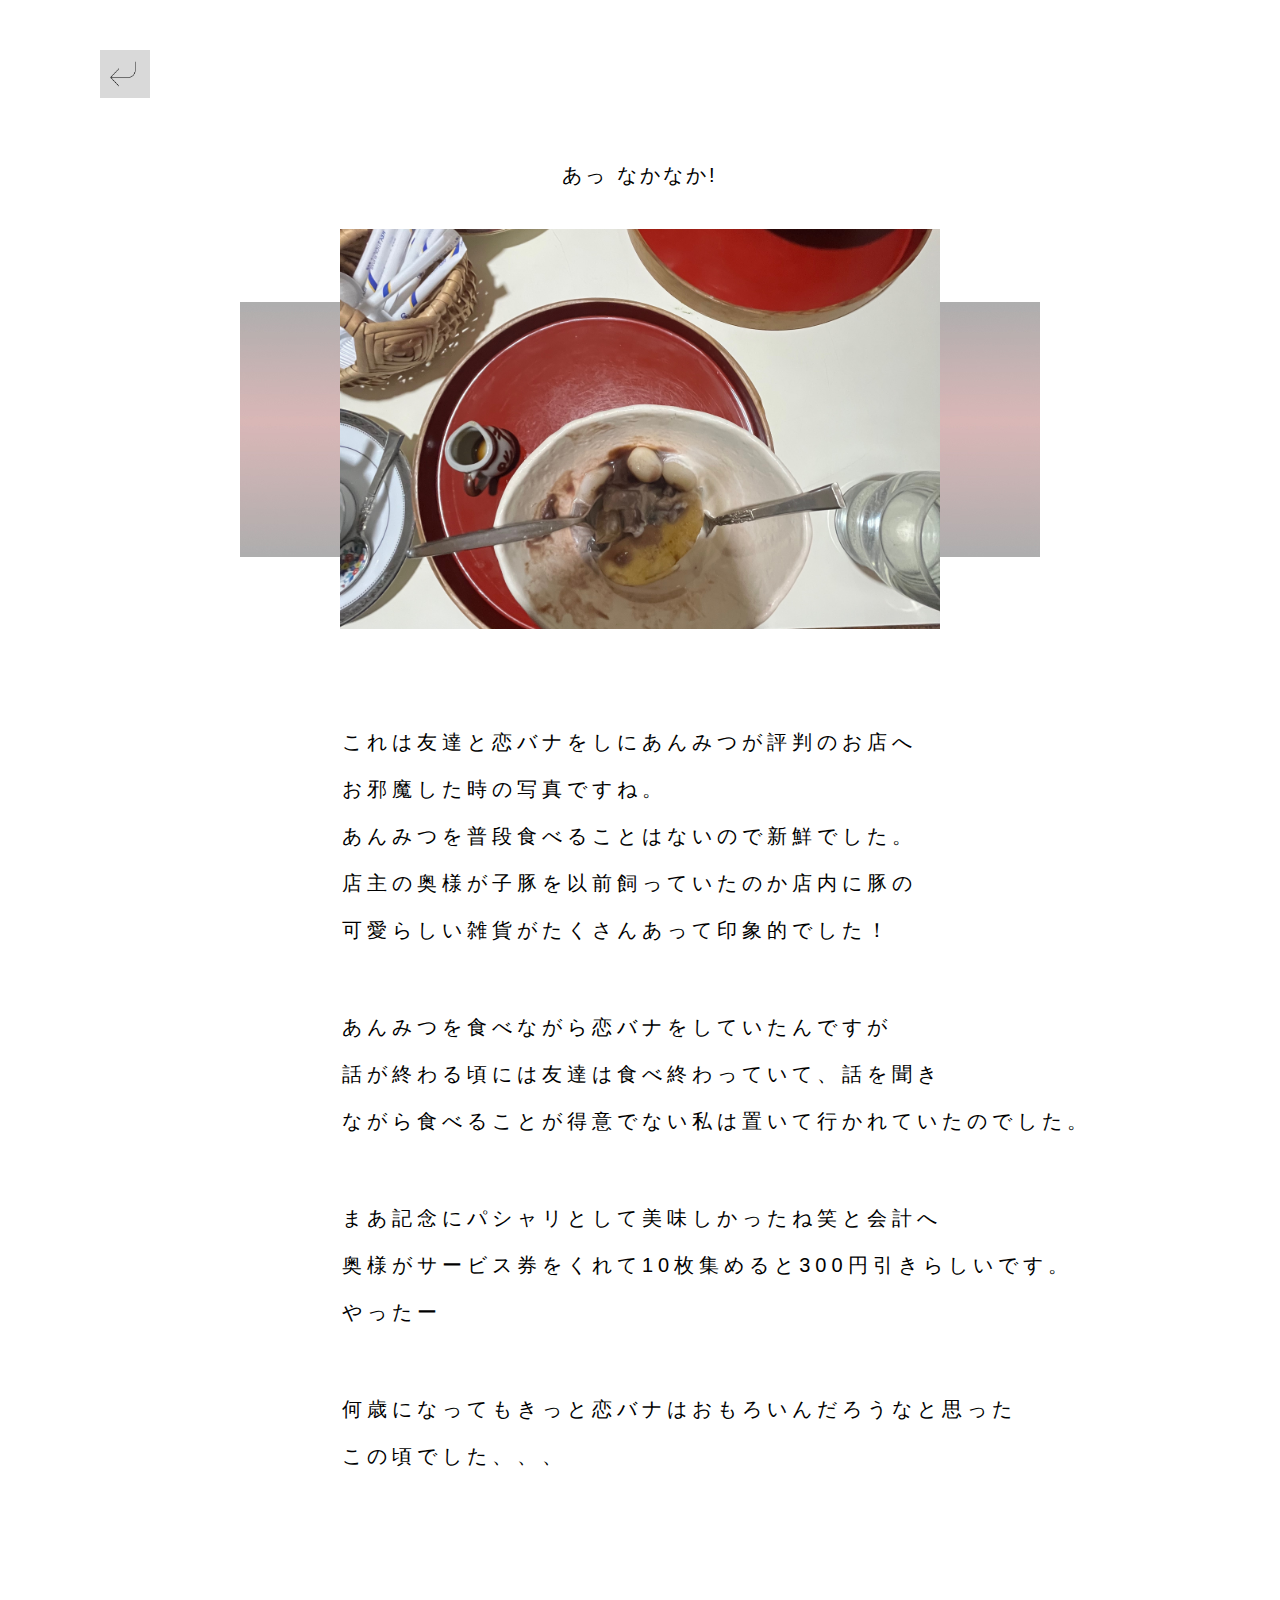
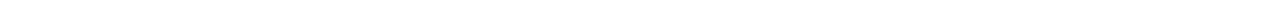
<file: myportfolio/detail_anmitu.html>
<!DOCTYPE html>
<html>
  <head>
    <title>今を見つめる</title>
    <meta charset="UTF-8">
    <meta name="description" content="滝沢未来のポートフォリオ">
    <meta name="viewport" content="width=device-width,initial-scale1,0">
    <link rel="stylesheet" href="style.css">
  </head>
  <body>
    <main>
      <article>
        <div class="back">
          <a href="hobby.html"><img src="images/backbutton.png" alt="戻る"></a>
        </div>

        <div class="detail">
          <p>あっ なかなか!</p>

         <div class="detail-img">
           <img src="images/anmitu.jpeg" alt="食べかけのあんみつ">
         </div>
         
        </div>

        <div class="detail-description">
          <div class="hobby-space">
            <p>これは友達と恋バナをしにあんみつが評判のお店へ</p>
            <p>お邪魔した時の写真ですね。</p>
            <p>あんみつを普段食べることはないので新鮮でした。</p>
            <p>店主の奥様が子豚を以前飼っていたのか店内に豚の</p>
           <p>可愛らしい雑貨がたくさんあって印象的でした！</p>
          </div>
          
          <div class="hobby-space">
            <p>あんみつを食べながら恋バナをしていたんですが</p>
            <p>話が終わる頃には友達は食べ終わっていて、話を聞き</p>
            <p>ながら食べることが得意でない私は置いて行かれていたのでした。</p>
          </div>

          <div class="hobby-space">
            <p>まあ記念にパシャリとして美味しかったね笑と会計へ</p>
            <p>奥様がサービス券をくれて10枚集めると300円引きらしいです。</p>
            <p>やったー</p>
          </div>

          <div class="hobby-space">
            <p>何歳になってもきっと恋バナはおもろいんだろうなと思った</p>
            <p>この頃でした、、、</p>
          </div>

        </div>

      </article>
    </main>
  </body>
</file>
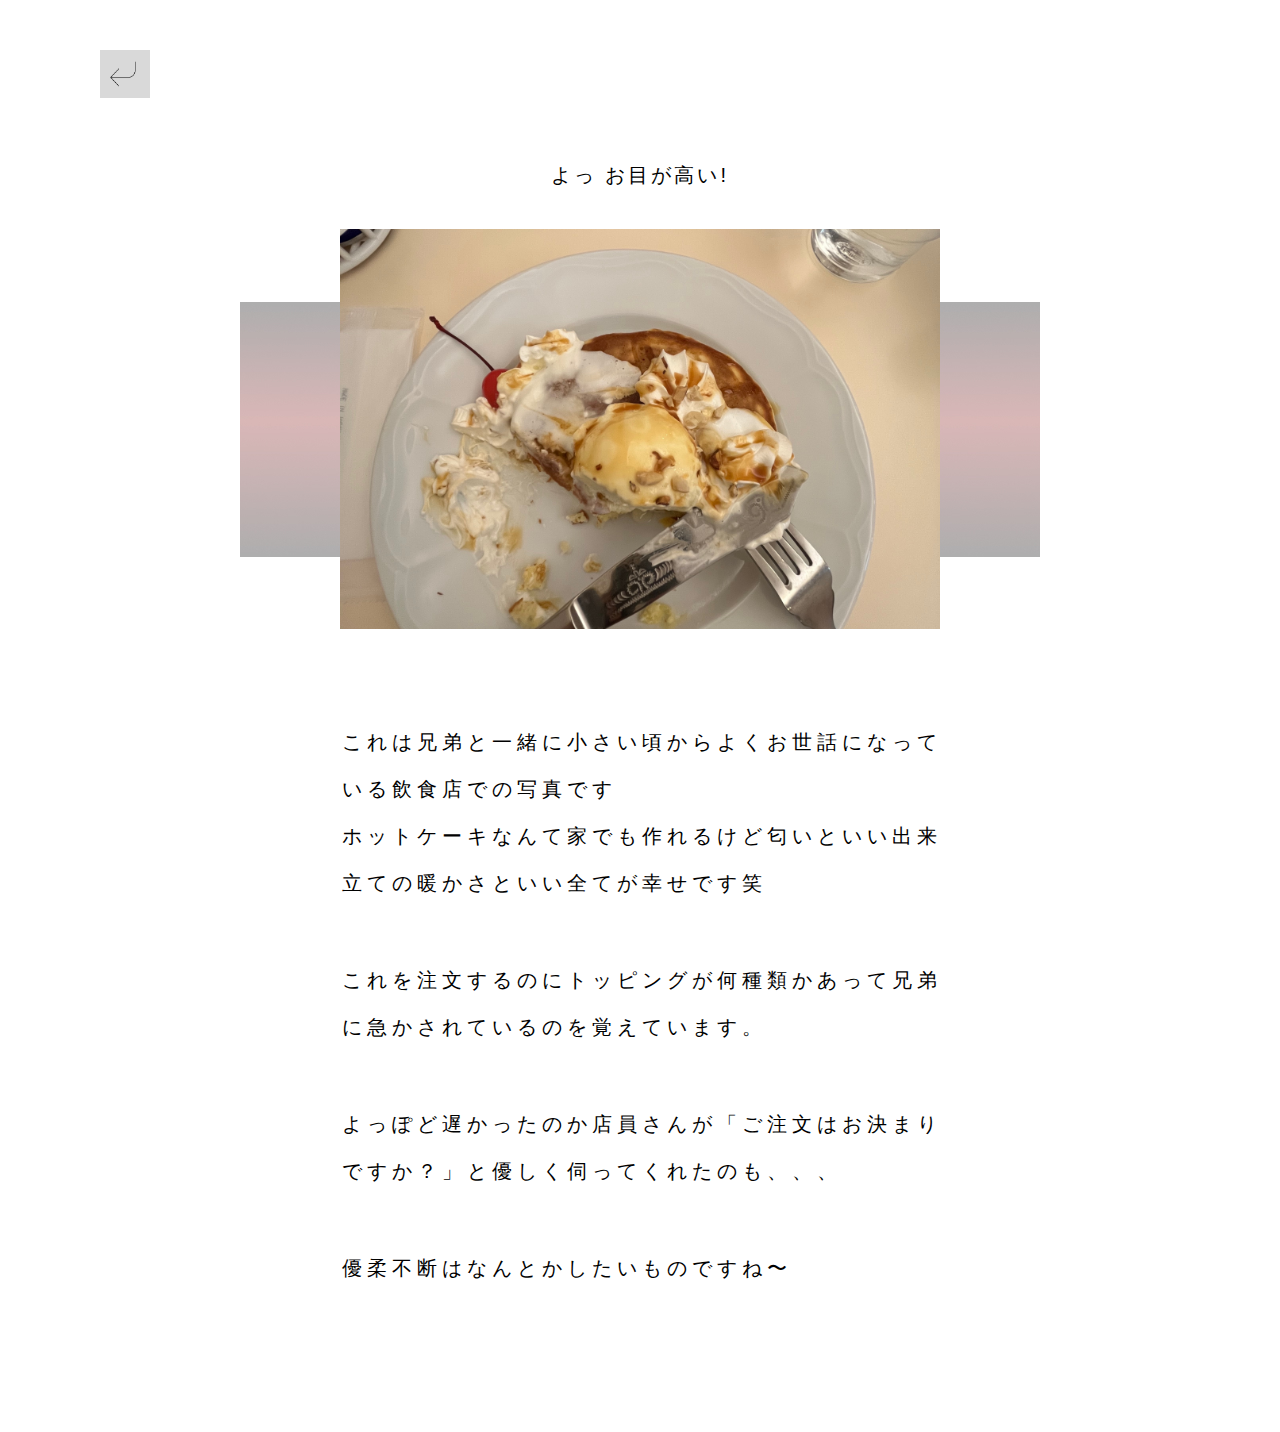
<file: myportfolio/detail_hotcake.html>
<!DOCTYPE html>
<html>
  <head>
    <title>今を見つめる</title>
    <meta charset="UTF-8">
    <meta name="description" content="滝沢未来のポートフォリオ">
    <meta name="viewport" content="width=device-width,initial-scale1,0">
    <link rel="stylesheet" href="style.css">
  </head>
  <body>
    <main>
      <article>
        <div class="back">
          <a href="hobby.html"><img src="images/backbutton.png" alt="戻る"></a>
        </div>

        <div class="detail">
          <p>よっ お目が高い!</p>

         <div class="detail-img">
           <img src="images/hotcake.jpeg" alt="食べかけのアイスクリームとクリームが乗ったホットケーキ">
         </div>
         
        </div>

        <div class="detail-description">
          <div class="hobby-space">
            <p>これは兄弟と一緒に小さい頃からよくお世話になって</p>
            <p>いる飲食店での写真です</p>
            <p>ホットケーキなんて家でも作れるけど匂いといい出来</p>
            <p>立ての暖かさといい全てが幸せです笑</p>
          </div>
          
          <div class="hobby-space">
            <p>これを注文するのにトッピングが何種類かあって兄弟</p>
            <p>に急かされているのを覚えています。</p>
          </div>

          <div class="hobby-space">
            <p>よっぽど遅かったのか店員さんが「ご注文はお決まり</p>
            <p>ですか？」と優しく伺ってくれたのも、、、</p>
          </div>

          <div class="hobby-space">
            <p>優柔不断はなんとかしたいものですね〜</p>
          </div>

        </div>

      </article>
    </main>
  </body>
</file>
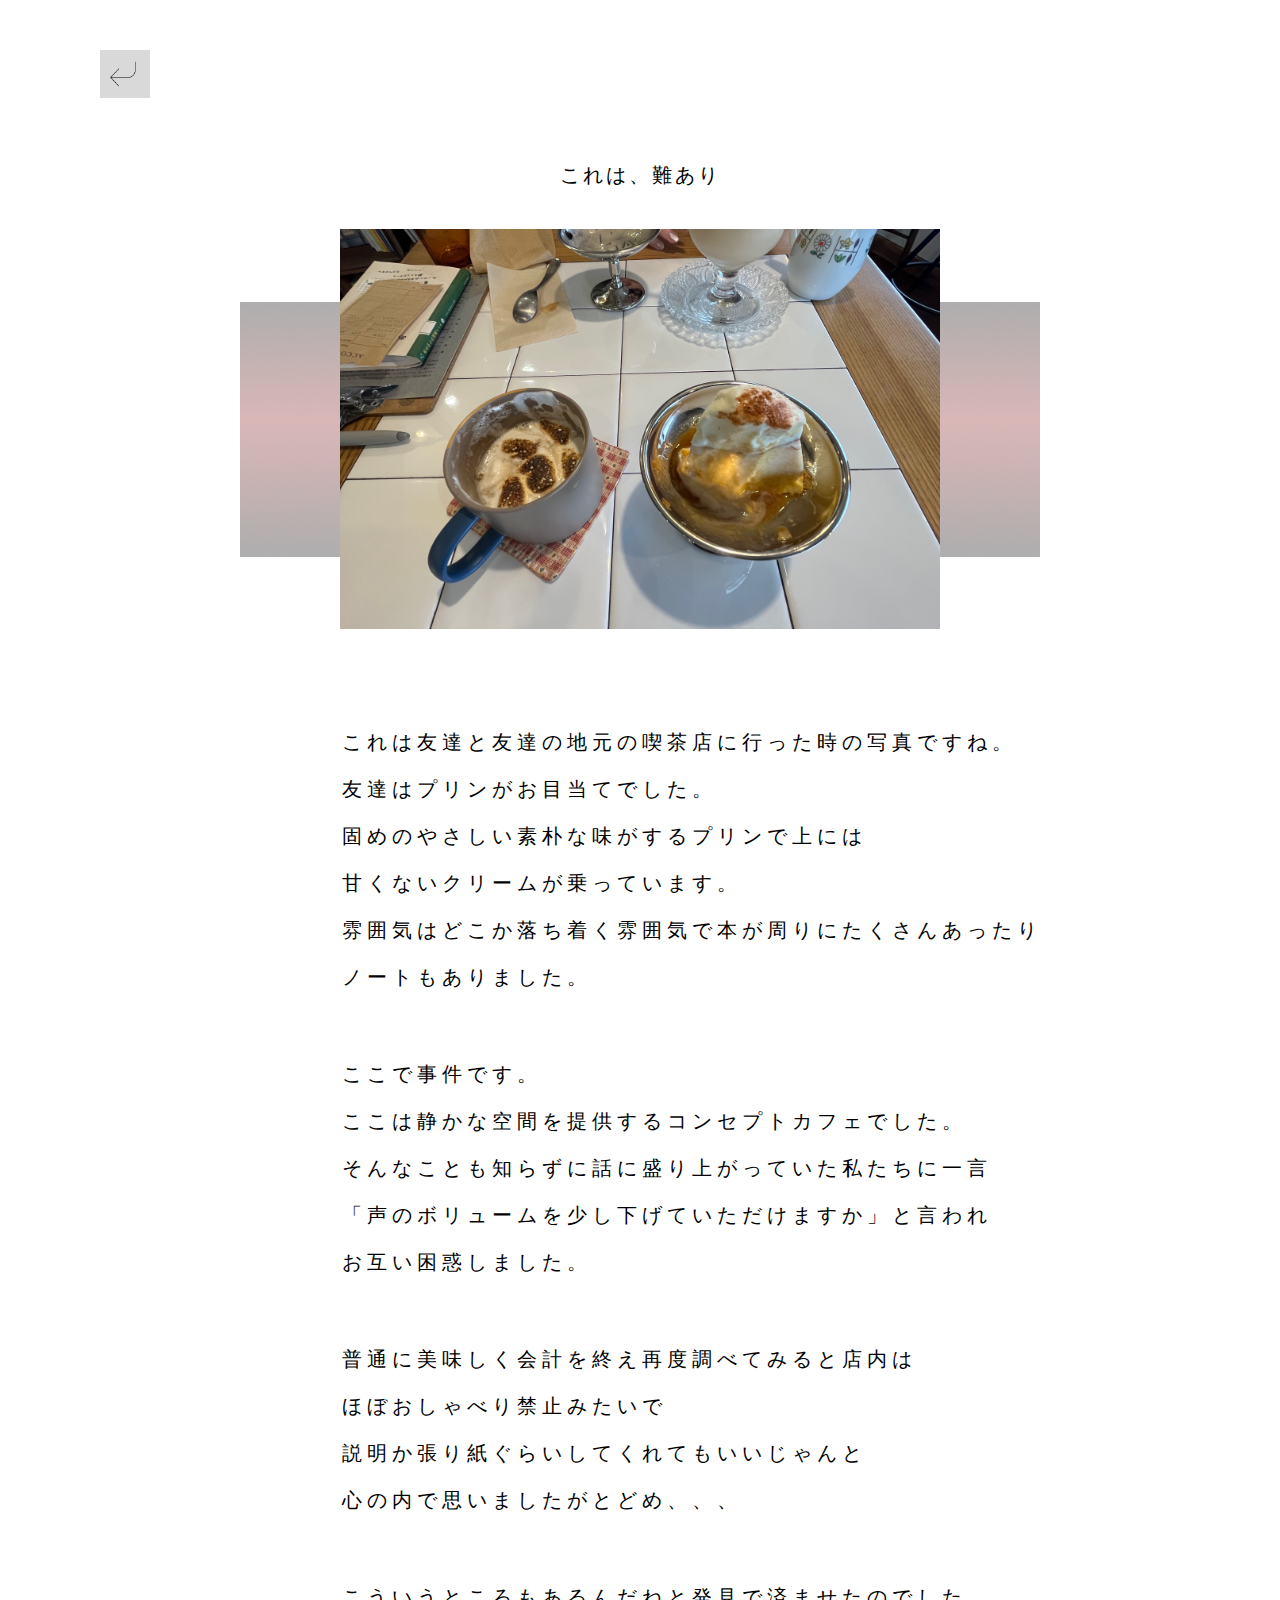
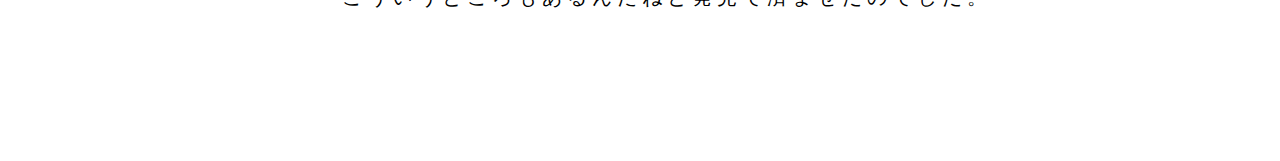
<file: myportfolio/detail_purin.html>
<!DOCTYPE html>
<html>
  <head>
    <title>今を見つめる</title>
    <meta charset="UTF-8">
    <meta name="description" content="滝沢未来のポートフォリオ">
    <meta name="viewport" content="width=device-width,initial-scale1,0">
    <link rel="stylesheet" href="style.css">
  </head>
  <body>
    <main>
      <article>
        <div class="back">
          <a href="hobby.html"><img src="images/backbutton.png" alt="戻る"></a>
        </div>

        <div class="detail">
          <p>これは、難あり</p>

         <div class="detail-img">
           <img src="images/purin.jpeg" alt="半ん分のプリンと飲みかけのマシュマロココア">
         </div>
         
        </div>

        <div class="detail-description">
          <div class="hobby-space">
            <p>これは友達と友達の地元の喫茶店に行った時の写真ですね。</p>
            <p>友達はプリンがお目当てでした。</p>
            <p>固めのやさしい素朴な味がするプリンで上には</p>
            <p>  甘くないクリームが乗っています。</p>
            <p>雰囲気はどこか落ち着く雰囲気で本が周りにたくさんあったり
            <p>ノートもありました。</p>
          </div>

          <div class="hobby-space">
            <p>ここで事件です。</p>
            <p>ここは静かな空間を提供するコンセプトカフェでした。</p>
            <p>そんなことも知らずに話に盛り上がっていた私たちに一言</p>
            <p>「声のボリュームを少し下げていただけますか」と言われ</p>
            <p>お互い困惑しました。</p>
          </div>

          <div class="hobby-space">
            <p>普通に美味しく会計を終え再度調べてみると店内は</p>
            <p>ほぼおしゃべり禁止みたいで</p>
            <p>説明か張り紙ぐらいしてくれてもいいじゃんと
            <p>心の内で思いましたがとどめ、、、
            </p>
          </div>

          <div class="hobby-space">
            <p>こういうところもあるんだねと発見で済ませたのでした。</p>
          </div>

        </div>

      </article>
    </main>
  </body>
</file>
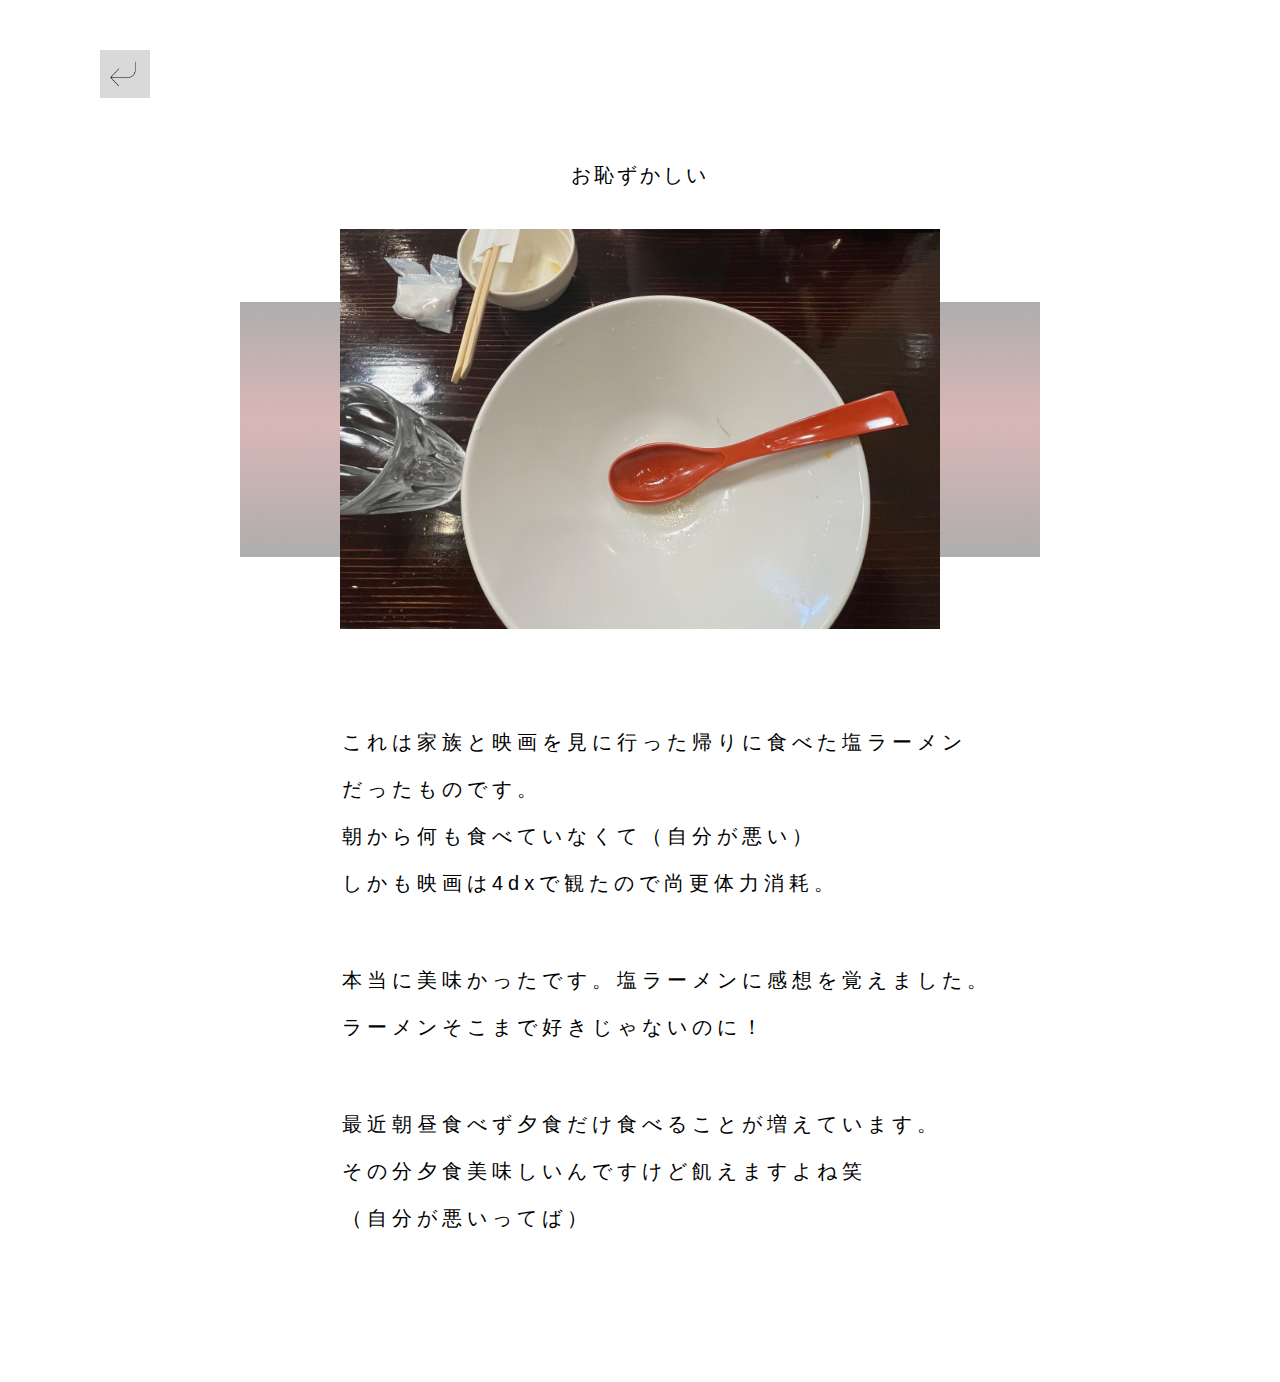
<file: myportfolio/detail_ra-men.html>
<!DOCTYPE html>
<html>
  <head>
    <title>今を見つめる</title>
    <meta charset="UTF-8">
    <meta name="description" content="滝沢未来のポートフォリオ">
    <meta name="viewport" content="width=device-width,initial-scale1,0">
    <link rel="stylesheet" href="style.css">
  </head>
  <body>
    <main>
      <article>
        <div class="back">
          <a href="hobby.html"><img src="images/backbutton.png" alt="戻る"></a>
        </div>

        <div class="detail">
          <p>お恥ずかしい</p>

         <div class="detail-img">
           <img src="images/ra-men.jpeg" alt="完食したラーメンの器">
         </div>
         
        </div>

        <div class="detail-description">
          <div class="hobby-space">
            <p>これは家族と映画を見に行った帰りに食べた塩ラーメン</p>
            <p>だったものです。</p>
            <p>朝から何も食べていなくて（自分が悪い）</p>
            <p>しかも映画は4dxで観たので尚更体力消耗。</p>
         </div>

          <div class="hobby-space">
            <p>本当に美味かったです。塩ラーメンに感想を覚えました。</p>
            <p>ラーメンそこまで好きじゃないのに！</p>
          </div>

          <div class="hobby-space">
            <p>最近朝昼食べず夕食だけ食べることが増えています。</p>
            <p>その分夕食美味しいんですけど飢えますよね笑</p>
            <p>（自分が悪いってば）</p>
          </div>

        </div>

      </article>
    </main>
  </body>
</file>
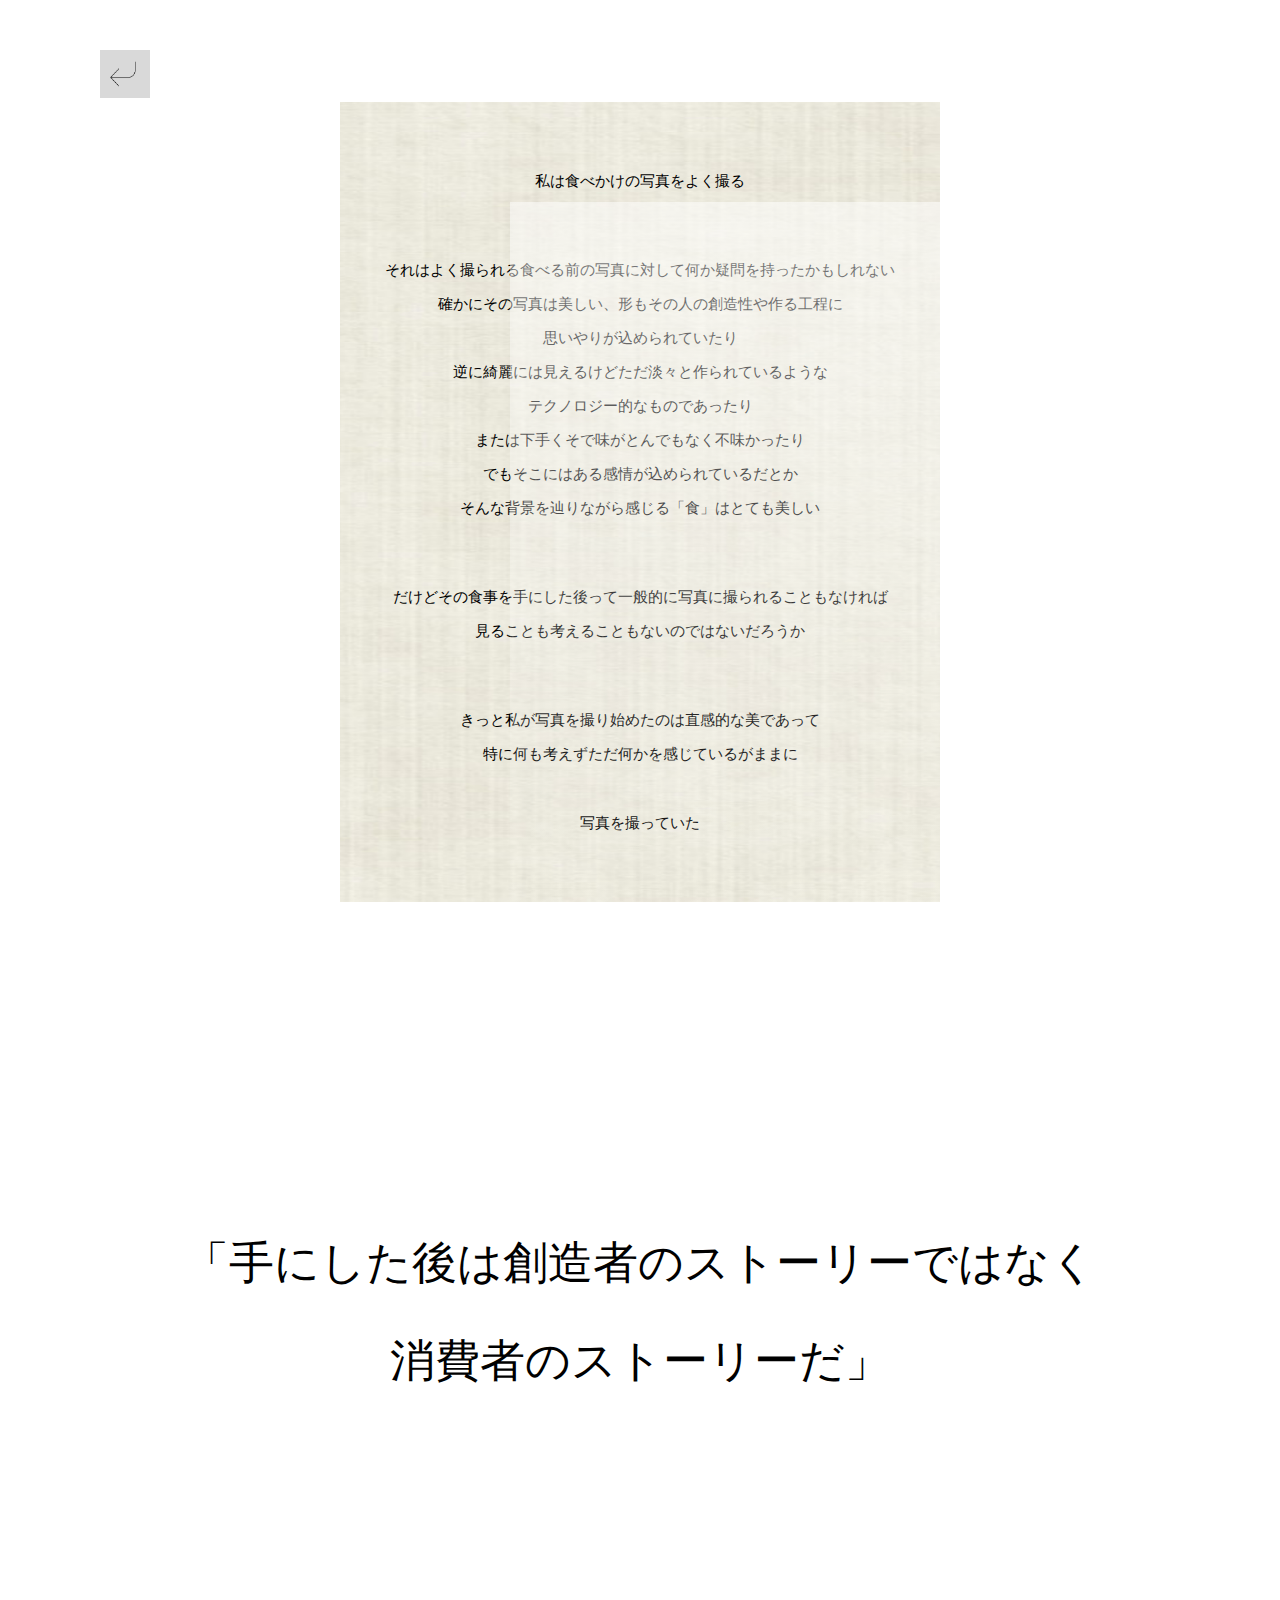
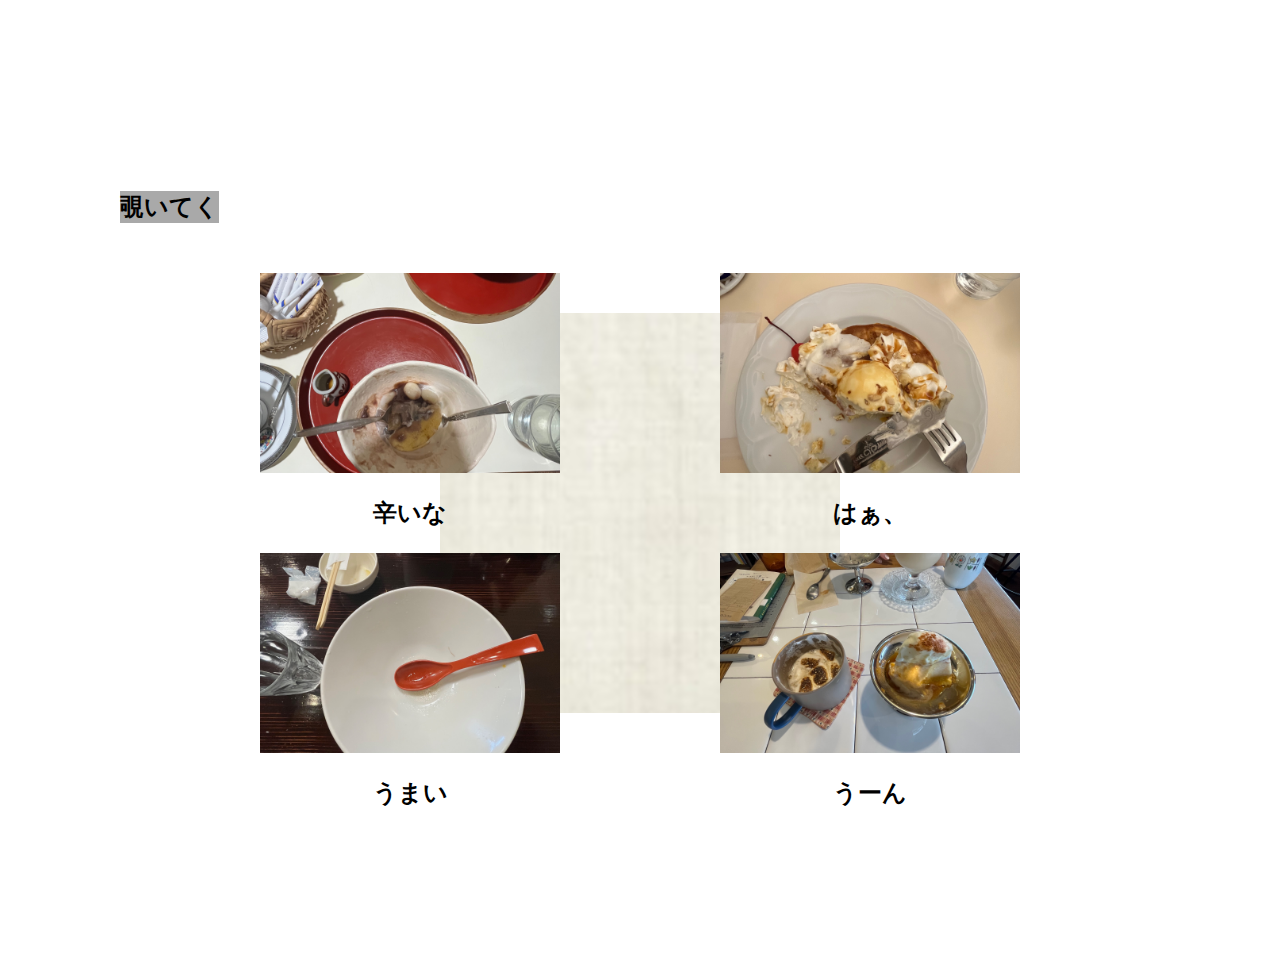
<file: myportfolio/hobby.html>
<!DOCTYPE html>
<html>
  <head>
    <title>今を見つめる</title>
    <meta charset="UTF-8">
    <meta name="description" content="滝沢未来のポートフォリオ">
    <meta name="viewport" content="width=device-width,initial-scale1,0">
    <link rel="stylesheet" href="style.css">
  </head>
  <body>
    <article>
      <main>

        <div class="back">
          <a href="index.html"><img src="images/backbutton.png"></a>
        </div>

       <div id="hobby">
          <div class="hobby-space">
           <p>私は食べかけの写真をよく撮る</p>
          </div>
          <div class="hobby-space">
           <p>それはよく撮られる食べる前の写真に対して何か疑問を持ったかもしれない</p>
           <p>確かにその写真は美しい、形もその人の創造性や作る工程に</p>
           <p>思いやりが込められていたり</p>
           <p>逆に綺麗には見えるけどただ淡々と作られているような</p>
           <p>テクノロジー的なものであったり</p>
           <p>または下手くそで味がとんでもなく不味かったり</p>
           <p>でもそこにはある感情が込められているだとか</p>
           <p>そんな背景を辿りながら感じる「食」はとても美しい</p>
         </div>
         <div class="hobby-space">
           <p>だけどその食事を手にした後って一般的に写真に撮られることもなければ</p>
           <p>見ることも考えることもないのではないだろうか</p>
         </div>
         <div class="hobby-space">
           <p>きっと私が写真を撮り始めたのは直感的な美であって</p>
           <p>特に何も考えずただ何かを感じているがままに</p>
         </div>
           <p>写真を撮っていた</p>
           <img src="images/background.png">
       </div>

        <div class="phrase">
          <h2>「手にした後は創造者のストーリーではなく</h2>
          <h2>消費者のストーリーだ」</h2>
        </div>

        <div id="decoration">
          <h2>覗いてく</h2>
        </div>

        <div id="hobby-content">
          <!-- このdivにベージュ配置 -->
          <div class="content">
            <div class="width">
              <a href="detail_anmitu.html">
               <img src="images/anmitu.jpeg" alt="二つの器があり片方は食べ終え、もう一方は白玉が残っている">
               <h2>辛いな</h2>           
              </a>
            </div>
            <div class="width">
              <a href="detail_hotcake.html">
               <img src="images/hotcake.jpeg" alt="半分食べ終えたホイップが乗ったキャラメルソースのホットケーキ">
               <h2>はぁ、</h2>
            </a>
            </div>
          </div>
          <div class="content">
            <div class="width">
              <a href="detail_ra-men.html">
               <img src="images/ra-men.jpeg" alt="空っぽの塩ラーメン">
               <h2>うまい</h2>
              </a>
            </div>
            <div class="width">
              <a href="detail_purin.html">
               <img src="images/purin.jpeg" alt="半分ずつのマシュマロのココアとたっぷりホイップが乗っかったプリン">
               <h2>うーん</h2>
              </a>
            </div>
          </div>

        </div>
              
      </main>
    </article>
  </body>
</file>
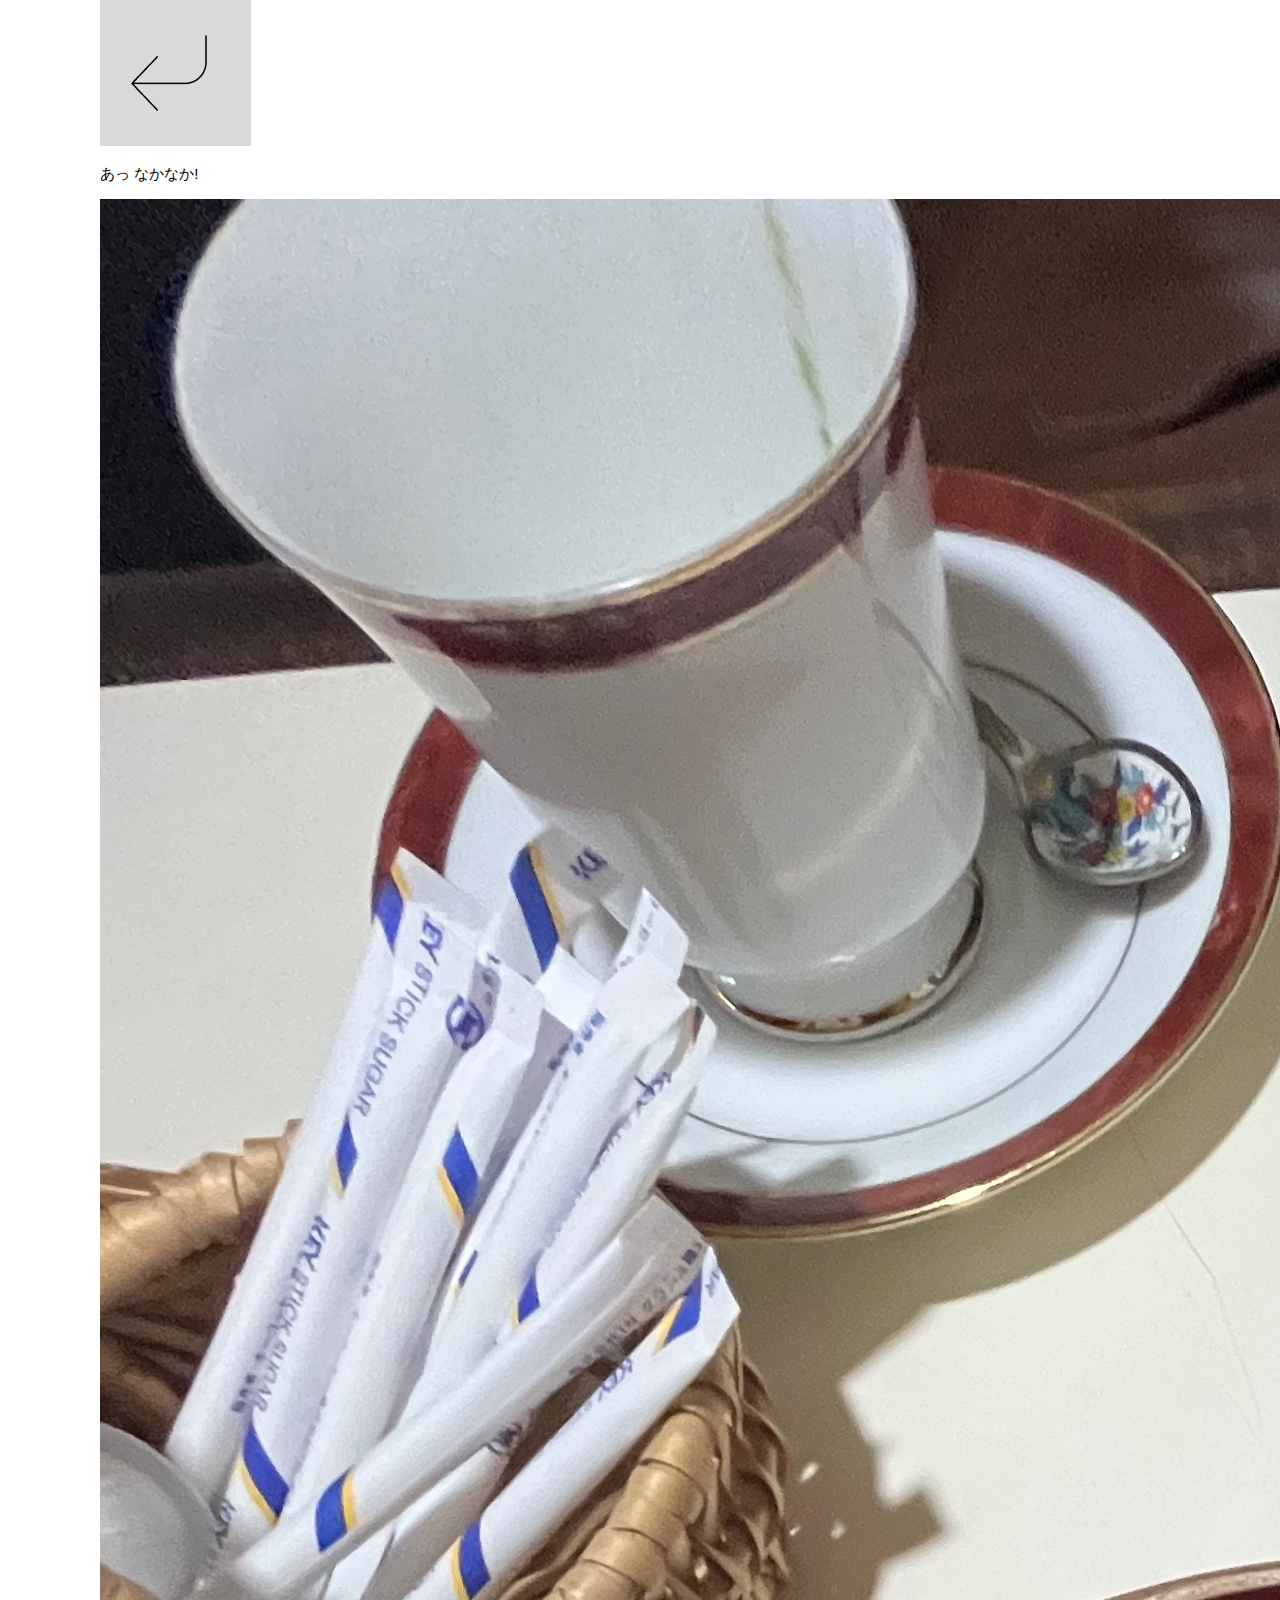
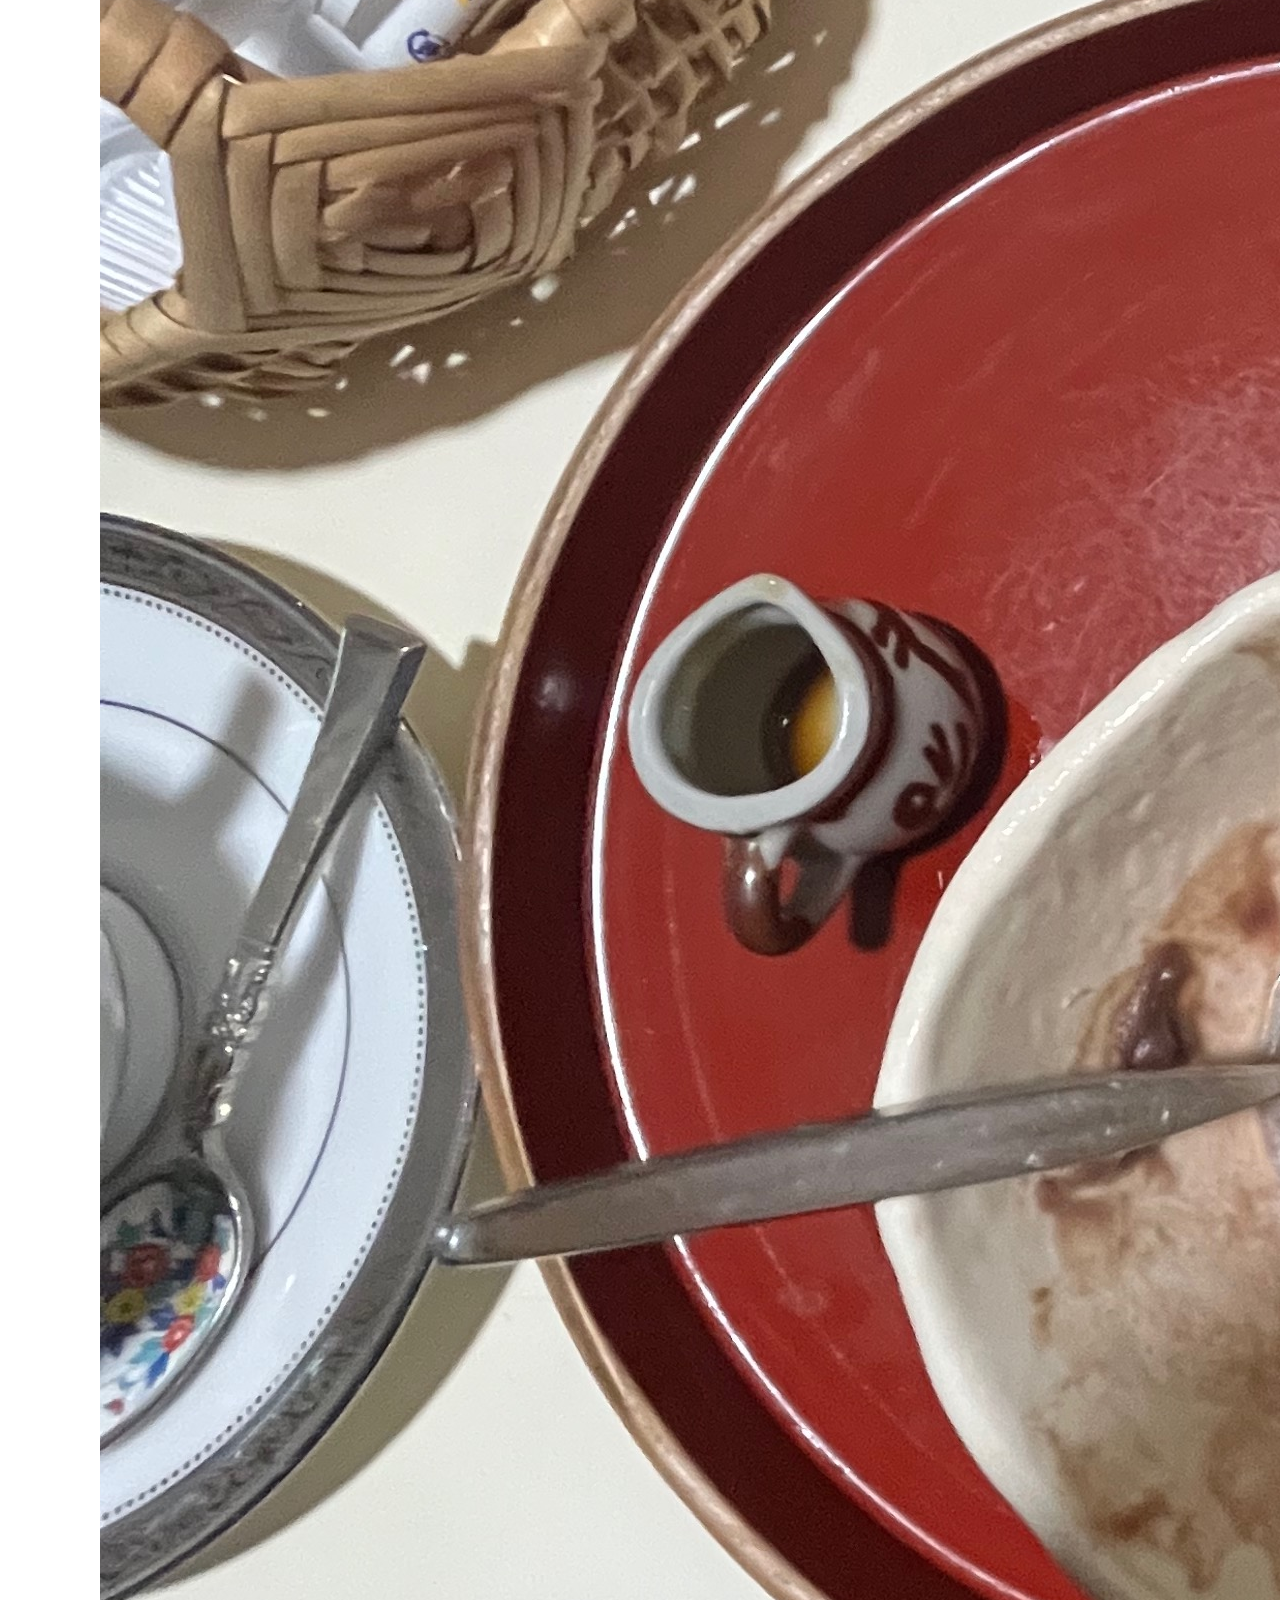
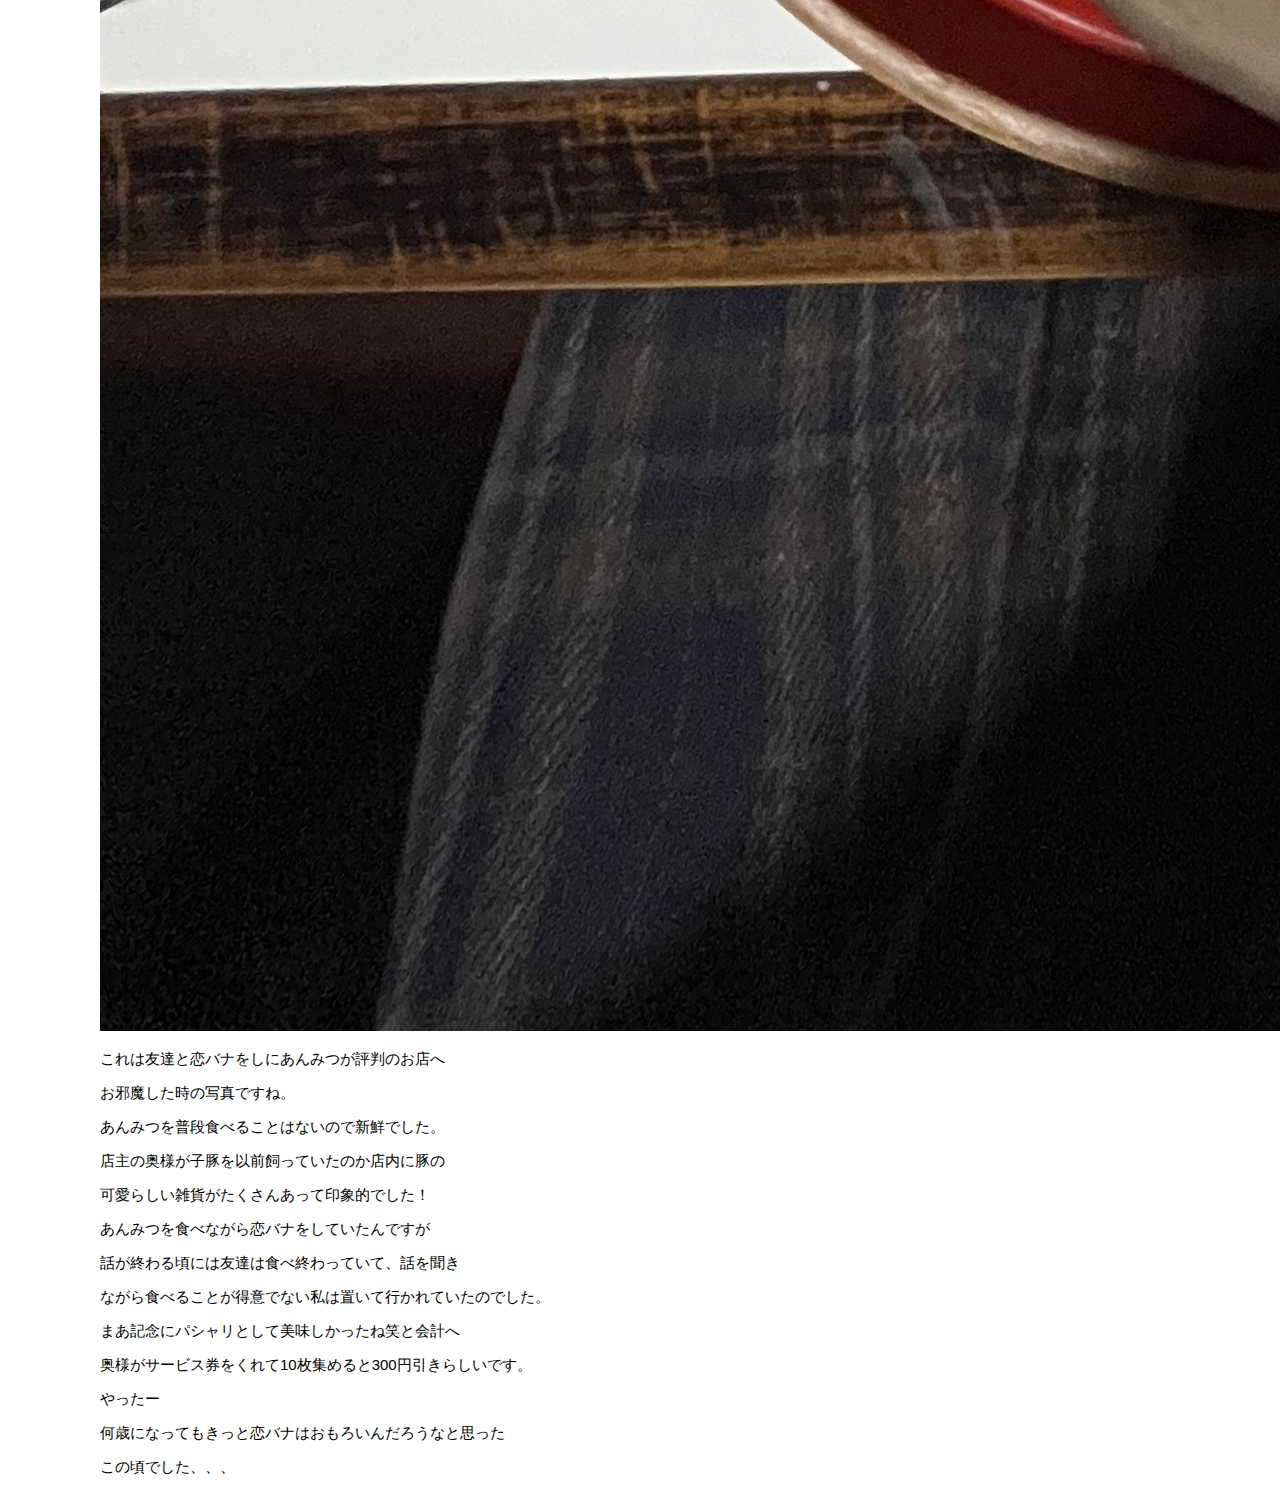
<file: portfolio/detail_anmitu.html>
<!DOCTYPE html>
<html>
  <head>
    <title>今を見つめる</title>
    <meta charset="UTF-8">
    <meta name="description" content="滝沢未来のポートフォリオ">
    <meta name="viewport" content="width=device-width,initial-scale1,0">
    <link rel="stylesheet" href="style.css">
  </head>
  <body>
    <main>
      <article>
        <div class="back">
          <a href="hobby.html"><img src="images/backbutton.png"></a>
        </div>

        <div class="detail">
          <p>あっ なかなか!</p>

         <div class="detail-img">
           <img src="images/anmitu.jpeg" alt="">
         </div>
         
        </div>

        <div class="detail-description">
          <p>これは友達と恋バナをしにあんみつが評判のお店へ</p>
          <p>お邪魔した時の写真ですね。</p>
          <p>あんみつを普段食べることはないので新鮮でした。</p>
          <p>店主の奥様が子豚を以前飼っていたのか店内に豚の</p>
          <p>可愛らしい雑貨がたくさんあって印象的でした！</p>

          <div class="hobby-space">
            <p>あんみつを食べながら恋バナをしていたんですが</p>
            <p>話が終わる頃には友達は食べ終わっていて、話を聞き</p>
            <p>ながら食べることが得意でない私は置いて行かれていたのでした。</p>
          </div>

          <div class="hobby-space">
            <p>まあ記念にパシャリとして美味しかったね笑と会計へ</p>
            <p>奥様がサービス券をくれて10枚集めると300円引きらしいです。</p>
            <p>やったー</p>
          </div>

          <div class="hobby-space">
            <p>何歳になってもきっと恋バナはおもろいんだろうなと思った</p>
            <p>この頃でした、、、</p>
          </div>

        </div>

      </article>
    </main>
  </body>
</file>
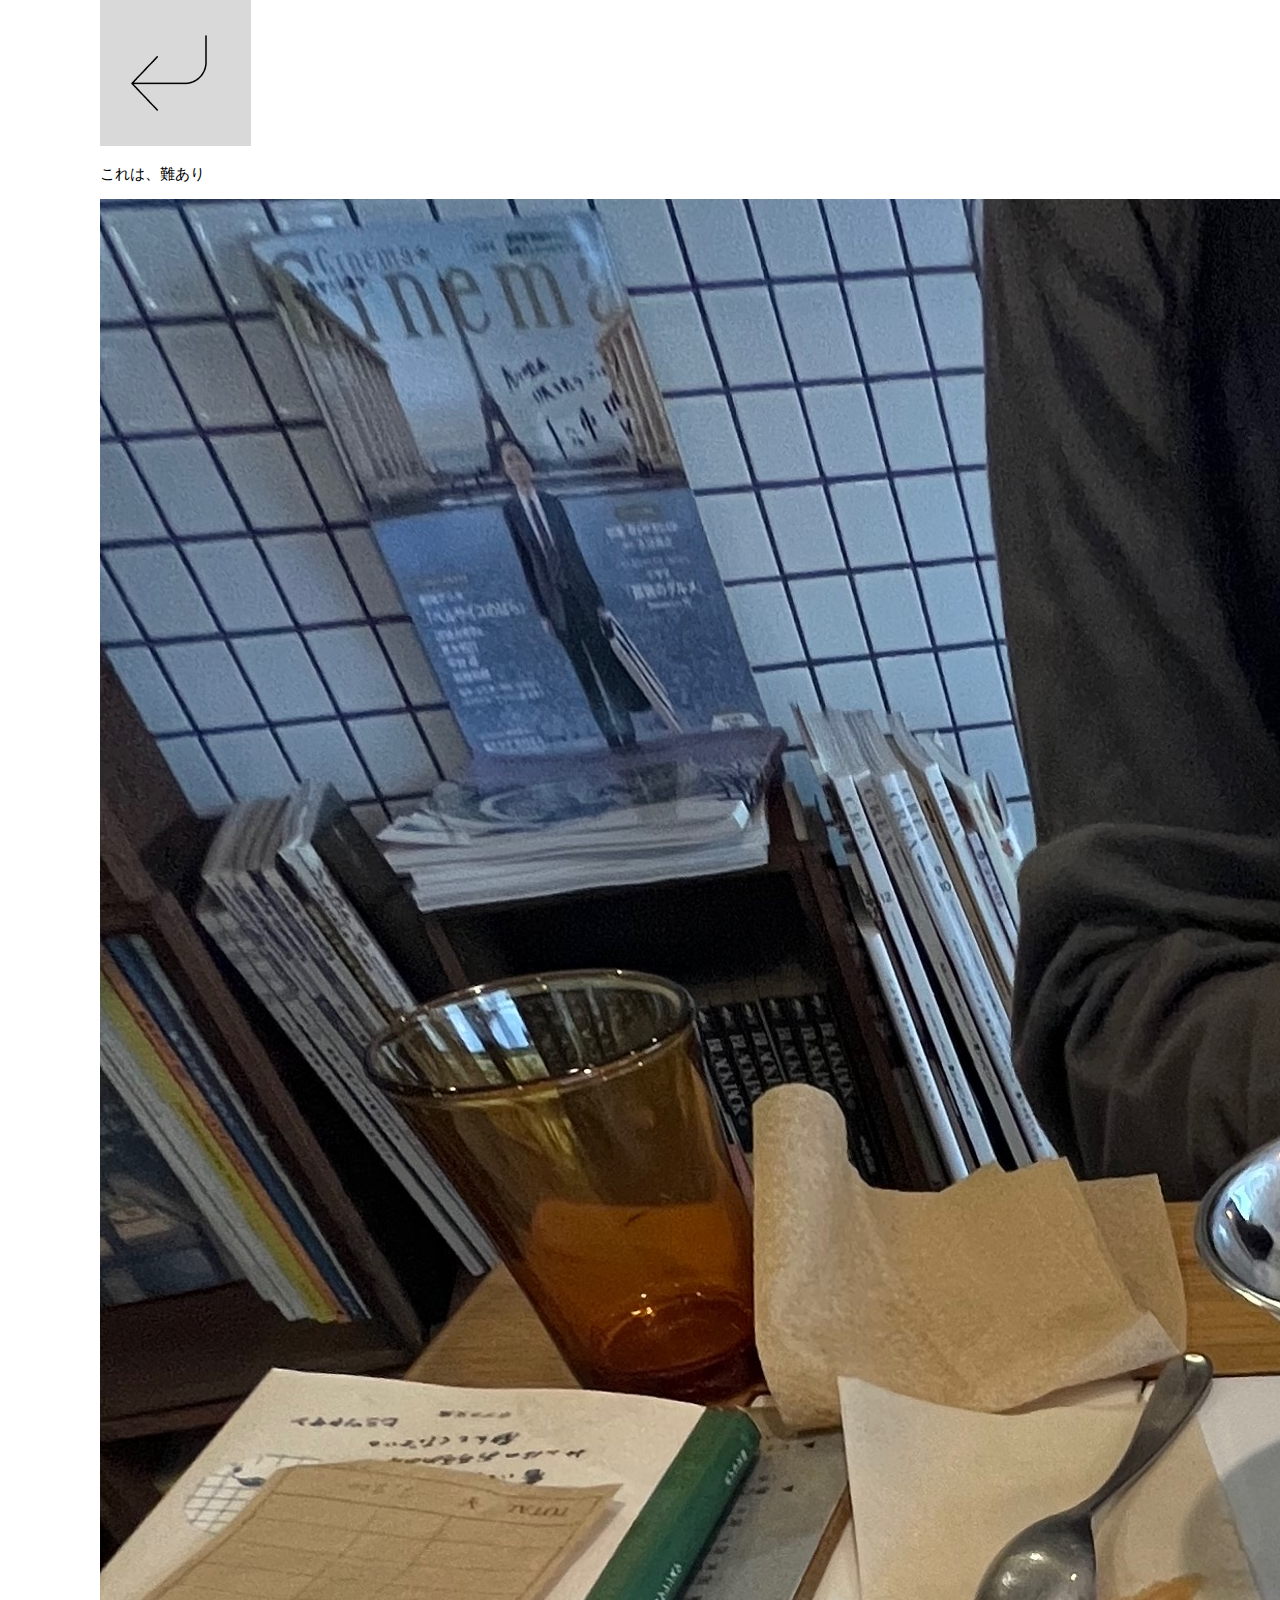
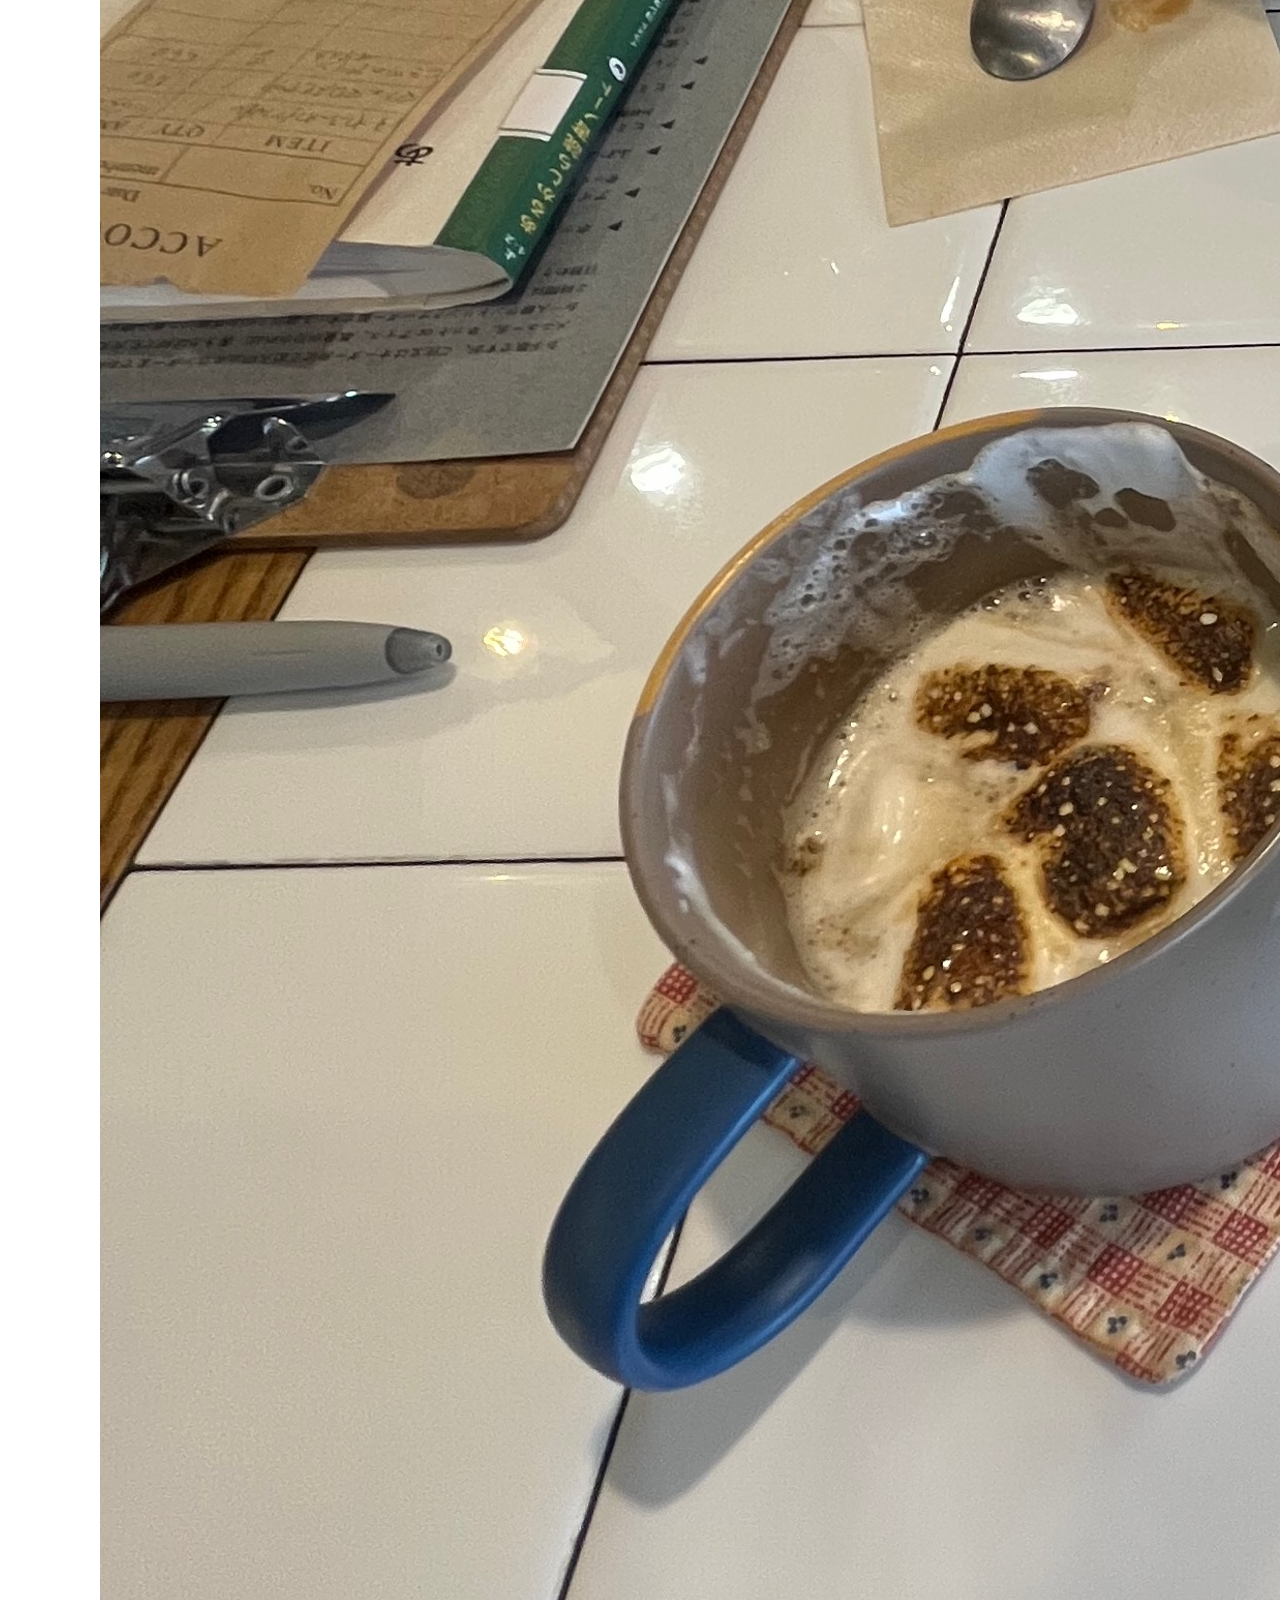
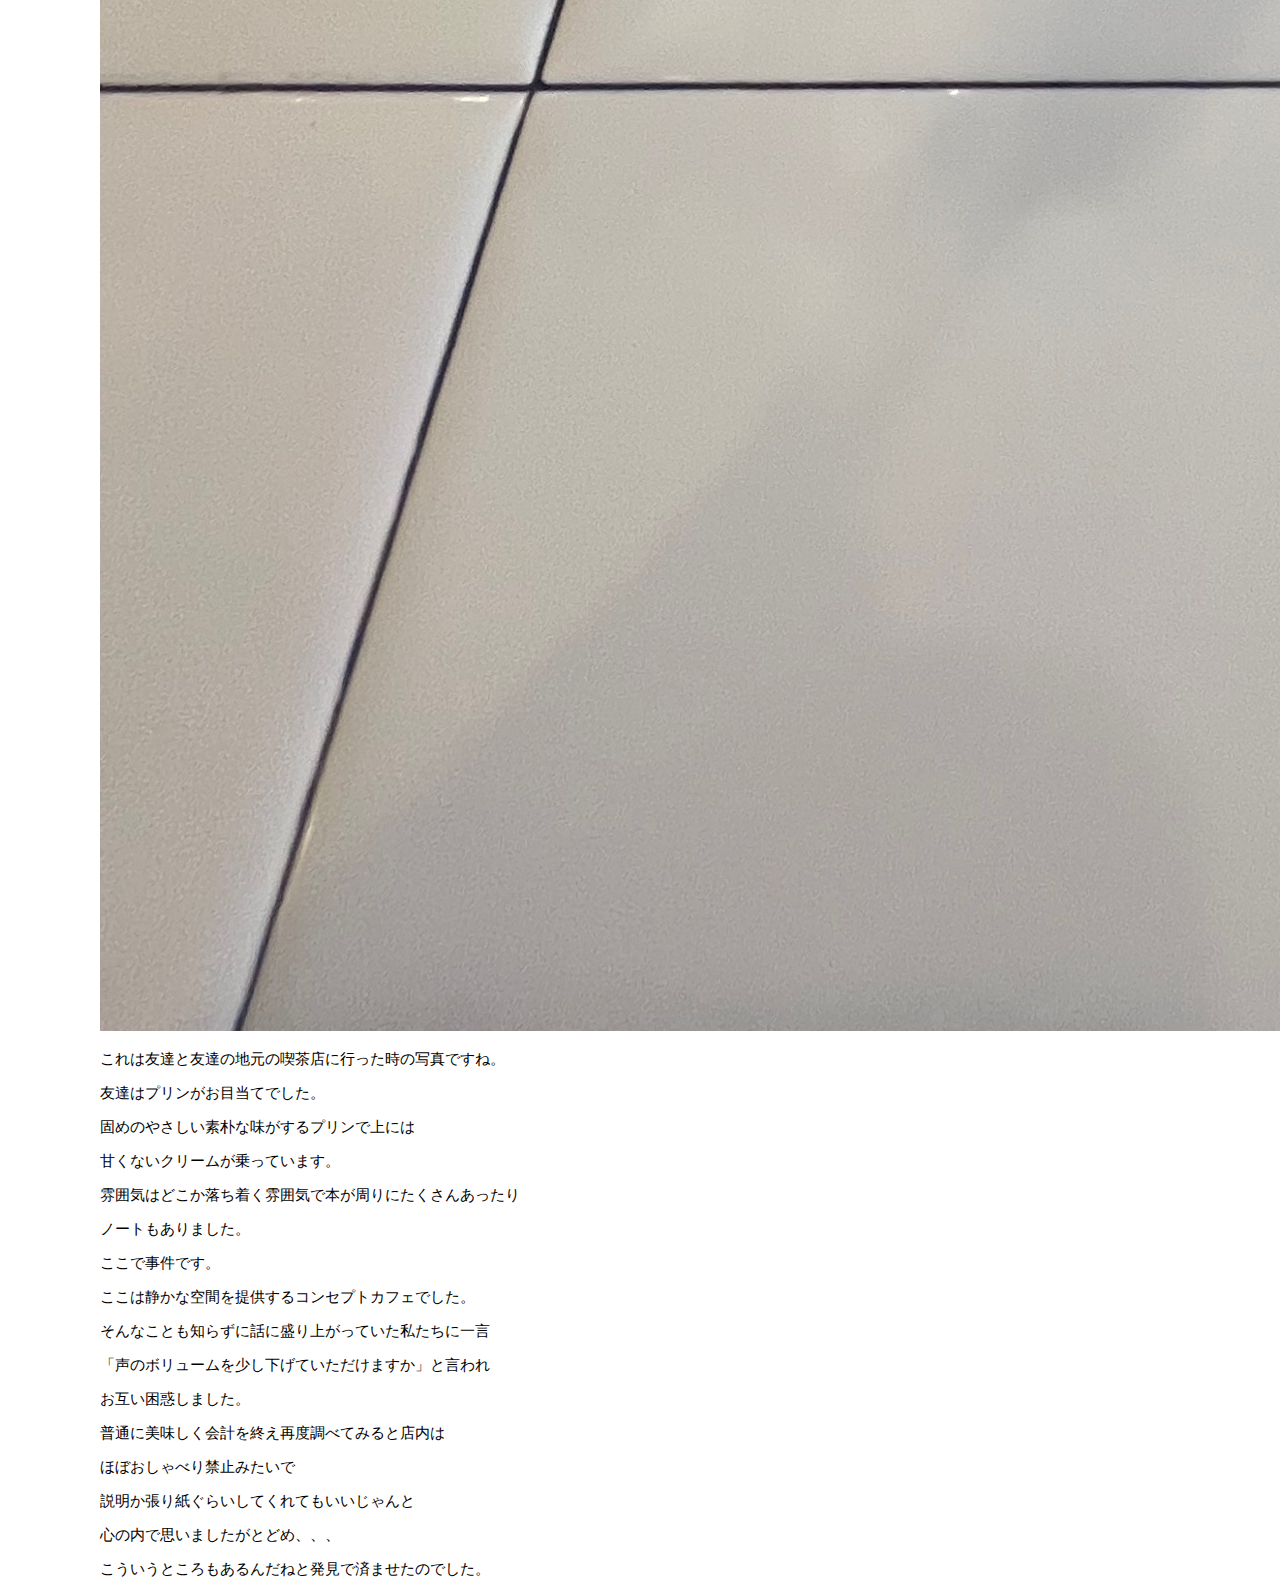
<file: portfolio/detail_purin.html>
<!DOCTYPE html>
<html>
  <head>
    <title>今を見つめる</title>
    <meta charset="UTF-8">
    <meta name="description" content="滝沢未来のポートフォリオ">
    <meta name="viewport" content="width=device-width,initial-scale1,0">
    <link rel="stylesheet" href="style.css">
  </head>
  <body>
    <main>
      <article>
        <div class="back">
          <a href="hobby.html"><img src="images/backbutton.png"></a>
        </div>

        <div class="detail">
          <p>これは、難あり</p>

         <div class="detail-img">
           <img src="images/purin.jpeg" alt="">
         </div>
         
        </div>

        <div class="detail-description">
          <p>これは友達と友達の地元の喫茶店に行った時の写真ですね。</p>
          <p>友達はプリンがお目当てでした。</p>
          <p>固めのやさしい素朴な味がするプリンで上には</p>
          <p>  甘くないクリームが乗っています。</p>
          <p>雰囲気はどこか落ち着く雰囲気で本が周りにたくさんあったり
          <p>ノートもありました。</p>

          <div class="hobby-space">
            <p>ここで事件です。</p>
            <p>ここは静かな空間を提供するコンセプトカフェでした。</p>
            <p>そんなことも知らずに話に盛り上がっていた私たちに一言</p>
            <p>「声のボリュームを少し下げていただけますか」と言われ</p>
            <p>お互い困惑しました。</p>
          </div>

          <div class="hobby-space">
            <p>普通に美味しく会計を終え再度調べてみると店内は</p>
            <p>ほぼおしゃべり禁止みたいで</p>
            <p>説明か張り紙ぐらいしてくれてもいいじゃんと
            <p>心の内で思いましたがとどめ、、、
            </p>
          </div>

          <div class="hobby-space">
            <p>こういうところもあるんだねと発見で済ませたのでした。</p>
          </div>

        </div>

      </article>
    </main>
  </body>
</file>
<file: myportfolio/style.css>
*{
  box-sizing: border-box;
}
p{
  font-size: 15px;
}
body{
  max-width: 1080px;
  margin: 0 auto 0 auto;
  font-family: "Source Sans Pro", "Hiragino kaku Gothic ProN", Meiryo, Arial, sans-serif;
}


#textbox {
  width: 400px;
  height: 700px;
  top: 30px;
  background: linear-gradient(
    to bottom,
  rgba(255, 255, 255, 0.9),
  rgba(255, 255, 255, 0.0)
  );
  position: absolute;
  right: 230px;
  padding: 20px;
}

#textbox h1 {
  font-size: 50px;
  writing-mode: vertical-rl;
  letter-spacing: 0.5em;
  margin-left: auto;
  margin-top: 100px;
}

h1 {
  animation: fade-in 4s;
  animation-fill-mode: forwards;
}

@keyframes fade-in {
  from {
    opacity: 0;
  }
  to {
    opacity: 1;
  }
}


#main-background {
  text-align: right;
}


#main-background img {
 width: 729px;
 height: 2000px;
}


#image-main img {
  position: absolute;
  top: 200px;
  margin-left: 40px;
  width: 731px;
  height: 532px;
}

#image-city img {
  position: absolute;
  top: 1300px;
  margin-left: 60px;
  width: 817px;
  height: 587px;
}



.title {
  text-align: center;
  font-size: 25px;
  letter-spacing: 0.5em; 
  margin-top: 100px;
}


.description {
  margin-left: 200px;
  letter-spacing: 0.5em;
  line-height: 5.0em;
  margin-top: 100px;
  position: relative;
}

.description p {
  font-size: 20px;
}

#more {
  position: relative; 
}
#more img {
  width: 500px;
  margin-top: -300px;
  margin-left: 560px;
}

#more .more-btn {
  position: absolute;
  width: 120px;
  height: 40px;
  display: block;
  right: 0;
  margin-right: 140px;
  margin-top: -190px;
  text-indent: -9999px;
  cursor: pointer;
  z-index: 10;
}

#catchphrase {
  margin-top: 700px;  
}

.text-indent {
  text-indent: 18em;
}
#catchphrase1 {
  position: relative;
}

#catchphrase1::after{
content: "";
  height: 500px;
  width: 500px;
  right: 0;
  margin-top: -790px;
  position: absolute;
  background-size: contain;
  background-image: url(images/circle-S.jpg);
}

#catchphrase1 h2 {
  writing-mode: horizontal-tb;
  font-weight:bold;
  font-size: 50px;
  letter-spacing: 0.7em;
}


#catchphrase1h3 {
  margin-left: 50px;
  margin-top: 200px;
}

 h3 {
  font-size: 40px;
  font-weight: bold;
  letter-spacing: 0.7em;
}


#catchphrase1h4 {
  position: relative;
  height: 800px;
  padding-left: 310px;
  margin-top: 200px;
}

#catchphrase1h4::before {
  content: "";
  height: 700px;
  width: 700px;
  left: 0;
  bottom: -50px;
  position: absolute;
  background-size: contain;
  background-image: url(images/circle-M.jpg);

}

 h4 {
  font-size: 35px;
  font-weight: bold;
  letter-spacing: 0.7em;
}


#catchphrase2 {
text-align: center;
}
#catchphrase2  img{
  margin-top: 70px;
  width: 800px;

}

#catchphrase2 h1 {
   writing-mode: horizontal-tb;
   margin-left: 50px;
   font-size: 50px;
   letter-spacing: 0.5em;  
}

#child-description {
  margin-top: 400px;
  width: 50%;
  text-align: center;
}

#child-description h2 {
  font-weight: lighter;
  letter-spacing: 59%;
  padding-bottom: 30px;
}

#child-description p {
  letter-spacing: 20%;
  line-height: 40px;
  text-align: center;
  position: relative;
}

#content-child img {
  display: block;
  width: 50%;
  margin-left: auto;
  margin-top: -450px;
  position: relative;
}


#now-description {
  width: 500px;
  position: relative;
  margin-left: 600px;
  text-align: center; 
  margin-top: 400px;
  letter-spacing: 20%;
  line-height: 40px;
}

#now-description::before {
  content: "";
  position: absolute;
  left: -200px;
  width: 300px;
  height: 600px;
  z-index: -1;
  background-image: url(images/background.png);
}

#content-now img {
  margin-top: -500px;
  width: 400px;
  margin-left: 90px;
}

.phrase {
  text-align: center;
  font-size: 30px;
  margin: 400px 0;
}

.phrase h2{
 font-weight: lighter;
}

.phrase.we{
  letter-spacing: 0.1em;
}

.phrase.now {
  letter-spacing: 1em;
}

#about-money {
  padding-top: 150px;
}
#ab-description {
  position: relative;
  text-align: center;
  padding-top: 80px;
  height: 900px;
  padding-top: 10px;
  line-height: 150px;
  letter-spacing: 70%;
}

#ab-description::before{
  content: "";
  height: 900px;
  width: 900px;
  bottom: 150px;
  left: 0;
  z-index: -1;
  background-repeat: no-repeat;
  position: absolute;
  background-size: contain;
  background-image: url(images/job.jpg)
}

#ab-description p {
  font-size: 22px;
}

#flex {
  display: flex;
}

#flex img{
 width: 200px;
 margin-left: 40px;
}

#text {
  margin-left: 200px;
}

#star {
  text-align: center;
  margin-top: 70px;
 
}

/* hobby html */
.back {
  margin-top: 50px;
}
.back img{
   width: 50px;
}

#hobby {
  text-align: center;
  position: relative;
}
#hobby::before {
  content: "";
   width: 400px;
  height: 700px;
  top: 30px;
  background: linear-gradient(
    to bottom,
  rgba(255, 255, 255, 0.5),
  rgba(255, 255, 255, 0.0)
  );
  position: absolute;
  right: 230px;
  padding: 20px;
}

#hobby img {
  width: 600px;
  height: 800px;
  left: 50%;
  transform: translate(-50%);
  top: 0;
  margin-top: -70px;
  position: absolute;
  z-index: -1;
}

.hobby-space {
  margin-bottom: 50px;
}

#hobby-content {
  margin-bottom: 200px;
  position: relative;
}

#hobby-content::after {
  content: "";
  width: 400px;
  height: 400px;
  position: absolute;
  left: 50%;
  transform: translate(-50%);
  top: 40px;
  background-image: url(images/background.png);
  z-index: -1;
}

#decoration {
  position: relative;
}

#decoration h2{
  background-color: darkgray;
  width: fit-content;
  margin-left: 20px;
  margin-bottom: 50px;
}

.content {
  display: flex;
  margin-bottom: 80px;
  justify-content: space-evenly;
}

.width{
  width: 300px;
  height: 200px;
}

.width img{
  width: 100%;
  height: 200px;
  object-fit: cover;
}

.width h2 {
  text-align: center;
}

.width:hover {
  opacity: 0.7;
}

.width a {
  text-decoration: none;
}

a:link {
  color: black;
}

a:hover {
  color: brown;
}

a:visited {
  color: darkgray;
}

.detail {
  margin-top: 60px;
  text-align: center;
}
.detail::before {
  content: "";
  width: 800px;
  height: 300px;
  left: 50%;
  transform: translate(-50%);
  margin-top: 140px;
  position: absolute;
  background-image: url(images/backgroud2.jpg);
  z-index: -1;
  background-repeat: no-repeat;
}

.detail p {
  font-size: 20px;
  letter-spacing: 0.15em;
}
.detail-img {
  width: 600px;
  height: 400px;
  margin: 0 auto;
  margin-top: 40px;

}

.detail-img img {
  width: 100%;
  height: 400px;
  object-fit: cover;
}

.detail-description {
  margin-top: 100px;
  margin-left: 242px;
  margin-bottom: 150px;
}
.detail-description p{
  font-size: 20px;
  letter-spacing: 0.25em;
}

.hobby-space{
  margin-top: 70px;
}
</file>
<file: portfolio/style.css>
*{
  box-sizing: border-box;
}
p{
  font-size: 15px;
}
body{
  max-width: 1080px;
  margin: 0 auto 0 auto;
  font-family: "Source Sans Pro", "Hiragino kaku Gothic ProN", Meiryo, Arial, sans-serif;
}


#textbox {
  width: 400px;
  height: 700px;
  top: 30px;
  background: linear-gradient(
    to bottom,
  rgba(255, 255, 255, 0.9),
  rgba(255, 255, 255, 0.0)
  );
  position: absolute;
  right: 230px;
  padding: 20px;
}

#textbox h1 {
  font-size: 50px;
  writing-mode: vertical-rl;
  letter-spacing: 0.5em;
  margin-left: auto;
  margin-top: 100px;
}

#main-background {
  text-align: right;
}


#main-background img {
 width: 729px;
 height: 2000px;
}


#image-main img {
  position: absolute;
  top: 200px;
  margin-left: 40px;
}

#image-city img {
  position: absolute;
  top: 1300px;
  margin-left: 60px;
}



.title {
  text-align: center;
  font-size: 25px;
  letter-spacing: 0.5em; 
  margin-top: 100px;
}


.description {
  margin-left: 200px;
  letter-spacing: 0.5em;
  line-height: 5.0em;
  margin-top: 100px;
  position: relative;
}

.description p {
  font-size: 20px;
}

#more {
  text-align: right;
}
#more img {
  width: 500px;
  margin-top: -300px;
}

#imagescs img{
  display: block;
  margin-left: auto;
  margin-top: 150px;
  width: 500px;
}

#catchphrase1 {
  margin-top: 100px;
}

#catchphrase1 h2 {
  writing-mode: horizontal-tb;
  font-weight:bold;
  font-size: 50px;
  letter-spacing: 0.7em;
}

#h2 {
  margin-left: 300px;
}

#catchphrase1h3 {
  margin-left: 50px;
  margin-top: 200px;
}
#catchphrase1 h3 {
  font-size: 40px;
  font-weight: bold;
  letter-spacing: 0.7em;
}

#h3 {
  margin-left: 400px;
}

#catchphrase1h4 {
  position: relative;
  height: 800px;
  margin-left: 350px;
  margin-top: 200px;
  padding-left: 54px;
}

#catchphrase1h4::before {
  content: "";
  height: 700px;
  width: 700px;
  margin-left: -500px;
  bottom: 30px;
  position: absolute;
  background-size: contain;
  background-image: url(images/circle\ M.jpg);

}

#catchphrase1 h4 {
  font-size: 35px;
  font-weight: bold;
  letter-spacing: 0.7em;
}

#h4 {
  margin-left: 200px;
}

#catchphrase2 {
text-align: center;
}
#catchphrase2  img{
  margin-top: 70px;
  width: 800px;

}

#catchphrase2 h1 {
   writing-mode: horizontal-tb;
   margin-left: 50px;
   font-size: 50px;
   letter-spacing: 0.5em;  
}

#child-description {
  margin-top: 400px;
  width: 50%;
  text-align: center;
}

#child-description h2 {
  font-weight: lighter;
  letter-spacing: 59%;
  padding-bottom: 30px;
}

#child-description p {
  letter-spacing: 20%;
  line-height: 40px;
  text-align: center;
  position: relative;
}

#content-child img {
  display: block;
  width: 50%;
  margin-left: auto;
  margin-top: -450px;
  position: relative;
}


#now-description {
  width: 500px;
  position: relative;
  margin-left: 600px;
  text-align: center; 
  margin-top: 400px;
  letter-spacing: 20%;
  line-height: 40px;
}

#now-description::before {
  content: "";
  position: absolute;
  left: -200px;
  width: 300px;
  height: 600px;
  z-index: -1;
  background-image: url(images/background.png);
}

#content-now img {
  margin-top: -500px;
  width: 400px;
  margin-left: 90px;
}

.phrase {
  text-align: center;
  font-size: 30px;
  margin: 400px 0;
}

.phrase h2{
 font-weight: lighter;
}

#about-money {
  padding-top: 150px;
}
#ab-description {
  position: relative;
  text-align: center;
  padding-top: 80px;
  height: 900px;
  padding-top: 10px;
  line-height: 150px;
  letter-spacing: 70%;
}

#ab-description::before{
  content: "";
  height: 900px;
  width: 900px;
  bottom: 150px;
  left: 0;
  z-index: -1;
  background-repeat: no-repeat;
  position: absolute;
  background-size: contain;
  background-image: url(images/job.jpg)
}

#ab-description p {
  font-size: 22px;
}

#flex {
  display: flex;
}

#flex img{
 width: 200px;
 margin-left: 40px;
}

#text {
  margin-left: 200px;
}

#star {
  text-align: center;
  margin-top: 70px;
 
}
</file>
<file: ポートフォリオ/style.css>
*{
  box-sizing: border-box;
}
p{
  font-size: 15px;
}
body{
  max-width: 1080px;
  margin: 0 auto 0 auto;
  font-family: "Source Sans Pro", "Hiragino kaku Gothic ProN", Meiryo, Arial, sans-serif;
}


#textbox {
  width: 400px;
  height: 700px;
  top: 30px;
  background: linear-gradient(
    to bottom,
  rgba(255, 255, 255, 0.9),
  rgba(255, 255, 255, 0.0)
  );
  position: absolute;
  right: 230px;
  padding: 20px;
}

#textbox h1 {
  font-size: 50px;
  writing-mode: vertical-rl;
  letter-spacing: 0.5em;
  margin-left: auto;
  margin-top: 100px;
}

#main-background {
  text-align: right;
}


#main-background img {
 width: 729px;
 height: 2000px;
}


#image-main img {
  position: absolute;
  top: 200px;
  margin-left: 40px;
}

#image-city img {
  position: absolute;
  top: 1300px;
  margin-left: 60px;
}



.title {
  text-align: center;
  font-size: 25px;
  letter-spacing: 0.5em; 
  margin-top: 100px;
}


.description {
  margin-left: 200px;
  letter-spacing: 0.5em;
  line-height: 5.0em;
  margin-top: 100px;
  position: relative;
}

.description p {
  font-size: 20px;
}

#more {
  text-align: right;
}
#more img {
  width: 500px;
  margin-top: -300px;
}

#imagescs img{
  display: block;
  margin-left: auto;
  margin-top: 150px;
  width: 500px;
}

#catchphrase1 {
  margin-top: 100px;
}

#catchphrase1 h2 {
  writing-mode: horizontal-tb;
  font-weight:bold;
  font-size: 50px;
  letter-spacing: 0.7em;
}

#h2 {
  margin-left: 300px;
}

#catchphrase1h3 {
  margin-left: 50px;
  margin-top: 200px;
}
#catchphrase1 h3 {
  font-size: 40px;
  font-weight: bold;
  letter-spacing: 0.7em;
}

#h3 {
  margin-left: 400px;
}

#catchphrase1h4 {
  position: relative;
  height: 800px;
  margin-left: 350px;
  margin-top: 200px;
  padding-left: 54px;
}

#catchphrase1h4::before {
  content: "";
  height: 700px;
  width: 700px;
  margin-left: -500px;
  bottom: 30px;
  position: absolute;
  background-size: contain;
  background-image: url(images/circle\ M.jpg);

}

#catchphrase1 h4 {
  font-size: 35px;
  font-weight: bold;
  letter-spacing: 0.7em;
}

#h4 {
  margin-left: 200px;
}

#catchphrase2 {
text-align: center;
}
#catchphrase2  img{
  margin-top: 70px;
  width: 800px;

}

#catchphrase2 h1 {
   writing-mode: horizontal-tb;
   margin-left: 50px;
   font-size: 50px;
   letter-spacing: 0.5em;  
}

#child-description {
  margin-top: 400px;
  width: 50%;
  text-align: center;
}

#child-description h2 {
  font-weight: lighter;
  letter-spacing: 59%;
  padding-bottom: 30px;
}

#child-description p {
  letter-spacing: 20%;
  line-height: 40px;
  text-align: center;
  position: relative;
}

#content-child img {
  display: block;
  width: 50%;
  margin-left: auto;
  margin-top: -450px;
  position: relative;
}


#now-description {
  width: 500px;
  position: relative;
  margin-left: 600px;
  text-align: center; 
  margin-top: 400px;
  letter-spacing: 20%;
  line-height: 40px;
}

#now-description::before {
  content: "";
  position: absolute;
  left: -200px;
  width: 300px;
  height: 600px;
  z-index: -1;
  background-image: url(images/background.png);
}

#content-now img {
  margin-top: -500px;
  width: 400px;
  margin-left: 90px;
}

.phrase {
  text-align: center;
  font-size: 30px;
  margin: 400px 0;
}

.phrase h2{
 font-weight: lighter;
}

#about-money {
  padding-top: 150px;
}
#ab-description {
  position: relative;
  text-align: center;
  padding-top: 80px;
  height: 900px;
  padding-top: 10px;
  line-height: 150px;
  letter-spacing: 70%;
}

#ab-description::before{
  content: "";
  height: 900px;
  width: 900px;
  bottom: 150px;
  left: 0;
  z-index: -1;
  background-repeat: no-repeat;
  position: absolute;
  background-size: contain;
  background-image: url(images/job.jpg)
}

#ab-description p {
  font-size: 22px;
}

#flex {
  display: flex;
}

#flex img{
 width: 200px;
 margin-left: 40px;
}

#text {
  margin-left: 200px;
}

#star {
  text-align: center;
  margin-top: 70px;
 
}
</file>
<file: portfolio/portfolio/style.css>
*{
  box-sizing: border-box;
}
p{
  font-size: 15px;
}
body{
  max-width: 1080px;
  margin: 0 auto 0 auto;
  font-family: "Source Sans Pro", "Hiragino kaku Gothic ProN", Meiryo, Arial, sans-serif;
}


#textbox {
  width: 400px;
  height: 700px;
  top: 30px;
  background: linear-gradient(
    to bottom,
  rgba(255, 255, 255, 0.9),
  rgba(255, 255, 255, 0.0)
  );
  position: absolute;
  right: 230px;
  padding: 20px;
}

#textbox h1 {
  font-size: 50px;
  writing-mode: vertical-rl;
  letter-spacing: 0.5em;
  margin-left: auto;
  margin-top: 100px;
}

#main-background {
  text-align: right;
}


#main-background img {
 width: 729px;
 height: 2000px;
}


#image-main img {
  position: absolute;
  top: 200px;
  margin-left: 40px;
}

#image-city img {
  position: absolute;
  top: 1300px;
  margin-left: 60px;
}



.title {
  text-align: center;
  font-size: 25px;
  letter-spacing: 0.5em; 
  margin-top: 100px;
}


.description {
  margin-left: 200px;
  letter-spacing: 0.5em;
  line-height: 5.0em;
  margin-top: 100px;
  position: relative;
}

.description p {
  font-size: 20px;
}

#more {
  position: relative; 
}
#more img {
  width: 500px;
  margin-top: -300px;
  margin-left: 560px;
}

#more .more-btn {
  position: absolute;
  width: 120px;
  height: 40px;
  display: block;
  right: 0;
  margin-right: 140px;
  margin-top: -190px;
  text-indent: -9999px;
  cursor: pointer;
  z-index: 10;
}

#catchphrase {
  margin-top: 700px;  
}

.text-indent {
  text-indent: 18em;
}
#catchphrase1 {
  position: relative;
}

#catchphrase1::after{
content: "";
  height: 500px;
  width: 500px;
  right: 0;
  margin-top: -790px;
  position: absolute;
  background-size: contain;
  background-image: url(images/circle-S.jpg);
}

#catchphrase1 h2 {
  writing-mode: horizontal-tb;
  font-weight:bold;
  font-size: 50px;
  letter-spacing: 0.7em;
}


#catchphrase1h3 {
  margin-left: 50px;
  margin-top: 200px;
}

 h3 {
  font-size: 40px;
  font-weight: bold;
  letter-spacing: 0.7em;
}


#catchphrase1h4 {
  position: relative;
  height: 800px;
  padding-left: 310px;
  margin-top: 200px;
}

#catchphrase1h4::before {
  content: "";
  height: 700px;
  width: 700px;
  left: 0;
  bottom: -50px;
  position: absolute;
  background-size: contain;
  background-image: url(images/circle-M.jpg);

}

 h4 {
  font-size: 35px;
  font-weight: bold;
  letter-spacing: 0.7em;
}


#catchphrase2 {
text-align: center;
}
#catchphrase2  img{
  margin-top: 70px;
  width: 800px;

}

#catchphrase2 h1 {
   writing-mode: horizontal-tb;
   margin-left: 50px;
   font-size: 50px;
   letter-spacing: 0.5em;  
}

#child-description {
  margin-top: 400px;
  width: 50%;
  text-align: center;
}

#child-description h2 {
  font-weight: lighter;
  letter-spacing: 59%;
  padding-bottom: 30px;
}

#child-description p {
  letter-spacing: 20%;
  line-height: 40px;
  text-align: center;
  position: relative;
}

#content-child img {
  display: block;
  width: 50%;
  margin-left: auto;
  margin-top: -450px;
  position: relative;
}


#now-description {
  width: 500px;
  position: relative;
  margin-left: 600px;
  text-align: center; 
  margin-top: 400px;
  letter-spacing: 20%;
  line-height: 40px;
}

#now-description::before {
  content: "";
  position: absolute;
  left: -200px;
  width: 300px;
  height: 600px;
  z-index: -1;
  background-image: url(images/background.png);
}

#content-now img {
  margin-top: -500px;
  width: 400px;
  margin-left: 90px;
}

.phrase {
  text-align: center;
  font-size: 30px;
  margin: 400px 0;
}

.phrase h2{
 font-weight: lighter;
}

.phrase.we{
  letter-spacing: 0.1em;
}

.phrase.now {
  letter-spacing: 1em;
}

#about-money {
  padding-top: 150px;
}
#ab-description {
  position: relative;
  text-align: center;
  padding-top: 80px;
  height: 900px;
  padding-top: 10px;
  line-height: 150px;
  letter-spacing: 70%;
}

#ab-description::before{
  content: "";
  height: 900px;
  width: 900px;
  bottom: 150px;
  left: 0;
  z-index: -1;
  background-repeat: no-repeat;
  position: absolute;
  background-size: contain;
  background-image: url(images/job.jpg)
}

#ab-description p {
  font-size: 22px;
}

#flex {
  display: flex;
}

#flex img{
 width: 200px;
 margin-left: 40px;
}

#text {
  margin-left: 200px;
}

#star {
  text-align: center;
  margin-top: 70px;
 
}

/* hobby html */
.back {
  margin-top: 50px;
}
.back img{
   width: 50px;
}

#hobby {
  text-align: center;
  position: relative;
}
#hobby::before {
  content: "";
   width: 400px;
  height: 700px;
  top: 30px;
  background: linear-gradient(
    to bottom,
  rgba(255, 255, 255, 0.5),
  rgba(255, 255, 255, 0.0)
  );
  position: absolute;
  right: 230px;
  padding: 20px;
}

#hobby img {
  width: 600px;
  height: 800px;
  left: 50%;
  transform: translate(-50%);
  top: 0;
  margin-top: -70px;
  position: absolute;
  z-index: -1;
}

.hobby-space {
  margin-bottom: 50px;
}

#decoration {
  position: relative;
}

#decoration h2{
  background-color: darkgray;
  width: fit-content;
}

#decoration::after{
  content: "";
  width: 400px;
  height: 400px;
  position: absolute;
  left: 50%;
  transform: translate(-50%);
  margin-top: 40px;
  background-image: url(images/background.png);
  z-index: -1;
}

.width{
  width: 300px;
  height: 200px;
}
.width img{
  width: 100%;
  height: 200px;
  object-fit: cover;
}

.content {
  display: flex;
  margin-bottom: 80px;
}

.width h2 {
  text-align: center;
}

.content.top {
  justify-content: space-evenly;
}

.content.bottom{
  justify-content: space-evenly;
  margin-bottom: 200px;
}
</file>
